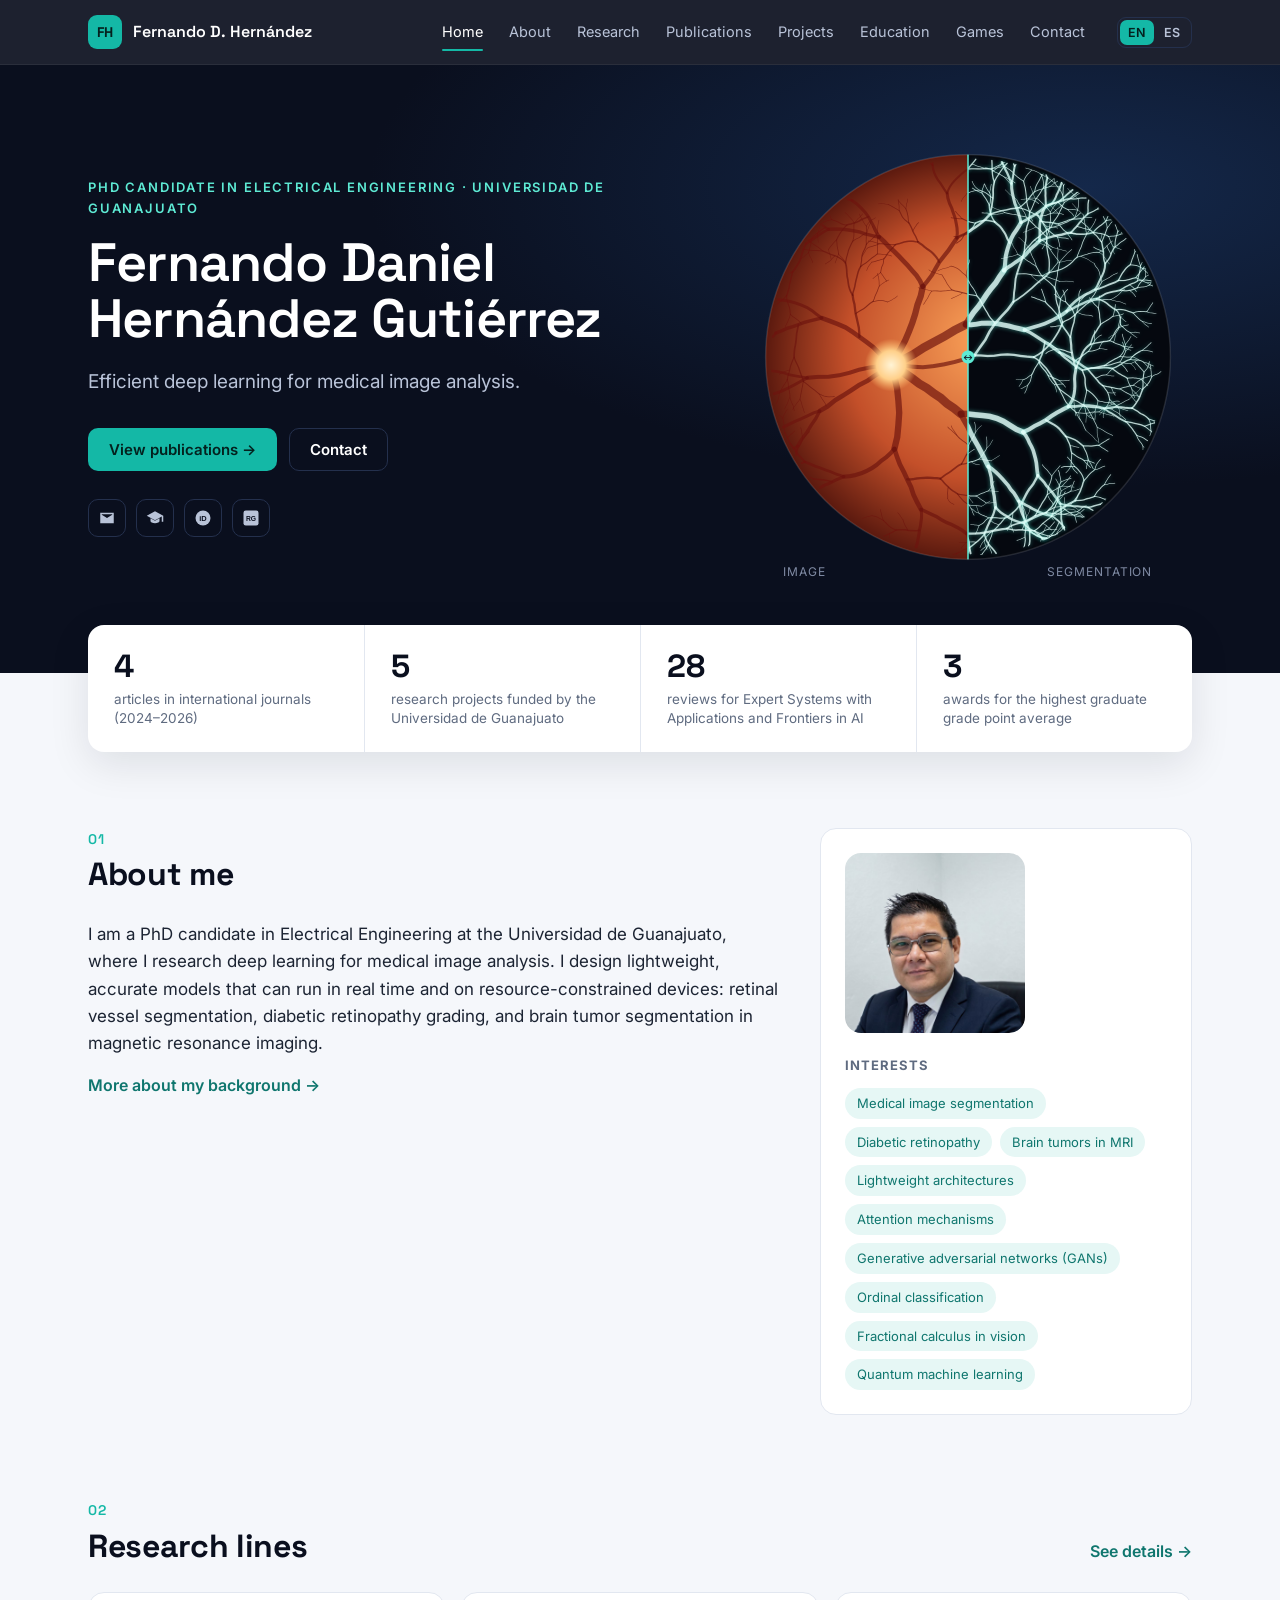
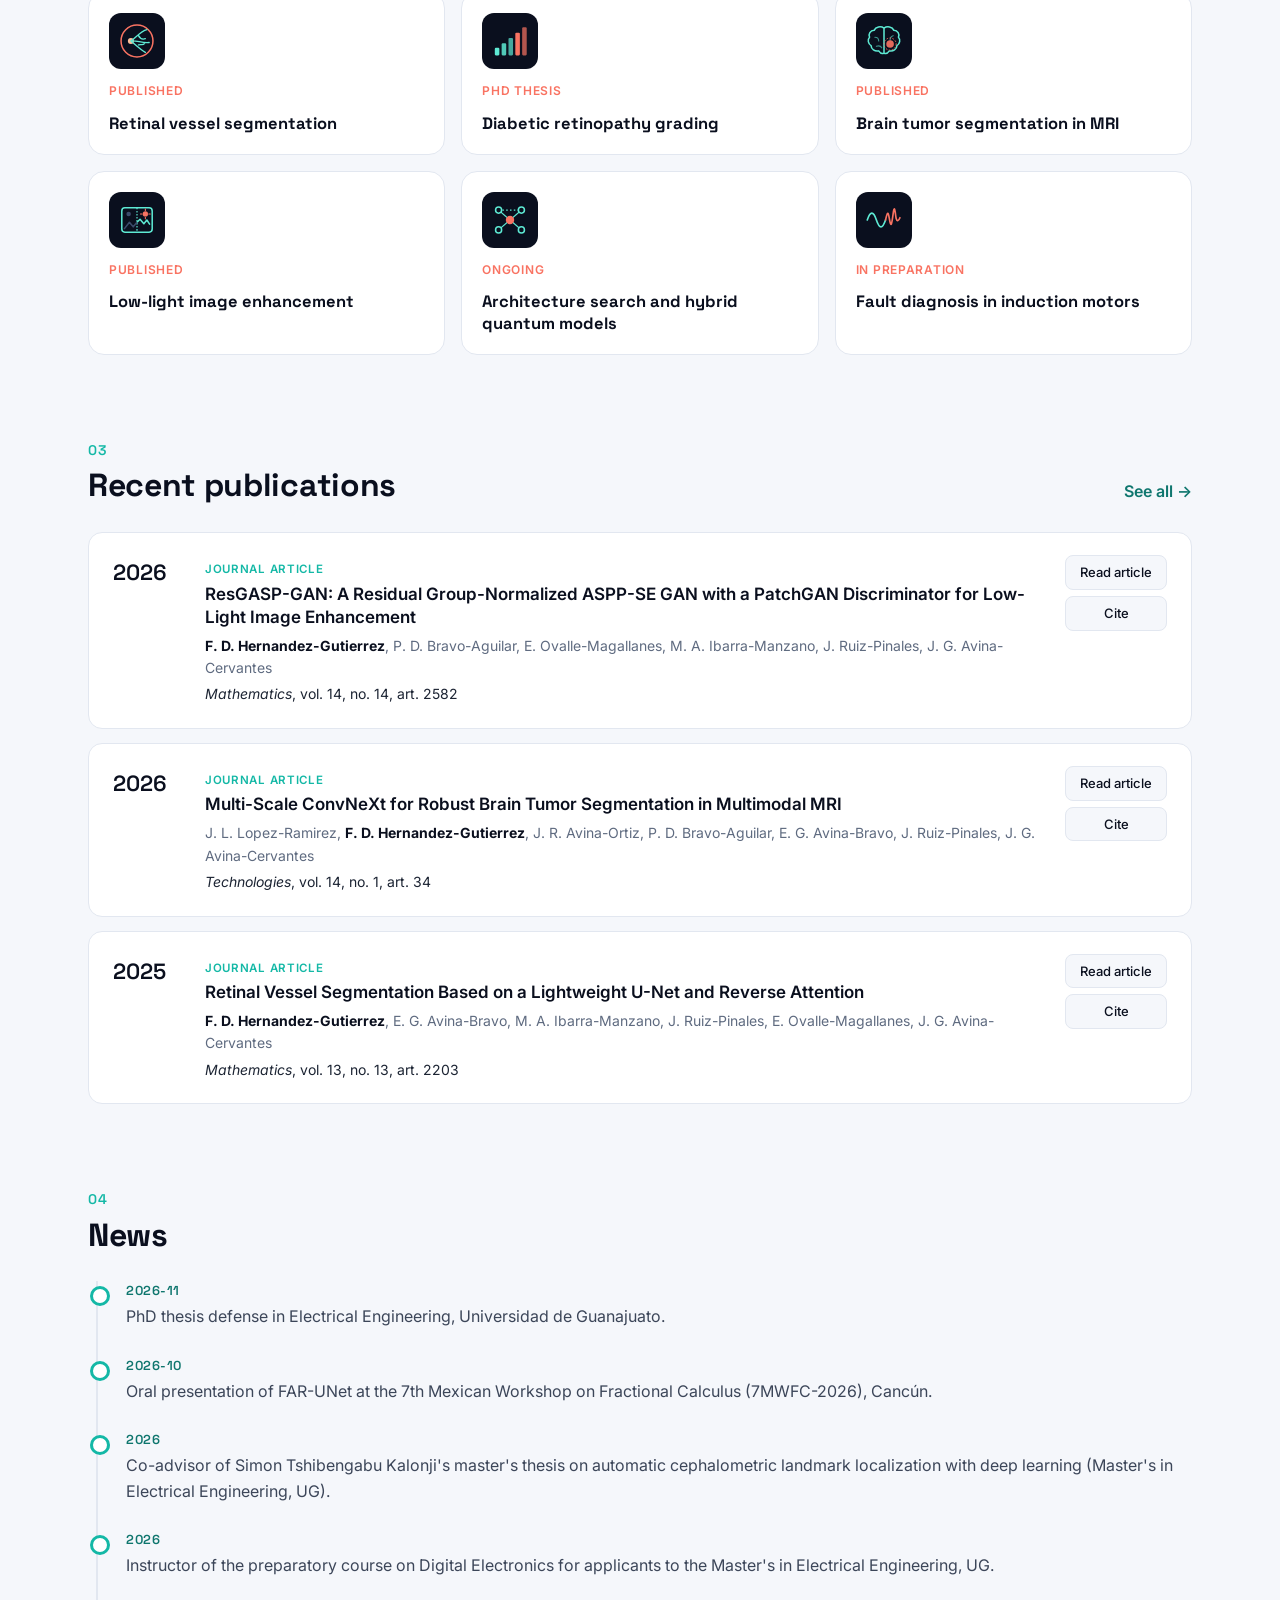
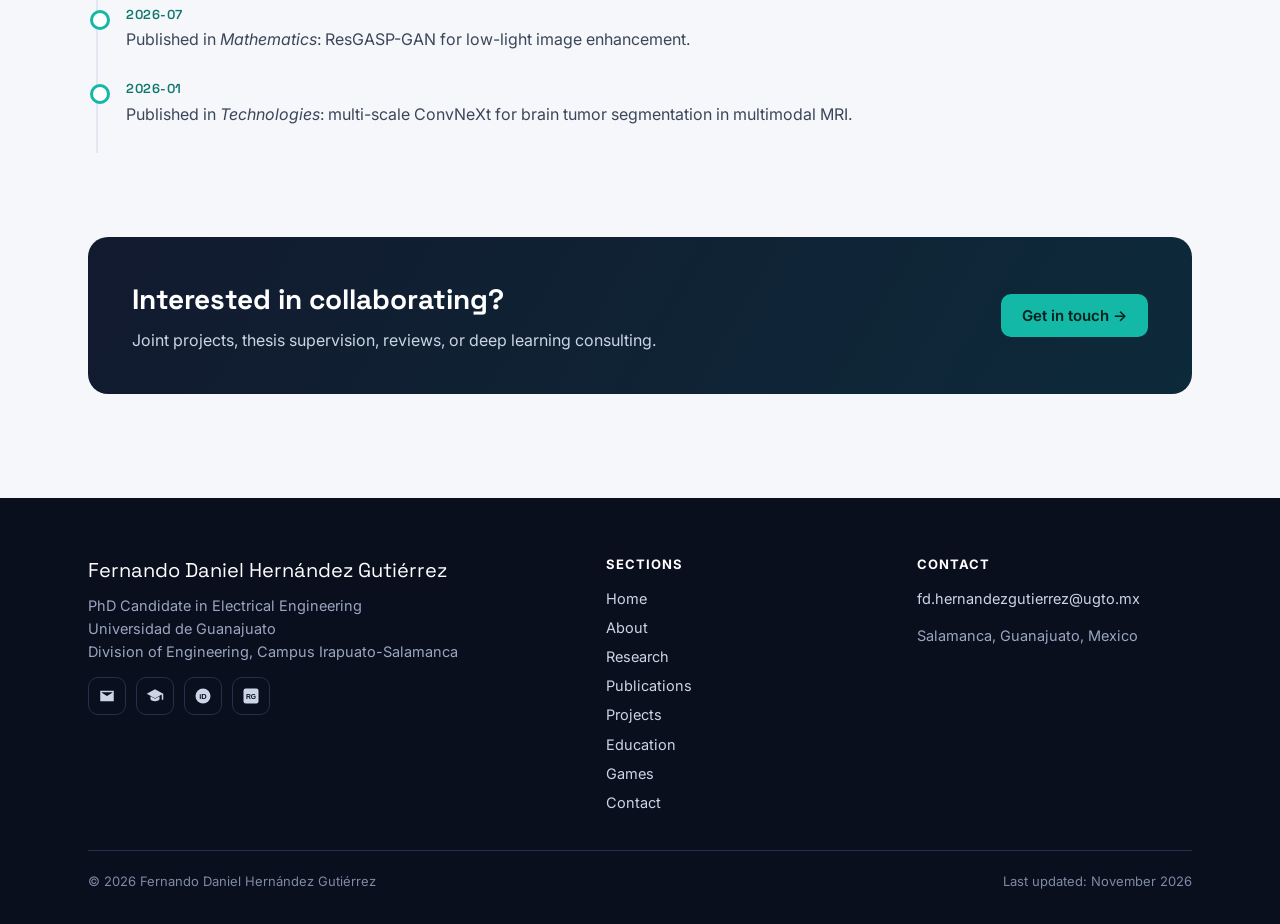
<file: index.html>
<!DOCTYPE html>
<html lang="en">
<head>
<meta charset="utf-8">
<meta name="viewport" content="width=device-width, initial-scale=1">
<title data-es="Fernando D. Hernández · Visión por computadora y aprendizaje profundo">Fernando D. Hernández · Computer Vision and Deep Learning</title>
<meta name="description" content="Deep learning research for medical imaging: retinal vessels, diabetic retinopathy, and brain tumors in MRI. Universidad de Guanajuato." data-es-content="Investigación en aprendizaje profundo para imágenes médicas: vasos retinales, retinopatía diabética y tumores cerebrales en resonancia magnética. Universidad de Guanajuato.">
<meta property="og:title" content="Fernando Daniel Hernández Gutiérrez · Research">
<meta property="og:description" content="Efficient deep learning for medical image analysis.">
<meta property="og:type" content="website">
<link rel="icon" href="assets/img/favicon.svg" type="image/svg+xml">
<link rel="preconnect" href="https://fonts.googleapis.com">
<link rel="preconnect" href="https://fonts.gstatic.com" crossorigin>
<link href="https://fonts.googleapis.com/css2?family=Inter:wght@400;500;600&family=Space+Grotesk:wght@500;600;700&display=swap" rel="stylesheet">
<link rel="stylesheet" href="assets/css/estilos.css">
<script type="application/ld+json">
{
  "@context": "https://schema.org",
  "@type": "Person",
  "name": "Fernando Daniel Hernández Gutiérrez",
  "jobTitle": "PhD Candidate in Electrical Engineering",
  "affiliation": { "@type": "CollegeOrUniversity", "name": "Universidad de Guanajuato" },
  "sameAs": ["https://orcid.org/0000-0001-9807-4048", "https://scholar.google.com/citations?user=Qr4X01QAAAAJ", "https://www.researchgate.net/profile/Fernando-Hernandez-Gutierrez"]
}
</script>
</head>
<body data-pagina="inicio">
<a class="saltar" href="#contenido" data-es="Saltar al contenido">Skip to content</a>
<div id="barra"></div>

<header class="portada">
  <div class="ancho">
    <div>
      <p class="sobretitulo" id="sobretitulo"></p>
      <h1 id="nombre"></h1>
      <p class="lema" id="lema"></p>
      <div class="botones">
        <a class="btn prim" href="publicaciones.html" data-es="Ver publicaciones →">View publications →</a>
        <a class="btn sec" href="contacto.html" data-es="Contacto">Contact</a>
      </div>
      <div class="redes" id="redes"></div>
    </div>
    <div class="lienzo" id="lienzo" title="Move the cursor to compare the image and its segmentation" data-es-title="Mueva el cursor para comparar imagen y segmentación">
      <canvas id="retina" width="880" height="880" role="img" aria-label="Illustration: retinal fundus image and its blood vessel segmentation" data-es-aria-label="Ilustración: fondo de retina y su segmentación de vasos sanguíneos"></canvas>
      <span class="rotulo r1" data-es="Imagen">Image</span><span class="rotulo r2" data-es="Segmentación">Segmentation</span>
    </div>
  </div>
</header>

<div class="cifras"><div class="ancho"><div class="rejilla" id="cifras"></div></div></div>

<main id="contenido">
  <section class="seccion">
    <div class="ancho dos-col">
      <div>
        <div class="cabeza"><div><span class="num">01</span><h2 data-es="Sobre mí">About me</h2></div></div>
        <div class="texto-largo" id="resumen"></div>
        <a class="mas" href="sobre-mi.html" data-es="Más sobre mi trayectoria →">More about my background →</a>
      </div>
      <div class="tarjeta perfil-inicio">
        <div class="foto foto-mini" id="foto"></div>
        <h4 data-es="Intereses">Interests</h4>
        <div class="pildoras" id="intereses"></div>
      </div>
    </div>
  </section>

  <section class="seccion">
    <div class="ancho">
      <div class="cabeza">
        <div><span class="num">02</span><h2 data-es="Líneas de investigación">Research lines</h2></div>
        <a class="mas" href="investigacion.html" data-es="Ver detalle →">See details →</a>
      </div>
      <div class="lineas-mini" id="lineas-mini"></div>
    </div>
  </section>

  <section class="seccion">
    <div class="ancho">
      <div class="cabeza">
        <div><span class="num">03</span><h2 data-es="Publicaciones recientes">Recent publications</h2></div>
        <a class="mas" href="publicaciones.html" data-es="Ver todas →">See all →</a>
      </div>
      <div class="pubs" id="recientes"></div>
    </div>
  </section>

  <section class="seccion">
    <div class="ancho">
      <div class="cabeza"><div><span class="num">04</span><h2 data-es="Noticias">News</h2></div></div>
      <ul class="cronologia" id="cronologia"></ul>

      <div class="cta">
        <div>
          <h2 data-es="¿Le interesa colaborar?">Interested in collaborating?</h2>
          <p data-es="Proyectos conjuntos, dirección de tesis, revisiones o asesoría en aprendizaje profundo.">Joint projects, thesis supervision, reviews, or deep learning consulting.</p>
        </div>
        <a class="btn prim" href="contacto.html" data-es="Escribirme →">Get in touch →</a>
      </div>
    </div>
  </section>
</main>

<div id="pie"></div>
<script src="assets/js/datos.js"></script>
<script src="assets/js/datos-en.js"></script>
<script src="assets/js/sitio.js"></script>
<script src="assets/js/retina.js"></script>
</body>
</html>
</file>
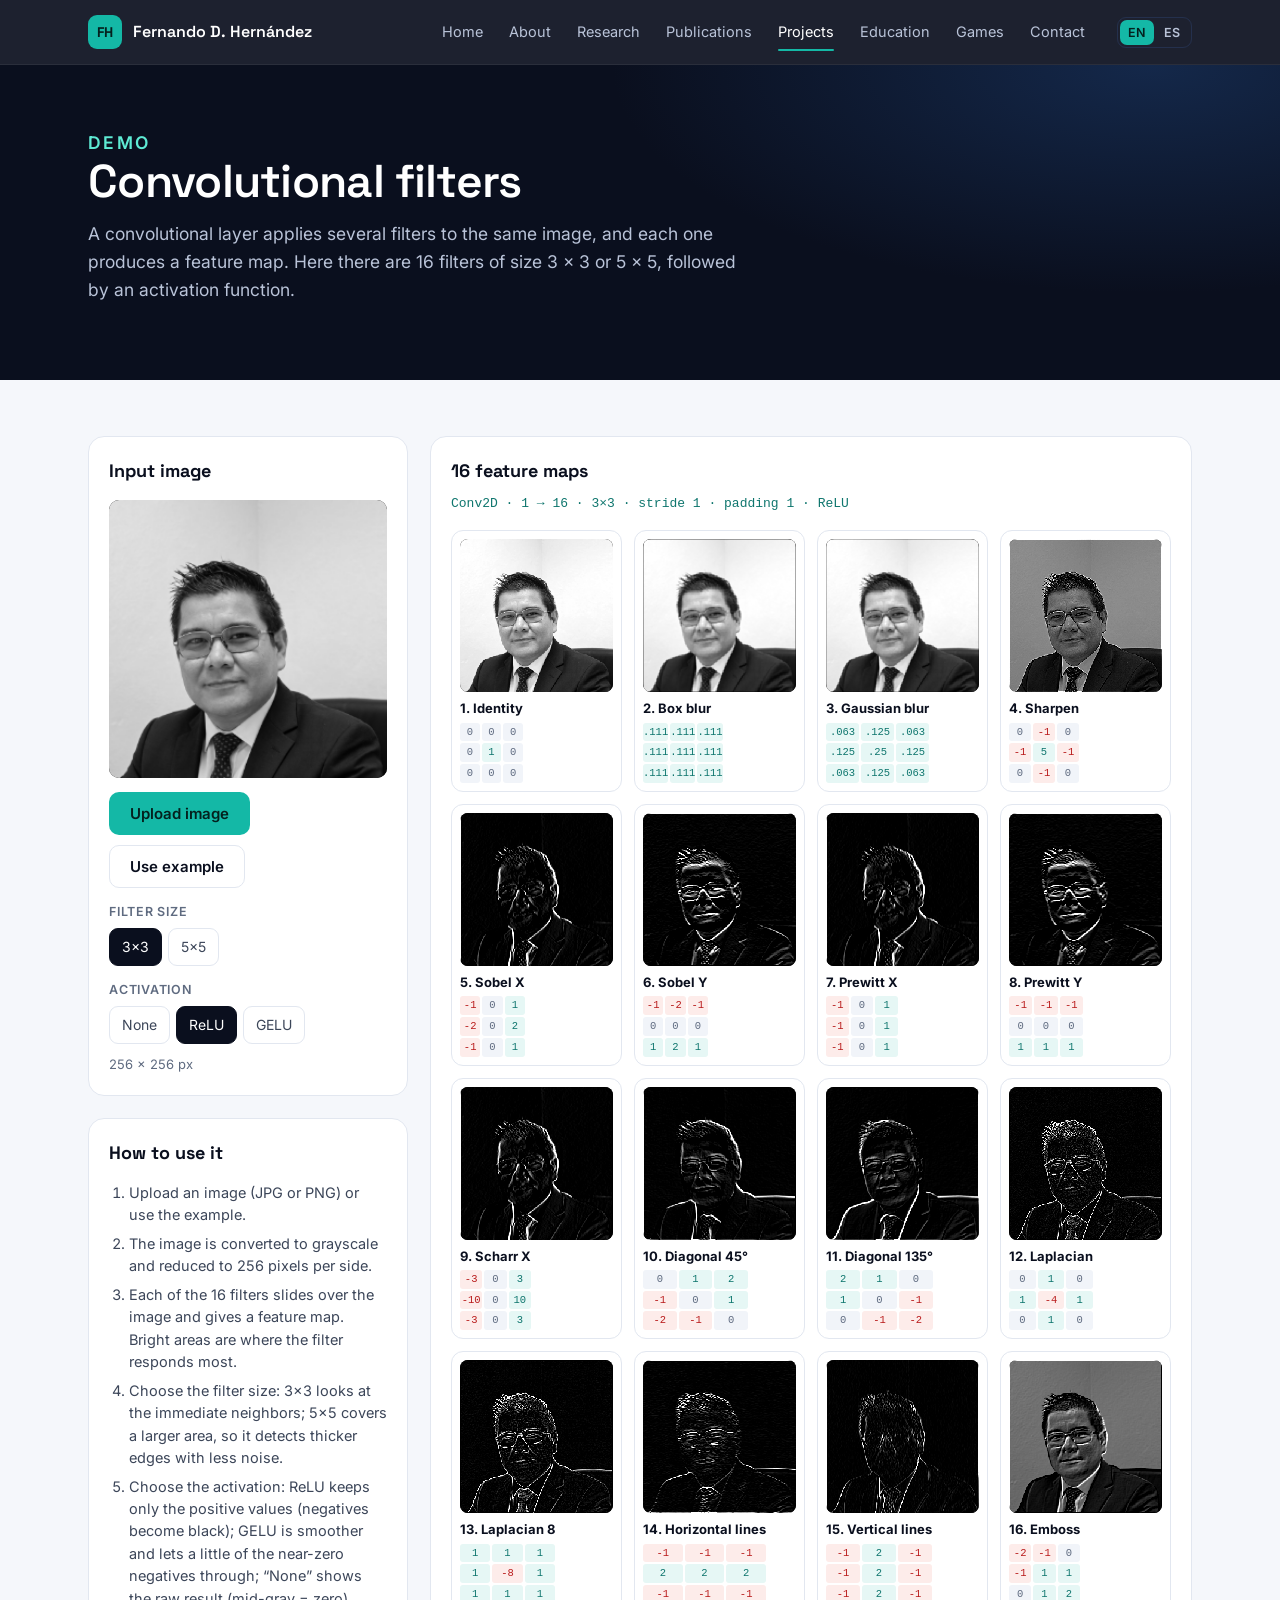
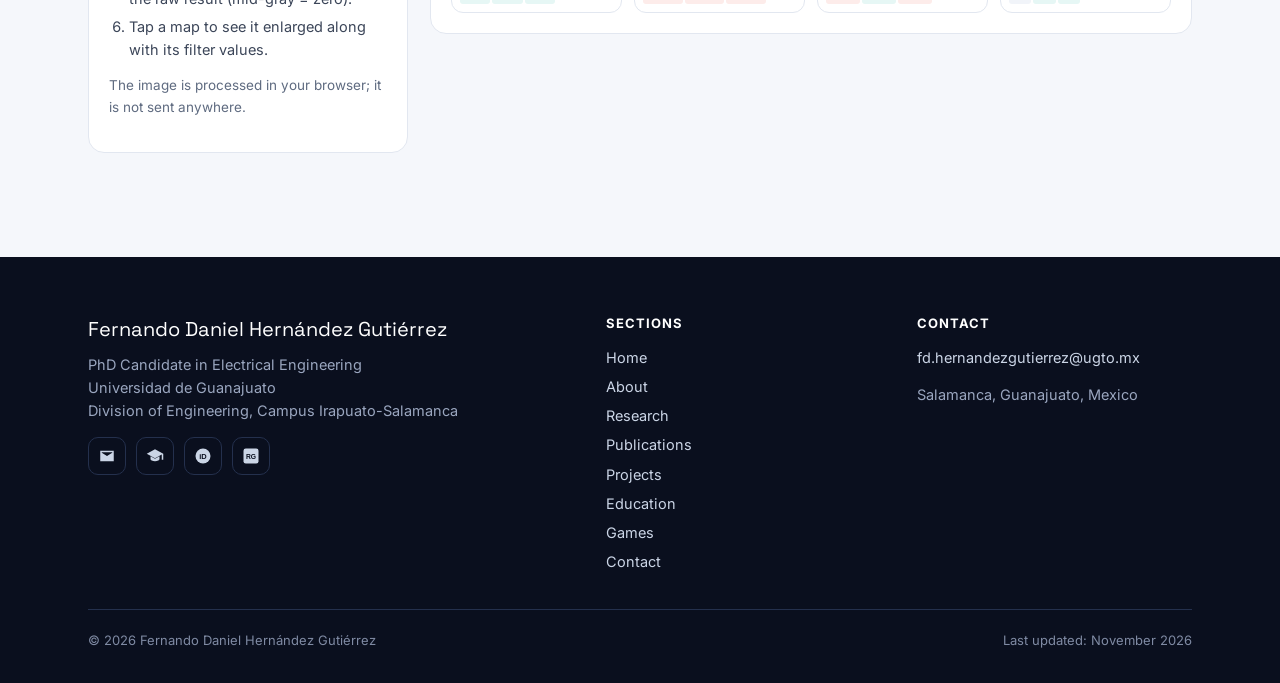
<file: convolucion/index.html>
<!DOCTYPE html>
<html lang="en">
<head>
<meta charset="utf-8">
<meta name="viewport" content="width=device-width, initial-scale=1">
<title data-es="Filtros convolucionales · Fernando D. Hernández">Convolutional Filters · Fernando D. Hernández</title>
<meta name="description" content="Upload an image and see the 16 feature maps produced by a convolutional layer with 3×3 or 5×5 filters and ReLU or GELU activation." data-es-content="Suba una imagen y vea los 16 mapas de características que produce una capa convolucional con filtros de 3×3 o 5×5 y activación ReLU o GELU.">
<link rel="icon" href="../assets/img/favicon.svg" type="image/svg+xml">
<link rel="preconnect" href="https://fonts.googleapis.com">
<link rel="preconnect" href="https://fonts.gstatic.com" crossorigin>
<link href="https://fonts.googleapis.com/css2?family=Inter:wght@400;500;600&family=Space+Grotesk:wght@500;600;700&display=swap" rel="stylesheet">
<link rel="stylesheet" href="../assets/css/estilos.css">
<link rel="stylesheet" href="convolucion.css">
</head>
<body data-pagina="convolucion" data-menu="proyectos" data-raiz="../">
<a class="saltar" href="#contenido" data-es="Saltar al contenido">Skip to content</a>
<div id="barra"></div>

<header class="cabecera-pagina">
  <div class="ancho">
    <p class="sobretitulo" data-es="Demostración">Demo</p>
    <h1 data-es="Filtros convolucionales">Convolutional filters</h1>
    <p data-es="Una capa convolucional aplica varios filtros a la misma imagen; cada uno produce un mapa de características. Aquí son 16 filtros de 3 × 3 o de 5 × 5, seguidos de una función de activación.">A convolutional layer applies several filters to the same image, and each one produces a feature map. Here there are 16 filters of size 3 × 3 or 5 × 5, followed by an activation function.</p>
  </div>
</header>

<main id="contenido">
  <section class="seccion primera">
    <div class="ancho">
      <div class="conv">
        <div class="conv-entrada">
          <div class="conv-panel">
            <h3 data-es="Imagen de entrada">Input image</h3>
            <canvas id="entrada" width="256" height="256" aria-label="Input image in grayscale" data-es-aria-label="Imagen de entrada en escala de grises"></canvas>
            <div class="botones">
              <label class="btn prim" for="archivo" data-es="Subir imagen">Upload image</label>
              <button type="button" class="btn claro" id="ejemplo" data-es="Usar ejemplo">Use example</button>
            </div>
            <input type="file" id="archivo" accept="image/*" hidden>
            <fieldset class="conv-grupo">
              <legend data-es="Tamaño del filtro">Filter size</legend>
              <label><input type="radio" name="tamano" value="3" checked> 3×3</label>
              <label><input type="radio" name="tamano" value="5"> 5×5</label>
            </fieldset>
            <fieldset class="conv-grupo">
              <legend data-es="Activación">Activation</legend>
              <label><input type="radio" name="activacion" value="ninguna"> <span data-es="Ninguna">None</span></label>
              <label><input type="radio" name="activacion" value="relu" checked> ReLU</label>
              <label><input type="radio" name="activacion" value="gelu"> GELU</label>
            </fieldset>
            <p class="conv-dato" id="dato"></p>
          </div>

          <div class="conv-panel conv-ayuda">
            <h3 data-es="Cómo usarlo">How to use it</h3>
            <ol>
              <li data-es="Suba una imagen (JPG o PNG) o use el ejemplo.">Upload an image (JPG or PNG) or use the example.</li>
              <li data-es="La imagen se pasa a escala de grises y se reduce a 256 píxeles por lado.">The image is converted to grayscale and reduced to 256 pixels per side.</li>
              <li data-es="Cada uno de los 16 filtros recorre la imagen y da un mapa de características. Las zonas claras son donde el filtro responde más.">Each of the 16 filters slides over the image and gives a feature map. Bright areas are where the filter responds most.</li>
              <li data-es="Elija el tamaño del filtro: 3×3 mira a los vecinos inmediatos; 5×5 abarca una zona más grande, así que detecta bordes más gruesos y con menos ruido.">Choose the filter size: 3×3 looks at the immediate neighbors; 5×5 covers a larger area, so it detects thicker edges with less noise.</li>
              <li data-es="Elija la activación: ReLU deja solo los valores positivos (lo negativo queda en negro); GELU es más suave y deja pasar un poco de los negativos cercanos a cero; «Ninguna» muestra el resultado tal cual (gris medio = cero).">Choose the activation: ReLU keeps only the positive values (negatives become black); GELU is smoother and lets a little of the near-zero negatives through; “None” shows the raw result (mid-gray = zero).</li>
              <li data-es="Toque un mapa para verlo en grande junto con los valores de su filtro.">Tap a map to see it enlarged along with its filter values.</li>
            </ol>
            <p class="nota" data-es="La imagen se procesa en su navegador; no se envía a ningún lado.">The image is processed in your browser; it is not sent anywhere.</p>
          </div>
        </div>

        <div class="conv-salida">
          <div class="conv-panel">
            <h3 data-es="16 mapas de características">16 feature maps</h3>
            <p class="conv-capa" id="capa">Conv2D · 1 → 16 · 3×3 · stride 1 · padding 1 · ReLU</p>
            <div class="conv-mapas" id="mapas"></div>
          </div>
        </div>
      </div>
    </div>
  </section>
</main>

<dialog class="conv-detalle" id="detalle">
  <form method="dialog"><button class="conv-cerrar" aria-label="Close" data-es-aria-label="Cerrar">×</button></form>
  <h3 id="detalle-titulo"></h3>
  <div class="conv-detalle-cuerpo">
    <canvas id="detalle-mapa" width="256" height="256"></canvas>
    <div>
      <p class="conv-dato" data-es="Valores del filtro">Filter values</p>
      <div class="conv-kernel grande" id="detalle-kernel"></div>
      <p class="conv-dato" id="detalle-texto"></p>
    </div>
  </div>
</dialog>

<div id="pie"></div>
<script src="../assets/js/datos.js"></script>
<script src="../assets/js/datos-en.js"></script>
<script src="../assets/js/sitio.js"></script>
<script src="convolucion.js"></script>
</body>
</html>
</file>
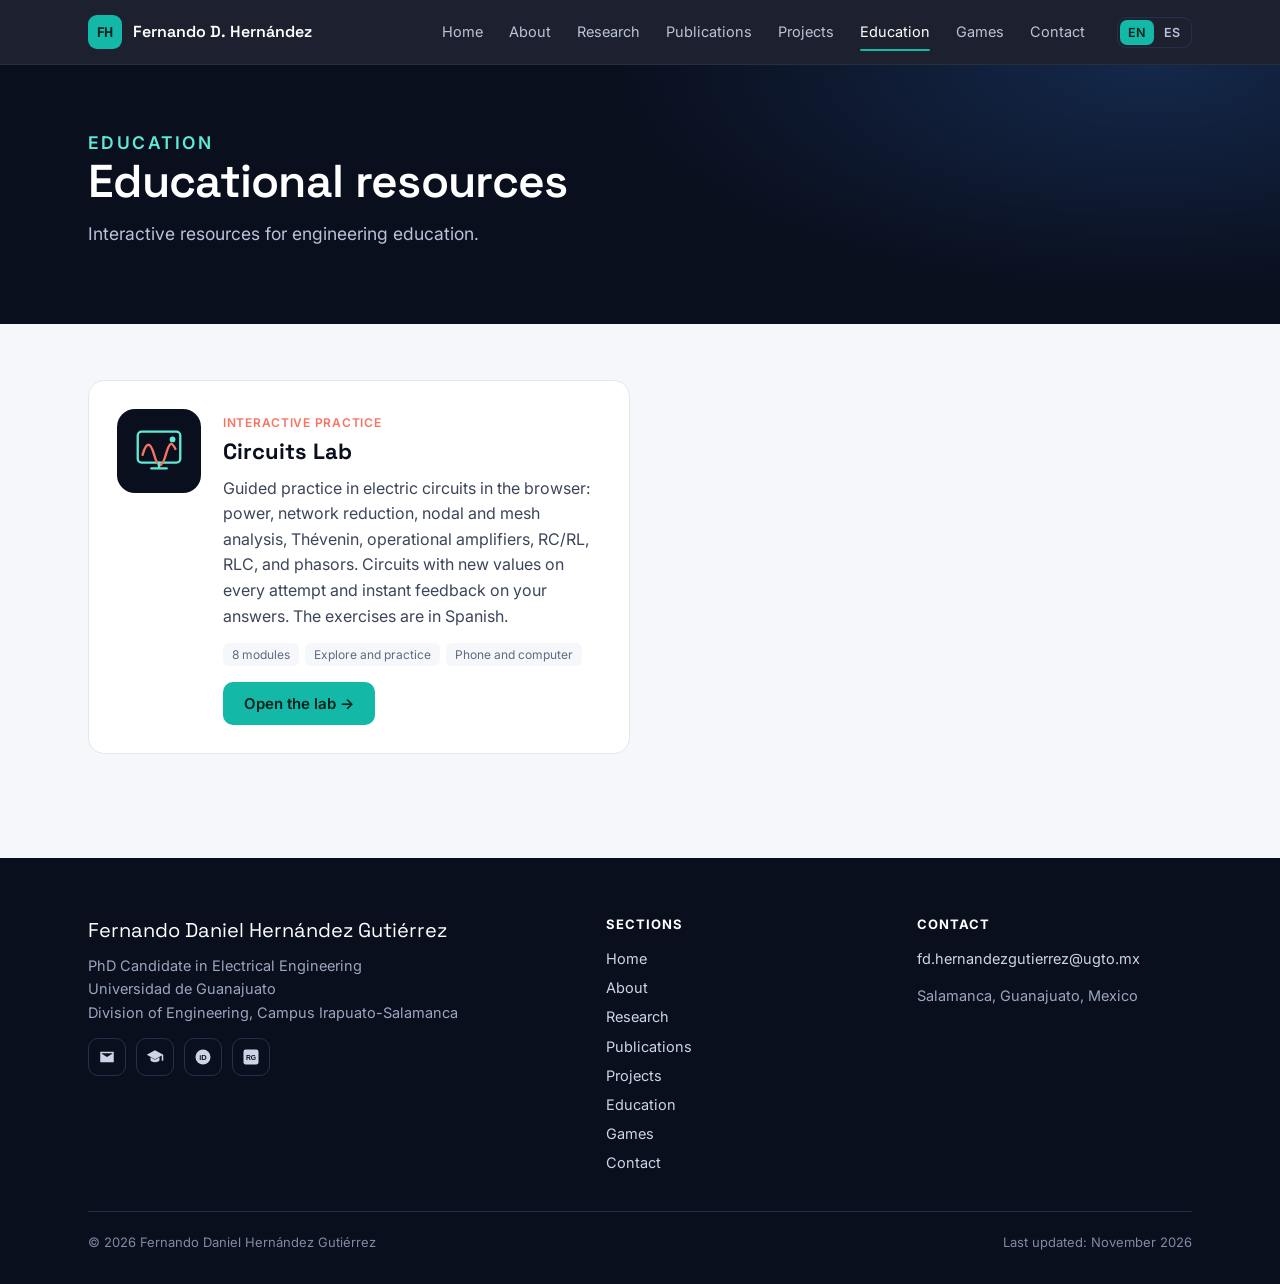
<file: educacion/index.html>
<!DOCTYPE html>
<html lang="en">
<head>
<meta charset="utf-8">
<meta name="viewport" content="width=device-width, initial-scale=1">
<title data-es="Educación · Fernando D. Hernández">Education · Fernando D. Hernández</title>
<meta name="description" content="Interactive resources for engineering education: the Circuits Lab in the browser." data-es-content="Recursos interactivos para la enseñanza de la ingeniería: Laboratorio de Circuitos en el navegador.">
<link rel="icon" href="../assets/img/favicon.svg" type="image/svg+xml">
<link rel="preconnect" href="https://fonts.googleapis.com">
<link rel="preconnect" href="https://fonts.gstatic.com" crossorigin>
<link href="https://fonts.googleapis.com/css2?family=Inter:wght@400;500;600&family=Space+Grotesk:wght@500;600;700&display=swap" rel="stylesheet">
<link rel="stylesheet" href="../assets/css/estilos.css">
</head>
<body data-pagina="educacion" data-raiz="../">
<a class="saltar" href="#contenido" data-es="Saltar al contenido">Skip to content</a>
<div id="barra"></div>

<header class="cabecera-pagina">
  <div class="ancho">
    <p class="sobretitulo" data-es="Educación">Education</p>
    <h1 data-es="Material educativo">Educational resources</h1>
    <p data-es="Recursos interactivos para la enseñanza de la ingeniería.">Interactive resources for engineering education.</p>
  </div>
</header>

<main id="contenido">
  <section class="seccion primera">
    <div class="ancho">
      <div class="recursos">
        <article class="recurso">
          <div class="ilus">
            <svg viewBox="0 0 60 60" aria-hidden="true">
              <rect x="8" y="10" width="44" height="32" rx="4" fill="none" stroke="#5eead4" stroke-width="2.4"/>
              <path d="M13 34c4-14 8-14 12 0s8 14 12 0 6-14 10-6" fill="none" stroke="#f97362" stroke-width="2.4" stroke-linecap="round"/>
              <path d="M22 48h16M30 42v6" stroke="#5eead4" stroke-width="2.4" stroke-linecap="round"/>
              <circle cx="44" cy="18" r="3" fill="#5eead4"/>
            </svg>
          </div>
          <div>
            <span class="estado" data-es="Práctica interactiva">Interactive practice</span>
            <h3 data-es="Laboratorio de Circuitos">Circuits Lab</h3>
            <p data-es="Práctica guiada de circuitos eléctricos en el navegador: potencia, reducción de redes, nodos y mallas, Thévenin, amplificador operacional, RC/RL, RLC y fasores. Circuitos con valores nuevos en cada intento y revisión inmediata de tus respuestas.">Guided practice in electric circuits in the browser: power, network reduction, nodal and mesh analysis, Thévenin, operational amplifiers, RC/RL, RLC, and phasors. Circuits with new values on every attempt and instant feedback on your answers. The exercises are in Spanish.</p>
            <div class="tags"><span data-es="8 módulos">8 modules</span><span data-es="Explorar y practicar">Explore and practice</span><span data-es="Celular y computadora">Phone and computer</span></div>
            <div class="botones"><a class="btn prim" href="laboratorio-circuitos/index.html" data-es="Abrir laboratorio →">Open the lab →</a></div>
          </div>
        </article>
      </div>
    </div>
  </section>
</main>

<div id="pie"></div>
<script src="../assets/js/datos.js"></script>
<script src="../assets/js/datos-en.js"></script>
<script src="../assets/js/sitio.js"></script>
</body>
</html>
</file>
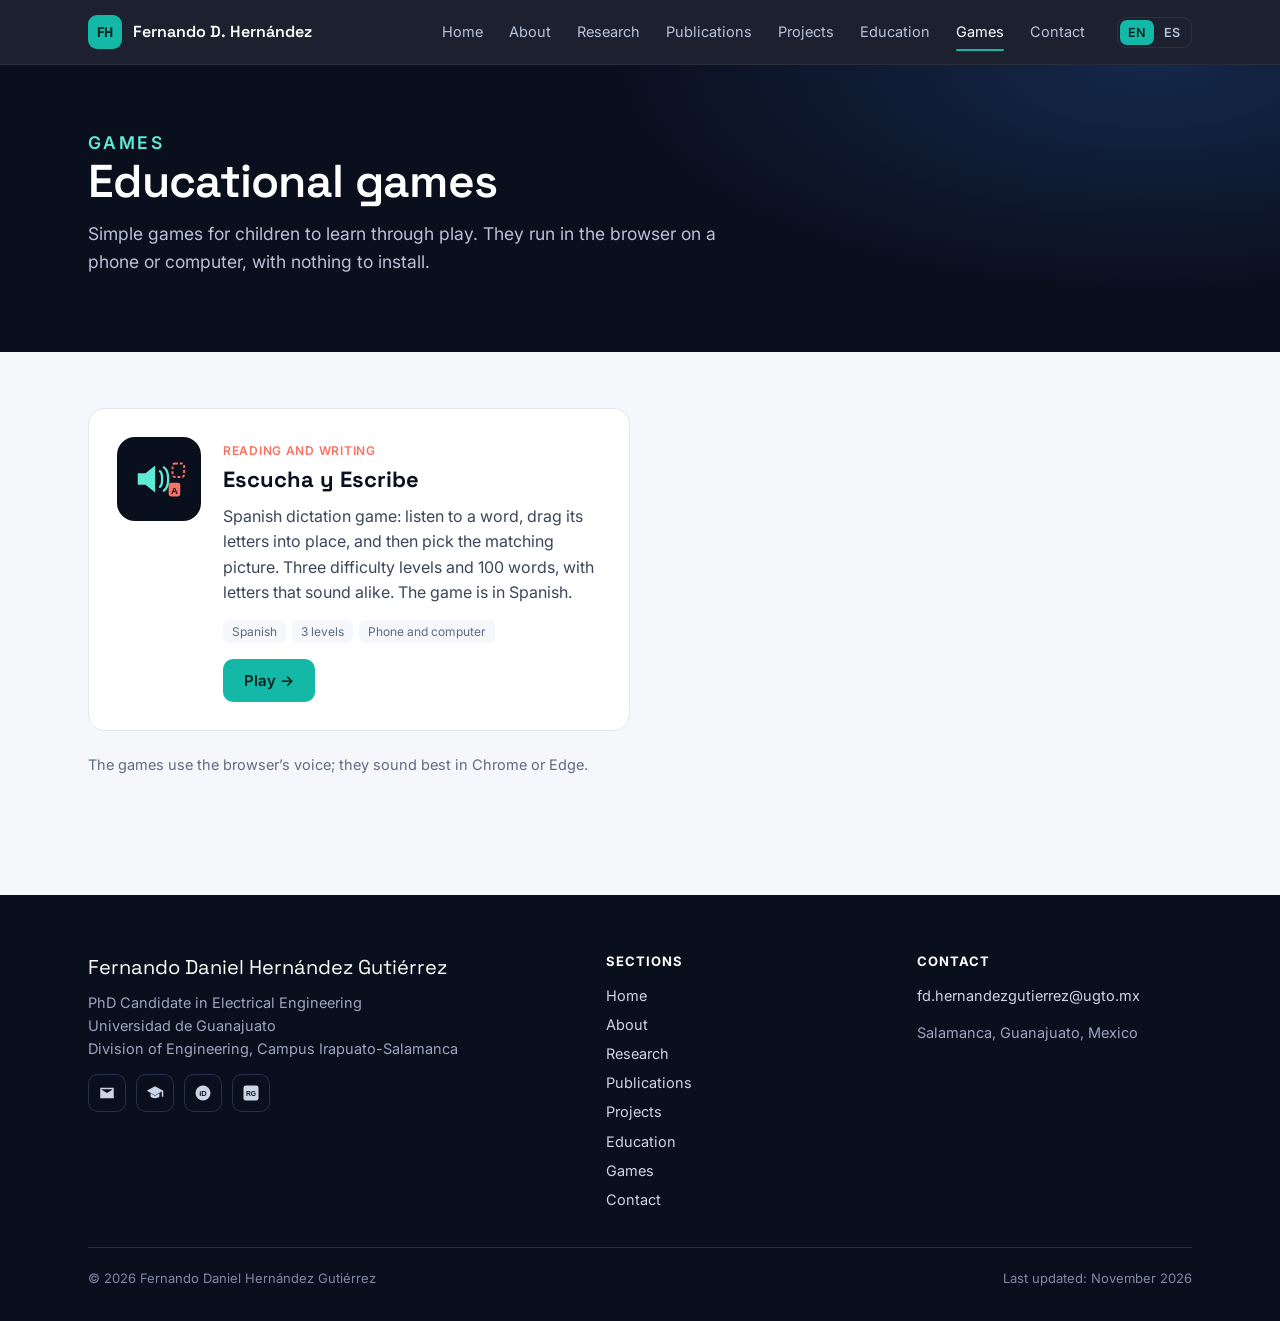
<file: juegos/index.html>
<!DOCTYPE html>
<html lang="en">
<head>
<meta charset="utf-8">
<meta name="viewport" content="width=device-width, initial-scale=1">
<title data-es="Juegos · Fernando D. Hernández">Games · Fernando D. Hernández</title>
<meta name="description" content="Educational games for children that run in the browser: Escucha y Escribe, a Spanish dictation game." data-es-content="Juegos educativos para niñas y niños que funcionan en el navegador, sin instalar nada.">
<link rel="icon" href="../assets/img/favicon.svg" type="image/svg+xml">
<link rel="preconnect" href="https://fonts.googleapis.com">
<link rel="preconnect" href="https://fonts.gstatic.com" crossorigin>
<link href="https://fonts.googleapis.com/css2?family=Inter:wght@400;500;600&family=Space+Grotesk:wght@500;600;700&display=swap" rel="stylesheet">
<link rel="stylesheet" href="../assets/css/estilos.css">
</head>
<body data-pagina="juegos" data-raiz="../">
<a class="saltar" href="#contenido" data-es="Saltar al contenido">Skip to content</a>
<div id="barra"></div>

<header class="cabecera-pagina">
  <div class="ancho">
    <p class="sobretitulo" data-es="Juegos">Games</p>
    <h1 data-es="Juegos educativos">Educational games</h1>
    <p data-es="Juegos sencillos para aprender jugando, pensados para niñas y niños. Funcionan en el navegador del celular o de la computadora, sin instalar nada.">Simple games for children to learn through play. They run in the browser on a phone or computer, with nothing to install.</p>
  </div>
</header>

<main id="contenido">
  <section class="seccion primera">
    <div class="ancho">
      <div class="recursos">
        <article class="recurso">
          <div class="ilus">
            <svg viewBox="0 0 60 60" aria-hidden="true">
              <path d="M8 24h8l10-8v28l-10-8H8z" fill="#5eead4"/>
              <path d="M31 22c3 2 3 14 0 16M35 18c6 4 6 20 0 24" fill="none" stroke="#5eead4" stroke-width="2.4" stroke-linecap="round"/>
              <rect x="40" y="34" width="12" height="14" rx="2.5" fill="#f97362"/>
              <text x="46" y="45" font-family="Arial" font-size="10" font-weight="700" text-anchor="middle" fill="#0a0f1e">A</text>
              <rect x="44" y="14" width="12" height="14" rx="2.5" fill="none" stroke="#f97362" stroke-width="2" stroke-dasharray="3 2"/>
            </svg>
          </div>
          <div>
            <span class="estado" data-es="Lectoescritura">Reading and writing</span>
            <h3>Escucha y Escribe</h3>
            <p data-es="Juego de dictado: escucha una palabra, arrastra las letras a su lugar y después elige el dibujo que le corresponde. Tiene tres niveles de dificultad y 100 palabras.">Spanish dictation game: listen to a word, drag its letters into place, and then pick the matching picture. Three difficulty levels and 100 words, with letters that sound alike. The game is in Spanish.</p>
            <div class="tags"><span data-es="Español">Spanish</span><span data-es="3 niveles">3 levels</span><span data-es="Celular y computadora">Phone and computer</span></div>
            <div class="botones"><a class="btn prim" href="escucha-y-escribe/index.html" data-es="Jugar →">Play →</a></div>
          </div>
        </article>
      </div>
      <p class="nota" data-es="Los juegos usan la voz del navegador; se escuchan mejor en Chrome o Edge.">The games use the browser’s voice; they sound best in Chrome or Edge.</p>
    </div>
  </section>
</main>

<div id="pie"></div>
<script src="../assets/js/datos.js"></script>
<script src="../assets/js/datos-en.js"></script>
<script src="../assets/js/sitio.js"></script>
</body>
</html>
</file>
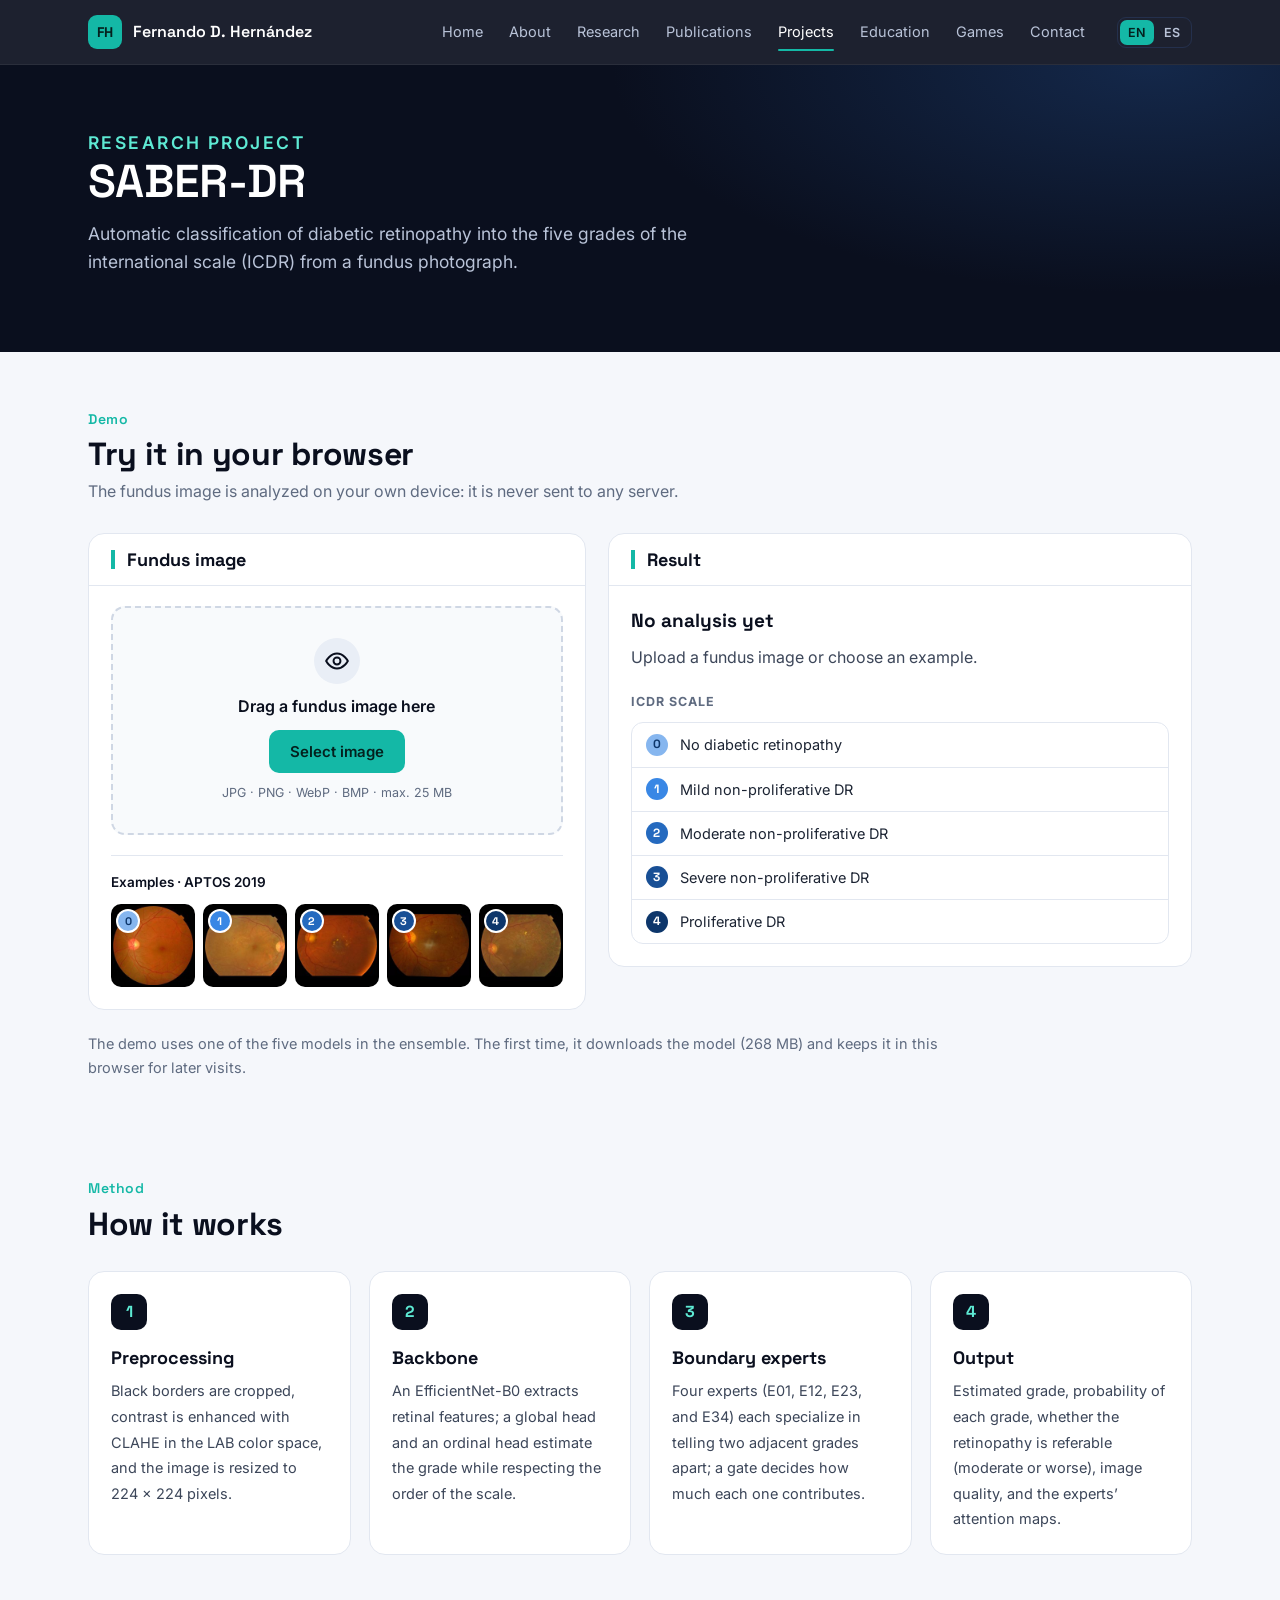
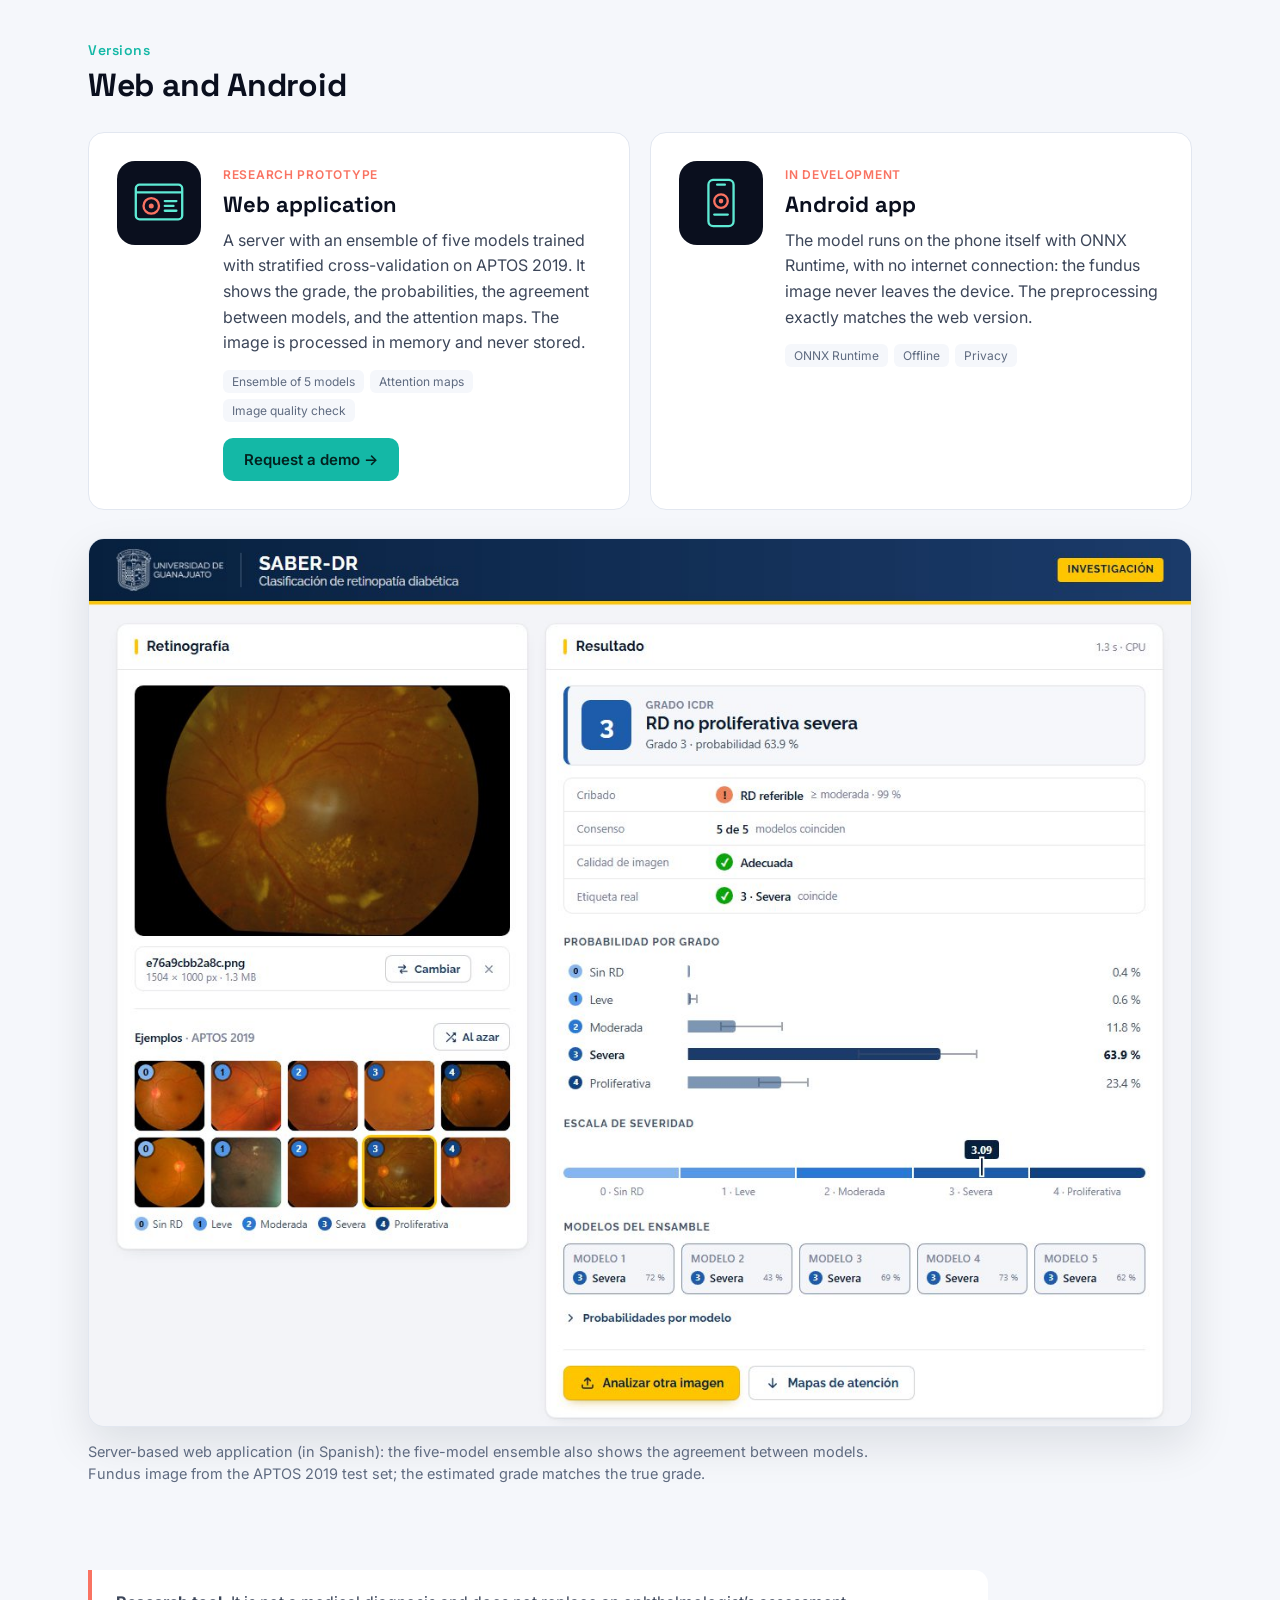
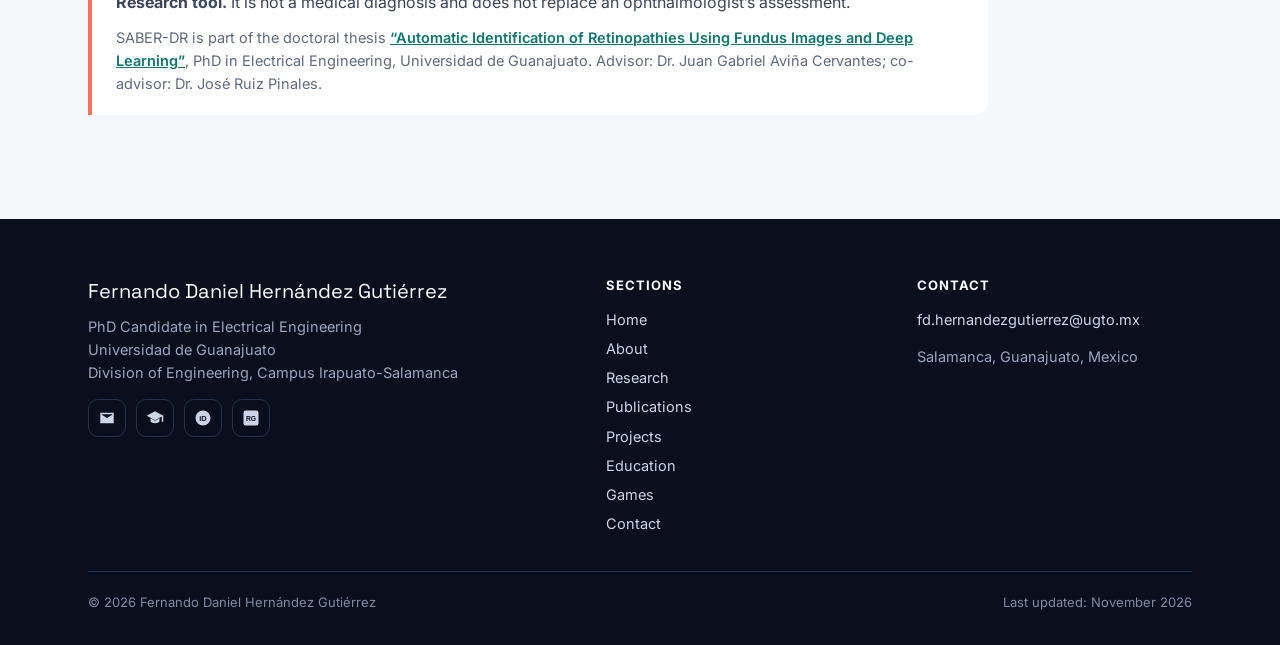
<file: saber-dr/index.html>
<!DOCTYPE html>
<html lang="en">
<head>
<meta charset="utf-8">
<meta name="viewport" content="width=device-width, initial-scale=1">
<title data-es="SABER-DR · Fernando D. Hernández">SABER-DR · Fernando D. Hernández</title>
<meta name="description" content="SABER-DR: automatic five-grade diabetic retinopathy classification with ordinal learning and experts at the boundaries between grades. Try it in your browser: the image never leaves your device." data-es-content="SABER-DR: clasificación automática de la retinopatía diabética en cinco grados con aprendizaje ordinal y expertos en las fronteras entre grados. Pruébelo en el navegador: la imagen no sale de su equipo.">
<link rel="icon" href="../assets/img/favicon.svg" type="image/svg+xml">
<link rel="preconnect" href="https://fonts.googleapis.com">
<link rel="preconnect" href="https://fonts.gstatic.com" crossorigin>
<link href="https://fonts.googleapis.com/css2?family=Inter:wght@400;500;600&family=Space+Grotesk:wght@500;600;700&display=swap" rel="stylesheet">
<link rel="stylesheet" href="../assets/css/estilos.css">
<link rel="stylesheet" href="css/demo.css">
</head>
<body data-pagina="saber-dr" data-menu="proyectos" data-raiz="../">
<a class="saltar" href="#contenido" data-es="Saltar al contenido">Skip to content</a>
<div id="barra"></div>

<header class="cabecera-pagina">
  <div class="ancho">
    <p class="sobretitulo" data-es="Proyecto de investigación">Research project</p>
    <h1>SABER-DR</h1>
    <p data-es="Clasificación automática de la retinopatía diabética en los cinco grados de la escala internacional (ICDR) a partir de una retinografía.">Automatic classification of diabetic retinopathy into the five grades of the international scale (ICDR) from a fundus photograph.</p>
  </div>
</header>

<main id="contenido">
  <section class="seccion primera" id="demo">
    <div class="ancho">
      <div class="cabeza"><div><span class="num" data-es="Demostración">Demo</span><h2 data-es="Pruébelo en su navegador">Try it in your browser</h2>
        <p data-es="La retinografía se analiza en su propio equipo: no se envía a ningún servidor.">The fundus image is analyzed on your own device: it is never sent to any server.</p></div></div>

      <div class="demo">
        <div class="demo-panel">
          <div class="demo-titulo"><h3 data-es="Retinografía">Fundus image</h3></div>
          <div class="demo-cuerpo">
            <div class="zona" id="zona">
              <svg viewBox="0 0 24 24" aria-hidden="true"><path d="M2 12s3.6-7 10-7 10 7 10 7-3.6 7-10 7S2 12 2 12Z" fill="none" stroke="currentColor" stroke-width="1.8"/><circle cx="12" cy="12" r="3.2" fill="none" stroke="currentColor" stroke-width="1.8"/></svg>
              <p data-es="Arrastre una retinografía aquí">Drag a fundus image here</p>
              <label class="btn prim" for="archivo" data-es="Seleccionar imagen">Select image</label>
              <input type="file" id="archivo" accept="image/png,image/jpeg,image/webp,image/bmp" hidden>
              <small data-es="JPG · PNG · WebP · BMP · máx. 25 MB">JPG · PNG · WebP · BMP · max. 25 MB</small>
            </div>
            <div class="vista" id="vista" hidden>
              <img id="vista-img" alt="Selected fundus image" data-es-alt="Retinografía seleccionada">
              <div class="vista-pie"><div><b id="vista-nombre"></b><small id="vista-datos"></small></div>
                <button type="button" class="btn claro chico" id="cambiar" data-es="Cambiar">Change</button></div>
            </div>
            <div class="ejemplos">
              <p data-es="Ejemplos · APTOS 2019">Examples · APTOS 2019</p>
              <div class="ejemplos-lista" id="ejemplos"></div>
            </div>
          </div>
        </div>

        <div class="demo-panel">
          <div class="demo-titulo"><h3 data-es="Resultado">Result</h3><small id="tiempos"></small></div>
          <div class="demo-cuerpo" id="resultado" aria-live="polite"></div>
        </div>
      </div>

      <div class="demo-panel mapas" id="mapas" hidden>
        <div class="demo-titulo"><h3 data-es="Mapas de atención">Attention maps</h3><small data-es="Expertos de frontera entre grados contiguos">Boundary experts between adjacent grades</small></div>
        <div class="demo-cuerpo">
          <div class="mapas-lista" id="mapas-lista"></div>
          <div class="mapas-leyenda"><span data-es="Atención">Attention</span><small data-es="baja">low</small><i aria-hidden="true"></i><small data-es="alta">high</small></div>
        </div>
      </div>

      <p class="nota demo-nota"><span id="nota-modelo" data-es="La demostración usa uno de los cinco modelos del ensamble. La primera vez descarga el modelo (268 MB) y lo guarda en este navegador para las siguientes visitas.">The demo uses one of the five models in the ensemble. The first time, it downloads the model (268 MB) and keeps it in this browser for later visits.</span>
        <button type="button" class="enlace" id="borrar" hidden data-es="Borrar el modelo guardado">Delete the saved model</button></p>
    </div>
  </section>

  <section class="seccion">
    <div class="ancho">
      <div class="cabeza"><div><span class="num" data-es="Método">Method</span><h2 data-es="Cómo funciona">How it works</h2></div></div>
      <ol class="pasos">
        <li><b data-es="Preprocesamiento">Preprocessing</b><span data-es="Recorte de los bordes negros, mejora del contraste con CLAHE en el espacio de color LAB y redimensionado a 224 × 224 píxeles.">Black borders are cropped, contrast is enhanced with CLAHE in the LAB color space, and the image is resized to 224 × 224 pixels.</span></li>
        <li><b data-es="Red troncal">Backbone</b><span data-es="Una EfficientNet-B0 extrae las características de la retina; una cabeza global y una cabeza ordinal estiman el grado respetando el orden de la escala.">An EfficientNet-B0 extracts retinal features; a global head and an ordinal head estimate the grade while respecting the order of the scale.</span></li>
        <li><b data-es="Expertos de frontera">Boundary experts</b><span data-es="Cuatro expertos (E01, E12, E23 y E34) se especializan cada uno en distinguir dos grados contiguos; una compuerta decide cuánto interviene cada uno.">Four experts (E01, E12, E23, and E34) each specialize in telling two adjacent grades apart; a gate decides how much each one contributes.</span></li>
        <li><b data-es="Resultado">Output</b><span data-es="Grado estimado, probabilidad de cada grado, si la retinopatía es referible (moderada o mayor), calidad de la imagen y mapas de atención de los expertos.">Estimated grade, probability of each grade, whether the retinopathy is referable (moderate or worse), image quality, and the experts’ attention maps.</span></li>
      </ol>
    </div>
  </section>

  <section class="seccion" id="versiones">
    <div class="ancho">
      <div class="cabeza"><div><span class="num" data-es="Versiones">Versions</span><h2 data-es="Web y Android">Web and Android</h2></div></div>
      <div class="recursos">
        <article class="recurso">
          <div class="ilus">
            <svg viewBox="0 0 60 60" aria-hidden="true">
              <rect x="6" y="11" width="48" height="36" rx="4" fill="none" stroke="#5eead4" stroke-width="2.4"/>
              <path d="M6 19h48" stroke="#5eead4" stroke-width="2.4"/>
              <circle cx="22" cy="33" r="8" fill="none" stroke="#f97362" stroke-width="2.4"/>
              <circle cx="22" cy="33" r="2.6" fill="#f97362"/>
              <path d="M36 28h12M36 33h9M36 38h12" stroke="#5eead4" stroke-width="2.4" stroke-linecap="round"/>
            </svg>
          </div>
          <div>
            <span class="estado" data-es="Prototipo de investigación">Research prototype</span>
            <h3 data-es="Aplicación web">Web application</h3>
            <p data-es="Servidor con un ensamble de cinco modelos entrenados con validación cruzada estratificada en APTOS 2019. Muestra el grado, las probabilidades, el acuerdo entre modelos y los mapas de atención. La imagen se procesa en memoria y no se guarda.">A server with an ensemble of five models trained with stratified cross-validation on APTOS 2019. It shows the grade, the probabilities, the agreement between models, and the attention maps. The image is processed in memory and never stored.</p>
            <div class="tags"><span data-es="Ensamble de 5 modelos">Ensemble of 5 models</span><span data-es="Mapas de atención">Attention maps</span><span data-es="Control de calidad de imagen">Image quality check</span></div>
            <div class="botones"><a class="btn prim" href="../contacto.html" data-es="Solicitar una demostración →">Request a demo →</a></div>
          </div>
        </article>
        <article class="recurso">
          <div class="ilus">
            <svg viewBox="0 0 60 60" aria-hidden="true">
              <rect x="17" y="6" width="26" height="48" rx="5" fill="none" stroke="#5eead4" stroke-width="2.4"/>
              <path d="M26 11h8" stroke="#5eead4" stroke-width="2.4" stroke-linecap="round"/>
              <circle cx="30" cy="28" r="7" fill="none" stroke="#f97362" stroke-width="2.4"/>
              <circle cx="30" cy="28" r="2.4" fill="#f97362"/>
              <path d="M23 42h14" stroke="#5eead4" stroke-width="2.4" stroke-linecap="round"/>
            </svg>
          </div>
          <div>
            <span class="estado" data-es="En desarrollo">In development</span>
            <h3 data-es="Aplicación Android">Android app</h3>
            <p data-es="El modelo se ejecuta en el propio teléfono con ONNX Runtime, sin conexión a internet: la retinografía nunca sale del dispositivo. El preprocesamiento reproduce exactamente el de la versión web.">The model runs on the phone itself with ONNX Runtime, with no internet connection: the fundus image never leaves the device. The preprocessing exactly matches the web version.</p>
            <div class="tags"><span>ONNX Runtime</span><span data-es="Sin conexión">Offline</span><span data-es="Privacidad">Privacy</span></div>
          </div>
        </article>
      </div>
      <figure class="figura" style="margin-top:28px">
        <a href="img/resultado.jpg" title="View the full-size image" data-es-title="Ver la imagen en tamaño completo"><img src="img/resultado.jpg" width="1280" height="1030" loading="lazy" alt="Results screen of the server-based web application (in Spanish): on the left, the analyzed fundus image; on the right, grade 3, severe non-proliferative diabetic retinopathy, with a probability of 63.9%, referable retinopathy, five of five models in agreement, adequate image quality, and the probability of each grade." data-es-alt="Pantalla de resultados de la aplicación web con servidor: a la izquierda la retinografía analizada; a la derecha el grado 3, retinopatía diabética no proliferativa severa, con probabilidad de 63.9 %, retinopatía referible, cinco de cinco modelos de acuerdo, calidad de imagen adecuada y la probabilidad de cada grado."></a>
        <figcaption data-es="Aplicación web con servidor: el ensamble de cinco modelos muestra además el acuerdo entre ellos. Retinografía del conjunto de prueba de APTOS 2019; el grado estimado coincide con el real.">Server-based web application (in Spanish): the five-model ensemble also shows the agreement between models. Fundus image from the APTOS 2019 test set; the estimated grade matches the true grade.</figcaption>
      </figure>
    </div>
  </section>

  <section class="seccion">
    <div class="ancho">
      <div class="aviso-investigacion">
        <p data-es="&lt;b&gt;Herramienta de investigación.&lt;/b&gt; No constituye un diagnóstico médico ni sustituye la valoración de un oftalmólogo."><b>Research tool.</b> It is not a medical diagnosis and does not replace an ophthalmologist’s assessment.</p>
        <p data-es="SABER-DR forma parte de la tesis doctoral &lt;a href=&quot;../publicaciones.html#pub-TESIS2026&quot;&gt;«Identificación automática de retinopatías utilizando imágenes del fondo de la retina y aprendizaje profundo»&lt;/a&gt;, Doctorado en Ingeniería Eléctrica, Universidad de Guanajuato. Director: Dr. Juan Gabriel Aviña Cervantes; codirector: Dr. José Ruiz Pinales.">SABER-DR is part of the doctoral thesis <a href="../publicaciones.html#pub-TESIS2026">“Automatic Identification of Retinopathies Using Fundus Images and Deep Learning”</a>, PhD in Electrical Engineering, Universidad de Guanajuato. Advisor: Dr. Juan Gabriel Aviña Cervantes; co-advisor: Dr. José Ruiz Pinales.</p>
      </div>
    </div>
  </section>
</main>

<div id="pie"></div>
<script src="../assets/js/datos.js"></script>
<script src="../assets/js/datos-en.js"></script>
<script src="../assets/js/sitio.js"></script>
<script src="js/preprocesamiento.js"></script>
<script src="js/modelo.js"></script>
<script src="js/demo.js"></script>
</body>
</html>
</file>
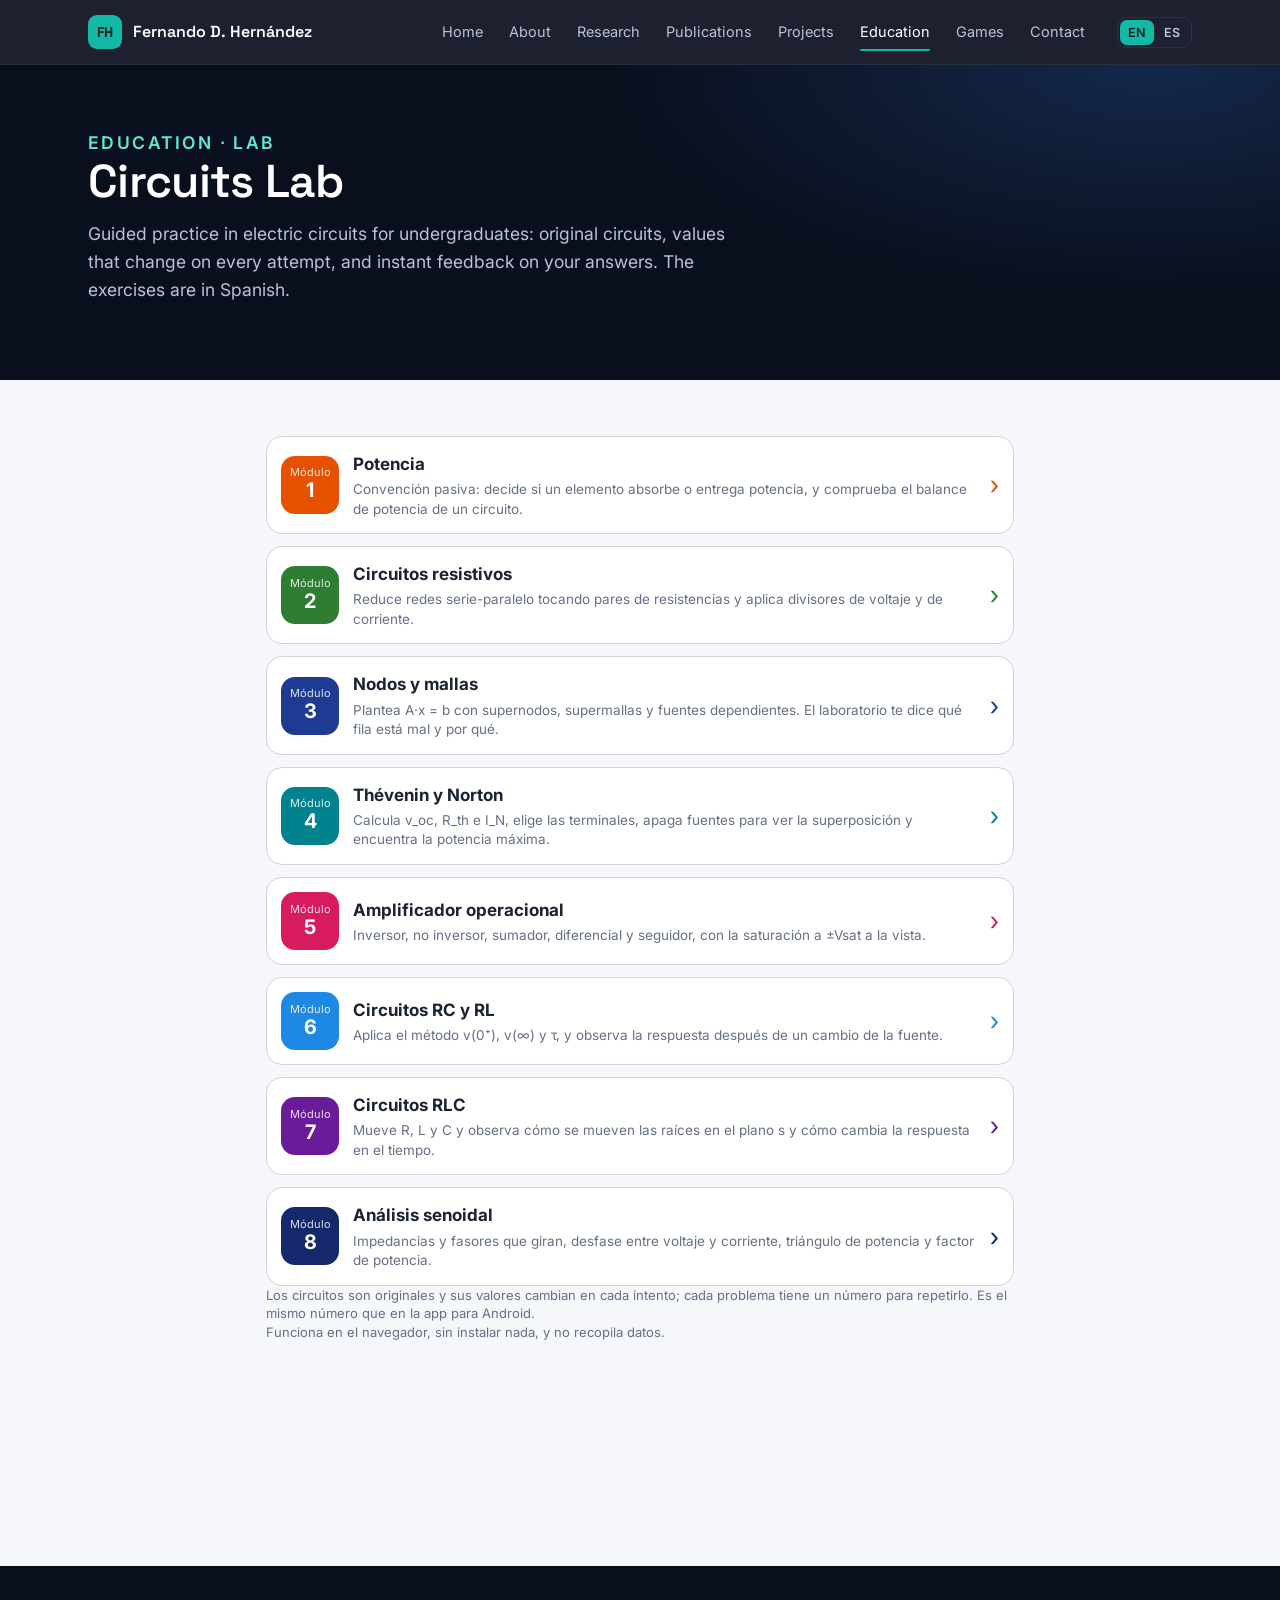
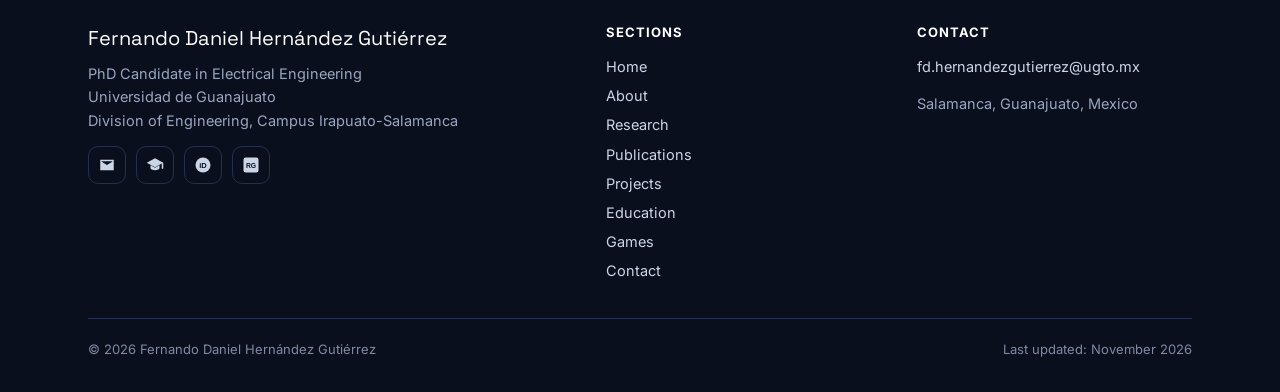
<file: educacion/laboratorio-circuitos/index.html>
<!DOCTYPE html>
<html lang="en">
<head>
<meta charset="utf-8">
<meta name="viewport" content="width=device-width, initial-scale=1">
<title data-es="Laboratorio de Circuitos · Fernando D. Hernández">Circuits Lab · Fernando D. Hernández</title>
<meta name="description" content="Guided practice in electric circuits: power, network reduction, nodal and mesh analysis, Thévenin, operational amplifiers, RC/RL, RLC, and phasors. Runs in the browser (in Spanish)." data-es-content="Práctica guiada de circuitos eléctricos: potencia, reducción de redes, nodos y mallas, Thévenin, amplificador operacional, RC/RL, RLC y fasores. Funciona en el navegador.">
<link rel="icon" href="../../assets/img/favicon.svg" type="image/svg+xml">
<!-- App instalable (PWA): js/pwa.js cambia el manifiesto y el nombre a español cuando la página está en español -->
<link rel="manifest" href="manifest-en.json">
<meta name="theme-color" content="#0a0f1e">
<meta name="mobile-web-app-capable" content="yes">
<meta name="apple-mobile-web-app-capable" content="yes">
<meta name="apple-mobile-web-app-status-bar-style" content="black">
<meta name="apple-mobile-web-app-title" content="Circuits Lab">
<link rel="apple-touch-icon" href="iconos/apple-touch-icon.png">
<link rel="preconnect" href="https://fonts.googleapis.com">
<link rel="preconnect" href="https://fonts.gstatic.com" crossorigin>
<link href="https://fonts.googleapis.com/css2?family=Inter:wght@400;500;600&family=Space+Grotesk:wght@500;600;700&display=swap" rel="stylesheet">
<link rel="stylesheet" href="../../assets/css/estilos.css">
<link rel="stylesheet" href="css/lab.css">
</head>
<body data-pagina="educacion" data-raiz="../../">
<a class="saltar" href="#lab" data-es="Saltar al laboratorio">Skip to the lab</a>
<div id="barra"></div>

<header class="cabecera-pagina">
  <div class="ancho">
    <p class="sobretitulo" data-es="&lt;a href=&quot;../index.html&quot; style=&quot;color:inherit;text-decoration:none&quot;&gt;Educación&lt;/a&gt; · Laboratorio"><a href="../index.html" style="color:inherit;text-decoration:none">Education</a> · Lab</p>
    <h1 data-es="Laboratorio de Circuitos">Circuits Lab</h1>
    <p data-es="Práctica guiada de Circuitos Eléctricos para licenciatura: circuitos originales, valores que cambian en cada intento y revisión inmediata de tus respuestas.">Guided practice in electric circuits for undergraduates: original circuits, values that change on every attempt, and instant feedback on your answers. The exercises are in Spanish.</p>
  </div>
</header>

<main id="contenido">
  <section class="seccion primera">
    <div class="lab" id="lab" tabindex="-1"></div>
  </section>
</main>

<div id="pie"></div>
<script src="../../assets/js/datos.js"></script>
<script src="../../assets/js/datos-en.js"></script>
<script src="../../assets/js/sitio.js"></script>
<script src="js/motor.js"></script>
<script src="js/esquema.js"></script>
<script src="js/problemas.js"></script>
<script src="js/dibujo.js"></script>
<script src="js/ui.js"></script>
<script src="js/graficas.js"></script>
<script src="js/cap12.js"></script>
<script src="js/cap3.js"></script>
<script src="js/cap4.js"></script>
<script src="js/cap5.js"></script>
<script src="js/cap6.js"></script>
<script src="js/cap78.js"></script>
<script src="js/cap9.js"></script>
<script src="js/cap10.js"></script>
<script src="js/app.js"></script>
<script src="js/pwa.js"></script>
</body>
</html>
</file>
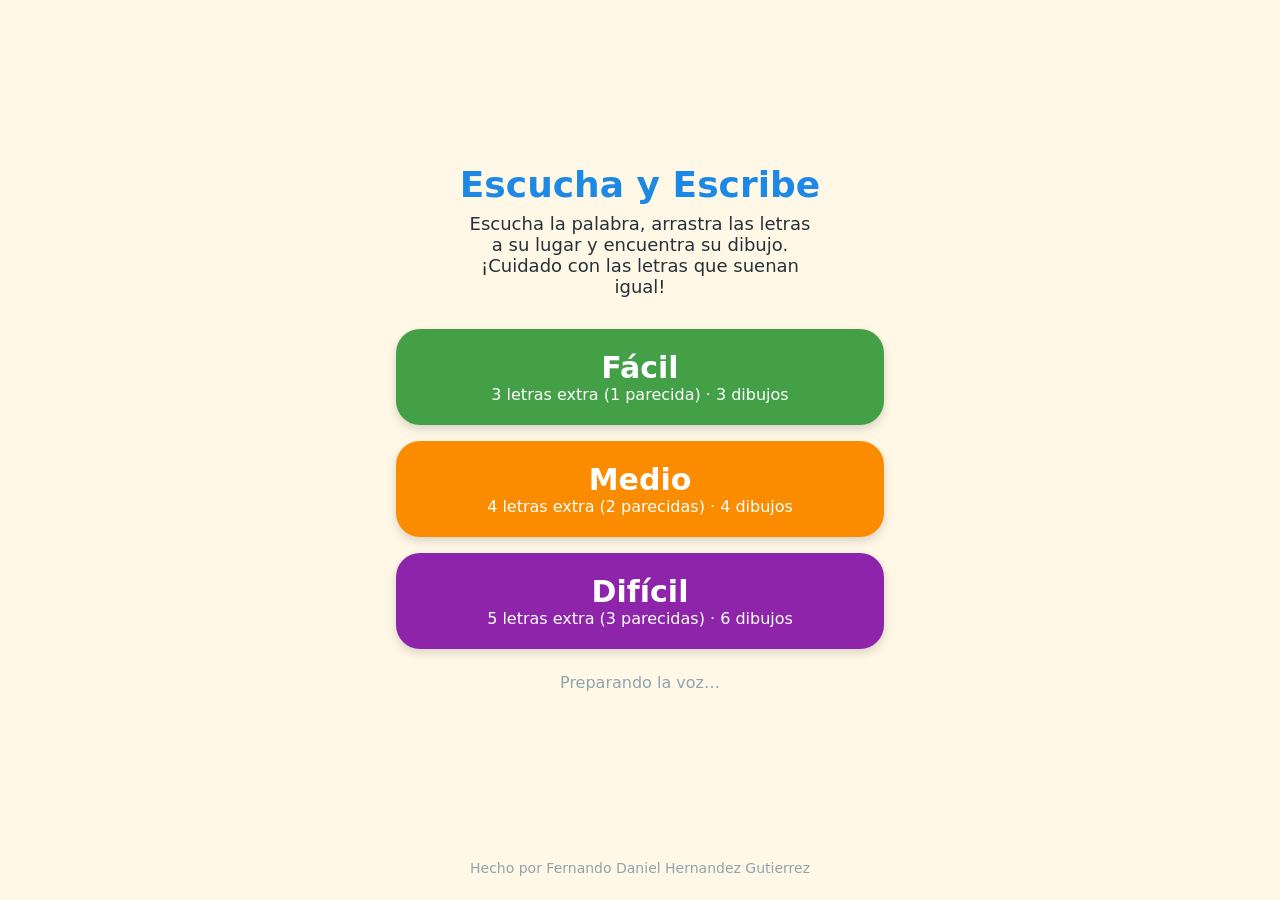
<file: juegos/escucha-y-escribe/index.html>
<!DOCTYPE html>
<!--
  Escucha y Escribe (versión web)
  © 2026 Fernando Daniel Hernandez Gutierrez <fd.hernandezgutierrez@ugto.mx>
  Todos los derechos reservados.
-->
<html lang="es">
<head>
<meta charset="utf-8">
<meta name="viewport" content="width=device-width, initial-scale=1">
<meta name="author" content="Fernando Daniel Hernandez Gutierrez">
<meta name="description" content="Juego para aprender a escribir: escucha la palabra, acomoda sus letras y encuentra su dibujo.">
<meta name="theme-color" content="#FFF8E7">
<title>Escucha y Escribe</title>
<link rel="icon" href="data:image/svg+xml,%3Csvg xmlns='http://www.w3.org/2000/svg' viewBox='0 0 24 24'%3E%3Ccircle cx='12' cy='12' r='12' fill='%23FB8C00'/%3E%3Cg transform='translate(4.2 4.2) scale(.65)'%3E%3Cpath fill='white' d='M3,9v6h4l5,5V4L7,9H3zM16.5,12c0,-1.77 -1.02,-3.29 -2.5,-4.03v8.05c1.48,-0.73 2.5,-2.25 2.5,-4.02zM14,3.23v2.06c2.89,0.86 5,3.54 5,6.71s-2.11,5.85 -5,6.71v2.06c4.01,-0.91 7,-4.49 7,-8.77s-2.99,-7.86 -7,-8.77z'/%3E%3C/g%3E%3C/svg%3E">
<style>
  :root {
    --verde: #43A047;
    --naranja: #FB8C00;
    --morado: #8E24AA;
    --azul: #1E88E5;
    --rojo: #E53935;
    --gris: #90A4AE;
    --fondo: #FFF8E7;
    --texto: #263238;
    --emoji: "Segoe UI Emoji", "Apple Color Emoji", "Noto Color Emoji", sans-serif;
  }
  * { box-sizing: border-box; }
  html, body {
    margin: 0;
    background: var(--fondo);
    color: var(--texto);
    font-family: system-ui, -apple-system, "Segoe UI", Roboto, sans-serif;
  }
  body { -webkit-tap-highlight-color: transparent; }
  #app { max-width: 520px; margin: 0 auto; }
  button {
    font: inherit;
    color: inherit;
    border: none;
    background: none;
    padding: 0;
    cursor: pointer;
    touch-action: manipulation;
  }
  button:disabled { cursor: default; }
  :focus-visible { outline: 3px solid var(--azul); outline-offset: 3px; }

  .pantalla {
    min-height: 100vh;
    min-height: 100dvh;
    display: flex;
    flex-direction: column;
    padding: 8px 16px 12px;
  }
  .centro {
    flex: 1;
    display: flex;
    flex-direction: column;
    align-items: center;
    justify-content: center;
    text-align: center;
  }

  /* ---------- Menú ---------- */
  h1 { font-size: 2.25rem; font-weight: 900; color: var(--azul); margin: 0 0 8px; }
  .sub { font-size: 1.125rem; margin: 0 0 32px; max-width: 30ch; }
  .nivel {
    width: 100%;
    height: 96px;
    margin-bottom: 16px;
    border-radius: 24px;
    background: var(--c);
    color: white;
    display: flex;
    flex-direction: column;
    align-items: center;
    justify-content: center;
    box-shadow: 0 4px 10px rgba(0, 0, 0, .15);
    transition: transform .1s;
  }
  .nivel:active { transform: scale(.97); }
  .nivel .nombre { font-size: 1.875rem; font-weight: 700; }
  .nivel .detalle { font-size: 1rem; }
  .aviso { color: var(--rojo); margin: 8px 0 0; max-width: 34ch; }
  .aviso.cargando { color: var(--gris); }
  .aviso:empty { display: none; }
  .creditos { align-self: center; color: var(--gris); font-size: .875rem; padding: 12px; }
  .creditos:hover { text-decoration: underline; }

  /* ---------- Juego ---------- */
  .barra { display: flex; align-items: center; justify-content: space-between; min-height: 48px; }
  .enlace { color: var(--azul); font-size: 1.125rem; padding: 8px 4px; }
  .avance { font-weight: 700; font-size: 1.125rem; }
  .estrellas { font-weight: 700; font-size: 1.25rem; padding-right: 8px; }

  .bocina {
    width: 120px;
    height: 120px;
    border-radius: 50%;
    background: var(--naranja);
    box-shadow: 0 6px 14px rgba(251, 140, 0, .4);
    display: grid;
    place-items: center;
    transition: transform .1s;
  }
  .bocina svg { width: 68px; height: 68px; fill: white; }
  .bocina:active { transform: scale(.95); }
  .bocina:disabled { opacity: .5; }
  .pista { color: var(--gris); margin: 8px 0 0; }

  .espacios {
    display: grid;
    grid-template-columns: repeat(var(--n), minmax(0, 64px));
    gap: 8px;
    justify-content: center;
    width: 100%;
    margin-top: 28px;
  }
  .espacio {
    aspect-ratio: 1;
    border-radius: 12px;
    background: var(--c, white);
    container-type: inline-size;
    display: grid;
    place-items: center;
  }
  .espacio.vacio { background: white; border: 3px solid var(--gris); }
  .espacio.siguiente { border-color: var(--naranja); }
  .espacio.bien { background: var(--verde); animation: saltar .45s; }
  .espacio.mal { background: var(--rojo); animation: sacudir .4s; }
  .espacio.objetivo { outline: 3px solid var(--azul); outline-offset: 2px; }
  .espacio span { color: white; font-weight: 700; line-height: 1; font-size: 1.6rem; font-size: 55cqw; }

  .mensaje {
    min-height: 36px;
    margin: 12px 0;
    display: flex;
    align-items: center;
    justify-content: center;
    color: var(--gris);
  }
  .mensaje.bien { color: var(--verde); font-size: 1.5rem; font-weight: 700; }
  .mensaje.mal { color: var(--rojo); font-size: 1.5rem; font-weight: 700; }
  .mensaje.pista-arrastre { color: var(--azul); font-size: 1.125rem; font-weight: 700; }
  /* Explicación de un error con letras que suenan igual o con el acento */
  .mensaje.explica {
    color: var(--texto);
    background: #FFF3E0;
    border: 2px solid var(--naranja);
    border-radius: 16px;
    padding: 10px 14px;
    font-size: 1.05rem;
    line-height: 1.35;
    max-width: 34ch;
    text-align: left;
    gap: 10px;
  }
  .mensaje.explica::before { content: '💡'; font-family: var(--emoji); font-size: 1.5rem; }
  .mensaje.explica b { color: var(--rojo); }

  .fichas { display: flex; flex-wrap: wrap; gap: 10px; justify-content: center; max-width: 360px; }
  .ficha, .tarjeta-palabra {
    position: relative;
    touch-action: none;
    user-select: none;
    -webkit-user-select: none;
    -webkit-touch-callout: none;
  }
  .ficha {
    width: 60px;
    height: 60px;
    border-radius: 14px;
    background: var(--c);
    color: white;
    font-size: 1.875rem;
    font-weight: 700;
    box-shadow: 0 3px 6px rgba(0, 0, 0, .25);
  }
  .ficha.nueva { animation: aparecer .3s backwards; }
  .ficha.sacudir { animation: sacudir .4s; }
  .ficha.colocada { visibility: hidden; }
  .ficha:disabled { color: white; }
  .arrastrando { z-index: 10; cursor: grabbing; box-shadow: 0 10px 22px rgba(0, 0, 0, .3); }

  .pregunta { font-size: 1.375rem; font-weight: 700; margin: 0 0 12px; }
  .tarjeta-palabra {
    background: var(--verde);
    color: white;
    font-size: 2.5rem;
    font-weight: 900;
    letter-spacing: .04em;
    padding: 10px 28px;
    border-radius: 20px;
    box-shadow: 0 6px 14px rgba(67, 160, 71, .4);
  }
  .dibujos {
    display: grid;
    grid-template-columns: repeat(var(--cols), min(96px, 27vw));
    gap: 12px;
    justify-content: center;
    margin-top: 8px;
  }
  .dibujo {
    aspect-ratio: 1;
    border-radius: 20px;
    background: white;
    border: 3px solid rgba(144, 164, 174, .4);
    box-shadow: 0 3px 8px rgba(0, 0, 0, .12);
    font-family: var(--emoji);
    font-size: min(54px, 15vw);
    line-height: 1;
    display: grid;
    place-items: center;
    transition: transform .12s;
  }
  .dibujo:disabled { color: inherit; }
  .dibujo.objetivo { transform: scale(1.08); border-color: var(--azul); }
  .dibujo.descartado { opacity: .45; border-color: var(--rojo); background: #FDECEA; box-shadow: none; }
  .dibujo.sacudir { animation: sacudir .4s; }
  .dibujo.correcto { border-color: var(--verde); background: #E3F3E4; animation: saltar .5s; }

  .pie { padding-top: 8px; }
  .principal, .secundario, .hueco { display: block; width: 100%; height: 64px; border-radius: 20px; }
  .principal {
    background: var(--c, var(--azul));
    color: white;
    font-size: 1.5rem;
    font-weight: 700;
    box-shadow: 0 4px 10px rgba(0, 0, 0, .15);
  }
  .secundario { border: 2px solid var(--gris); color: var(--azul); font-size: 1.25rem; }
  .secundario:disabled { opacity: .4; }

  /* ---------- Resultado ---------- */
  .final { font-size: 2.5rem; font-weight: 900; margin: 0; }
  .total { font-size: 3rem; font-weight: 700; margin: 24px 0 12px; }
  .nota { color: var(--gris); margin: 0 0 40px; max-width: 32ch; }
  .centro .principal { margin-bottom: 12px; }

  /* ---------- Acerca de ---------- */
  dialog {
    border: none;
    border-radius: 24px;
    padding: 24px;
    max-width: min(360px, 90vw);
    text-align: center;
    color: var(--texto);
    background: white;
  }
  dialog::backdrop { background: rgba(0, 0, 0, .4); }
  dialog h2 { margin: 0 0 12px; }
  dialog .chico { color: var(--gris); font-size: .875rem; margin: 0; }
  dialog .autor { font-size: 1.125rem; font-weight: 700; margin: 4px 0; }
  dialog a { color: var(--azul); }
  dialog form { margin-top: 16px; }
  dialog form button { color: var(--azul); font-weight: 700; padding: 8px 16px; }

  @keyframes aparecer { from { transform: scale(.6); opacity: 0; } }
  @keyframes saltar { 50% { transform: scale(1.15); } }
  @keyframes sacudir {
    20%, 60% { transform: translateX(-6px); }
    40%, 80% { transform: translateX(6px); }
  }
  @media (prefers-reduced-motion: reduce) {
    *, *::before, *::after { animation: none !important; transition: none !important; }
  }
</style>
</head>
<body>
<main id="app"></main>

<dialog id="acerca">
  <h2>Escucha y Escribe</h2>
  <p>Juego para aprender a escribir: escucha la palabra, acomoda sus letras y encuentra su dibujo.</p>
  <p class="chico">Hecho por</p>
  <p class="autor">Fernando Daniel Hernandez Gutierrez</p>
  <p><a href="mailto:fd.hernandezgutierrez@ugto.mx">fd.hernandezgutierrez@ugto.mx</a></p>
  <p class="chico">© 2026 Fernando Daniel Hernandez Gutierrez.<br>Todos los derechos reservados.</p>
  <form method="dialog"><button>Cerrar</button></form>
</dialog>

<noscript><p style="text-align:center;padding:24px">Para jugar hay que activar JavaScript en el navegador.</p></noscript>

<script>
'use strict';

const AUTOR = 'Fernando Daniel Hernandez Gutierrez';

// ================================================================ Datos

/**
 * Palabras que dicta el juego, con su dibujo. En cada partida se eligen 10 al azar.
 * Para agregar una: en minúsculas, con acento si lo lleva, y un emoji que no se parezca al de otra.
 */
const PALABRAS = [
  // Cortas
  ['sol', '☀️'], ['ola', '🌊'], ['pan', '🍞'], ['oso', '🐻'], ['uva', '🍇'], ['ojo', '👁️'],
  ['pez', '🐟'], ['pie', '🦶'], ['ajo', '🧄'], ['flor', '🌼'], ['tren', '🚂'], ['casa', '🏠'],
  ['gato', '🐱'], ['luna', '🌙'], ['mano', '✋'], ['pato', '🦆'], ['vaca', '🐄'], ['taco', '🌮'],
  ['rana', '🐸'], ['pera', '🍐'], ['piña', '🍍'], ['niño', '👦'], ['sopa', '🍲'], ['taza', '☕'],
  ['nube', '☁️'], ['cama', '🛏️'], ['bota', '👢'], ['hoja', '🍁'], ['boca', '👄'], ['mono', '🐒'],
  ['agua', '💧'], ['león', '🦁'], ['miel', '🍯'], ['dado', '🎲'], ['loro', '🦜'], ['coco', '🥥'],
  // Medianas
  ['perro', '🐶'], ['leche', '🥛'], ['queso', '🧀'], ['globo', '🎈'], ['barco', '🚢'], ['silla', '🪑'],
  ['fresa', '🍓'], ['mango', '🥭'], ['tigre', '🐯'], ['pollo', '🐥'], ['oveja', '🐑'], ['gorra', '🧢'],
  ['playa', '🏖️'], ['fuego', '🔥'], ['nieve', '❄️'], ['nariz', '👃'], ['dulce', '🍬'], ['carro', '🚗'],
  ['árbol', '🌳'], ['ratón', '🐭'], ['avión', '✈️'], ['lápiz', '✏️'], ['limón', '🍋'], ['jabón', '🧼'],
  ['cerdo', '🐷'], ['gallo', '🐓'], ['cebra', '🦓'], ['pulpo', '🐙'], ['llave', '🔑'], ['libro', '📖'],
  ['abeja', '🐝'], ['araña', '🕷️'], ['hongo', '🍄'], ['reloj', '⏰'], ['pelota', '⚽'], ['conejo', '🐰'],
  ['jirafa', '🦒'], ['zapato', '👟'], ['helado', '🍦'], ['camión', '🚚'], ['cohete', '🚀'], ['tambor', '🥁'],
  ['gusano', '🐛'], ['regalo', '🎁'], ['payaso', '🤡'], ['sandía', '🍉'], ['cereza', '🍒'], ['tomate', '🍅'],
  ['delfín', '🐬'],
  // Largas
  ['tortuga', '🐢'], ['caballo', '🐎'], ['galleta', '🍪'], ['manzana', '🍎'], ['naranja', '🍊'],
  ['escuela', '🏫'], ['corazón', '❤️'], ['plátano', '🍌'], ['caracol', '🐌'], ['estrella', '⭐'],
  ['elefante', '🐘'], ['mariposa', '🦋'], ['paraguas', '☂️'], ['castillo', '🏰'], ['guitarra', '🎸'],
].map(([texto, figura]) => ({ texto: texto.normalize('NFC'), figura }));

/**
 * Las tres dificultades: letras de más junto a las de la palabra (de ellas, cuántas «parecidas»:
 * suenan igual a una de la palabra, como la B en «vaca», o son la misma vocal sin acento),
 * y entre cuántos dibujos buscar.
 */
const DIFICULTADES = [
  { nombre: 'Fácil', extra: 3, parecidas: 1, dibujos: 3, color: 'var(--verde)' },
  { nombre: 'Medio', extra: 4, parecidas: 2, dibujos: 4, color: 'var(--naranja)' },
  { nombre: 'Difícil', extra: 5, parecidas: 3, dibujos: 6, color: 'var(--morado)' },
];

const PALABRAS_POR_PARTIDA = 10;

/** Letras que pueden salir de más. Se omiten la H (es muda) y la K, W y X (poco comunes). */
const LETRAS_EXTRA = [...'ABCDEFGIJLMNÑOPQRSTUVYZ'];

/**
 * Letras que suenan igual o casi igual. Las letras de relleno al azar nunca son parecidas a las de
 * la palabra: las parecidas solo entran a propósito (ver parecidasDe), y cada una tiene su explicación.
 */
const SUENA_COMO = {
  B: 'V', V: 'B',
  C: 'SZKQ', S: 'CZ', Z: 'CS', K: 'CQ', Q: 'CK',
  G: 'J', J: 'G',
  L: 'Y', Y: 'LI', I: 'Y',
  'Á': 'A', 'É': 'E', 'Í': 'IY', 'Ó': 'O', 'Ú': 'U',
};

const SIN_ACENTO = { 'Á': 'A', 'É': 'E', 'Í': 'I', 'Ó': 'O', 'Ú': 'U' };

/** Cómo se dicen las letras en voz alta (en México). */
const NOMBRE_LETRA = {
  B: 'be grande', V: 've chica', S: 'ese', Z: 'zeta', C: 'ce', K: 'ka', Q: 'cu',
  G: 'ge', J: 'jota', M: 'eme', N: 'ene',
};

const COLORES_FICHAS = ['#1E88E5', '#3949AB', '#00897B', '#D81B60', '#8E24AA', '#6D4C41'];

const SVG_BOCINA = '<svg viewBox="0 0 24 24" aria-hidden="true"><path d="M3,9v6h4l5,5V4L7,9H3zM16.5,12c0,-1.77 -1.02,-3.29 -2.5,-4.03v8.05c1.48,-0.73 2.5,-2.25 2.5,-4.02zM14,3.23v2.06c2.89,0.86 5,3.54 5,6.71s-2.11,5.85 -5,6.71v2.06c4.01,-0.91 7,-4.49 7,-8.77s-2.99,-7.86 -7,-8.77z"/></svg>';

// ================================================================ Utilidades

function revolver(lista) {
  const a = [...lista];
  for (let i = a.length - 1; i > 0; i--) {
    const j = Math.floor(Math.random() * (i + 1));
    [a[i], a[j]] = [a[j], a[i]];
  }
  return a;
}

const mayusculas = (t) => t.toLocaleUpperCase('es');

/** Crea un elemento: el('button', { class: 'x', text: 'Hola', onclick: fn }, hijo1, hijo2). */
function el(etiqueta, atributos = {}, ...hijos) {
  const e = document.createElement(etiqueta);
  for (const [k, v] of Object.entries(atributos)) {
    if (k === 'class') e.className = v;
    else if (k === 'text') e.textContent = v;
    else if (k === 'style') e.style.cssText = v;
    else if (k.startsWith('on')) e.addEventListener(k.slice(2), v);
    else e.setAttribute(k, v);
  }
  for (const h of hijos) if (h != null) e.append(h);
  return e;
}

const centroDe = (e) => {
  const r = e.getBoundingClientRect();
  return { x: r.left + r.width / 2, y: r.top + r.height / 2 };
};

// ================================================================ Voz

const voz = { estado: 'cargando', voz: null };

function elegirVoz() {
  if (!('speechSynthesis' in window)) { voz.estado = 'sin-motor'; return; }
  const voces = speechSynthesis.getVoices();
  if (!voces.length) return; // todavía cargando
  const idioma = (v) => v.lang.replace('_', '-').toLowerCase();
  let elegida = null;
  for (const tag of ['es-mx', 'es-us', 'es-419', 'es-es']) {
    elegida = voces.find((v) => idioma(v) === tag);
    if (elegida) break;
  }
  if (!elegida) elegida = voces.find((v) => idioma(v).startsWith('es'));
  voz.voz = elegida || null;
  voz.estado = elegida ? 'lista' : 'sin-espanol';
}

function textoAvisoVoz() {
  switch (voz.estado) {
    case 'lista': return '';
    case 'cargando': return 'Preparando la voz…';
    case 'sin-espanol':
      return 'Este navegador no tiene voz en español. En Windows: Configuración › Hora e idioma › Voz › Agregar voces › Español. En el celular: instala la voz en español en «Texto a voz».';
    default: return 'Este navegador no puede hablar. Prueba con Chrome, Edge o Safari.';
  }
}

/** Revisa de nuevo las voces y actualiza los avisos; si la voz acaba de quedar lista, dice la palabra. */
function actualizarVoz() {
  const antes = voz.estado;
  elegirVoz();
  document.querySelectorAll('[data-aviso]').forEach((p) => {
    p.textContent = textoAvisoVoz();
    p.classList.toggle('cargando', voz.estado === 'cargando');
  });
  document.querySelectorAll('.bocina').forEach((b) => { b.disabled = voz.estado !== 'lista'; });
  if (antes !== 'lista' && voz.estado === 'lista' && pantalla === 'juego' && partida.fase === 'escribir') {
    decir(partida.palabra.texto);
  }
}

/** Dice el texto en voz alta; corta lo que estuviera diciendo antes. */
function decir(texto) {
  if (voz.estado !== 'lista') return;
  speechSynthesis.cancel();
  // En minúsculas: en mayúsculas algunas voces deletrean («S-O-L») en lugar de leer «sol».
  const u = new SpeechSynthesisUtterance(texto.toLocaleLowerCase('es'));
  u.voice = voz.voz;
  u.lang = voz.voz.lang;
  u.rate = 0.85; // un poco más lento, para niños
  speechSynthesis.speak(u);
}

if ('speechSynthesis' in window) speechSynthesis.addEventListener('voiceschanged', actualizarVoz);
elegirVoz();
// Algunos navegadores nunca avisan que cargaron las voces: después de un rato, se da por hecho.
setTimeout(() => {
  if (voz.estado === 'cargando') {
    elegirVoz();
    if (voz.estado === 'cargando') voz.estado = 'sin-espanol';
  }
  actualizarVoz();
}, 3000);

// ================================================================ Lógica del juego

let pantalla = 'menu'; // 'menu' | 'juego' | 'fin'
let partida = null;
let temporizador = null;

/** ¿La letra en la posición i suena «suave» (CE, CI, GE, GI)? */
// Ojo: ''.includes('') es true; al final de la palabra no hay letra siguiente y no es suave.
const esSuave = (letras, i) => i + 1 < letras.length && 'EIÉÍ'.includes(letras[i + 1]);

/**
 * Letras que confunden con las de la palabra, con su prioridad (0 = primero):
 *   0  la vocal sin acento (ó → o en «león») y la N por la Ñ (como el acento, la tilde cambia la letra)
 *   1  suena igual: B/V, S/Z/C (ce, ci), G/J (ge, gi), N por M antes de B o P
 *   2  C/K/Q (ca, co, cu, que, qui)
 * Ninguna es una letra que ya esté en la palabra.
 */
function parecidasDe(letras) {
  const salida = new Map();
  const agregar = (l, prioridad) => {
    if (letras.includes(l)) return;
    if (!salida.has(l) || salida.get(l) > prioridad) salida.set(l, prioridad);
  };
  letras.forEach((l, i) => {
    const suave = esSuave(letras, i);
    const sig = letras[i + 1] || '';
    if (SIN_ACENTO[l]) agregar(SIN_ACENTO[l], 0);
    else if (l === 'Ñ') agregar('N', 0);
    else if (l === 'B') agregar('V', 1);
    else if (l === 'V') agregar('B', 1);
    else if (l === 'S') { agregar('Z', 1); if (suave) agregar('C', 1); }
    else if (l === 'Z') { agregar('S', 1); if (suave) agregar('C', 1); }
    else if (l === 'C' && sig !== 'H') {
      if (suave) { agregar('S', 1); agregar('Z', 1); } else { agregar('K', 2); agregar('Q', 2); }
    }
    else if (l === 'Q') { agregar('K', 2); agregar('C', 2); }
    else if (l === 'G' && suave) agregar('J', 1);
    else if (l === 'J' && suave) agregar('G', 1);
    else if (l === 'M' && sig && 'BP'.includes(sig)) agregar('N', 1);
  });
  return salida;
}

/**
 * Las fichas de una palabra: sus letras más `extra` letras de más, todas revueltas.
 * De las de más, hasta `cuantasParecidas` confunden a propósito (ver parecidasDe);
 * el resto son letras al azar que no se parecen a ninguna de la palabra.
 */
function crearFichas(letras, extra, cuantasParecidas) {
  const candidatas = [...parecidasDe(letras)];
  const ordenadas = [0, 1, 2].flatMap((pr) => revolver(candidatas.filter(([, p]) => p === pr).map(([l]) => l)));
  const parecidas = ordenadas.slice(0, Math.min(cuantasParecidas, extra));
  // El relleno al azar no trae otras parecidas: así el número de cada nivel se respeta.
  const prohibidas = new Set([...letras, ...ordenadas]);
  letras.forEach((l) => [...(SUENA_COMO[l] || '')].forEach((x) => prohibidas.add(x)));
  let relleno = LETRAS_EXTRA.filter((l) => !prohibidas.has(l));
  if (relleno.length < extra - parecidas.length) relleno = LETRAS_EXTRA.filter((l) => !letras.includes(l) && !parecidas.includes(l));
  const deMas = [...parecidas, ...revolver(relleno).slice(0, extra - parecidas.length)];
  return revolver([...letras, ...deMas]).map((letra, id) => ({ id, letra }));
}

/**
 * Si la palabra quedó mal por una letra que suena igual o por el acento, explica qué pasó:
 * { texto (en pantalla, con <b>), voz (para decirlo) }. Si el error es otro, devuelve null.
 */
function explicarError() {
  const p = partida;
  const L = p.letras;
  const palabra = p.palabra.texto;
  const PAL = mayusculas(palabra);
  const regla = (e, x, nota) => ({
    texto: `<b>${PAL}</b> se escribe con <b>${e}</b>, no con ${x}. ${nota}`,
    voz: `${palabra} se escribe con ${NOMBRE_LETRA[e]}, no con ${NOMBRE_LETRA[x]}. Suenan igual, pero se escriben diferente.`,
  });
  for (let i = 0; i < L.length; i++) {
    const f = p.espacios[i];
    if (!f || f.letra === L[i]) continue;
    const e = L[i]; // la que va
    const x = f.letra; // la que pusieron
    const suave = esSuave(L, i);
    if (SIN_ACENTO[e] === x) {
      return {
        texto: `<b>${PAL}</b> lleva acento: va <b>${e}</b>, no ${x}.`,
        voz: `${palabra} lleva acento en la ${SIN_ACENTO[e].toLowerCase()}.`,
      };
    }
    if (SIN_ACENTO[x] === e) {
      return { texto: `Fíjate dónde va el acento: <b>${PAL}</b>.`, voz: `Fíjate dónde va el acento: ${palabra}.` };
    }
    if (e === 'Ñ' && x === 'N') {
      return {
        texto: `<b>${PAL}</b> se escribe con <b>Ñ</b>, no con N: la Ñ lleva su rayita.`,
        voz: `${palabra} se escribe con eñe, no con ene.`,
      };
    }
    if (e === 'N' && x === 'Ñ') {
      return { texto: `Fíjate dónde va la Ñ: <b>${PAL}</b>.`, voz: `Fíjate dónde va la eñe: ${palabra}.` };
    }
    if ('BV'.includes(e) && 'BV'.includes(x)) return regla(e, x, 'La B y la V suenan igual.');
    const comoS = (l) => 'SZ'.includes(l) || (l === 'C' && suave);
    if (comoS(e) && comoS(x)) return regla(e, x, 'La S, la Z y la C (en CE y CI) suenan igual.');
    const comoK = (l) => 'KQ'.includes(l) || (l === 'C' && !suave);
    if (comoK(e) && comoK(x)) return regla(e, x, 'La C (en CA, CO y CU), la K y la Q suenan igual.');
    if (suave && 'GJ'.includes(e) && 'GJ'.includes(x)) return regla(e, x, 'La G y la J suenan igual en GE y GI.');
    if (e === 'M' && x === 'N' && L[i + 1] && 'BP'.includes(L[i + 1])) {
      return {
        texto: `<b>${PAL}</b> se escribe con <b>M</b>: antes de B y de P siempre va M.`,
        voz: `${palabra} se escribe con eme: antes de be y de pe siempre va eme.`,
      };
    }
  }
  return null;
}

/** El dibujo correcto más otros distintos, revueltos. */
function crearOpciones(palabra, cuantos) {
  const vistas = new Set([palabra.figura]);
  const otras = [];
  for (const p of revolver(PALABRAS)) {
    if (otras.length >= cuantos - 1) break;
    if (p.texto === palabra.texto || vistas.has(p.figura)) continue;
    vistas.add(p.figura);
    otras.push(p);
  }
  return revolver([...otras, palabra]);
}

/**
 * Las palabras de una partida: 8 de cada 10 tienen alguna letra que se confunde (B/V, S/Z/C, acento…),
 * para practicar esas dudas; las otras 2, no.
 */
function elegirPalabras() {
  const tieneParecidas = (p) => parecidasDe([...mayusculas(p.texto)]).size > 0;
  const con = revolver(PALABRAS.filter(tieneParecidas));
  const sin = revolver(PALABRAS.filter((p) => !tieneParecidas(p)));
  const nCon = Math.min(con.length, Math.round(PALABRAS_POR_PARTIDA * 0.8));
  return revolver([...con.slice(0, nCon), ...sin.slice(0, PALABRAS_POR_PARTIDA - nCon)]);
}

function nuevaPartida(nivel) {
  partida = {
    nivel,
    dif: DIFICULTADES[nivel],
    palabras: elegirPalabras(),
    indice: 0,
    estrellas: 0,
  };
  prepararPalabra();
}

function prepararPalabra() {
  const p = partida;
  p.palabra = p.palabras[p.indice];
  p.letras = [...mayusculas(p.palabra.texto)];
  p.fase = 'escribir';
  p.fichas = crearFichas(p.letras, p.dif.extra, p.dif.parecidas);
  p.espacios = p.letras.map(() => null); // ficha puesta en cada lugar, o null
  p.revision = 'pendiente'; // 'pendiente' | 'correcta' | 'incorrecta'
  p.explicacion = null; // por qué quedó mal el último intento (letras que suenan igual, acento)
  p.opciones = crearOpciones(p.palabra, p.dif.dibujos);
  p.descartadas = new Set(); // dibujos elegidos por error
  p.encontrada = false;
  p.errorAlEscribir = false;
  p.errorAlBuscar = false;
  p.animarEntrada = true;
  p.sacudir = null;
}

const esUltima = () => partida.indice === partida.palabras.length - 1;
const estaColocada = (f) => partida.espacios.some((x) => x && x.id === f.id);
const esCorrecta = (i) => partida.espacios[i] && partida.espacios[i].letra === partida.letras[i];
const colorDeFicha = (f) => COLORES_FICHAS[f.id % COLORES_FICHAS.length];

/** Ejecuta `fn` después de `ms`, solo si el niño sigue en la misma palabra. */
function programar(ms, fn) {
  clearTimeout(temporizador);
  const p = partida;
  const i = p.indice;
  temporizador = setTimeout(() => {
    if (pantalla === 'juego' && partida === p && p.indice === i) fn();
  }, ms);
}

/**
 * Pone la ficha en el lugar `i`; si ya había otra letra ahí, esa regresa.
 * Si con eso se llenan todos, revisa la palabra y devuelve 'correcta' o 'incorrecta'.
 */
function colocarEn(ficha, i) {
  const p = partida;
  if (p.fase !== 'escribir' || p.revision !== 'pendiente' || i < 0 || i >= p.espacios.length) return null;
  const anterior = p.espacios.findIndex((x) => x && x.id === ficha.id);
  if (anterior >= 0) p.espacios[anterior] = null;
  p.espacios[i] = ficha;
  if (p.espacios.includes(null)) return null;
  if (p.espacios.every((_, j) => esCorrecta(j))) {
    p.revision = 'correcta';
    p.explicacion = null;
  } else {
    p.revision = 'incorrecta';
    p.errorAlEscribir = true;
    p.explicacion = explicarError();
  }
  return p.revision;
}

/**
 * Solo con el teclado (Enter sobre una letra): va al primer lugar vacío.
 * Con el dedo o el mouse hay que arrastrarla; si solo la tocan, se les recuerda.
 */
function colocar(ficha) {
  const vacio = partida.espacios.indexOf(null);
  return vacio < 0 ? null : colocarEn(ficha, vacio);
}

let ultimaPistaHablada = 0;

/** La letra se tocó en lugar de arrastrarla: se mueve un poco y se pide arrastrarla. */
function pistaArrastrar(boton) {
  boton.classList.remove('sacudir');
  void boton.offsetWidth; // reinicia la animación
  boton.classList.add('sacudir');
  const m = document.querySelector('.mensaje');
  if (m && !m.classList.contains('explica')) { // la explicación de un error no se tapa
    m.className = 'mensaje pista-arrastre';
    m.textContent = 'Arrastra la letra hasta su lugar ☝️';
  }
  if (performance.now() - ultimaPistaHablada > 4000) {
    ultimaPistaHablada = performance.now();
    decir('Arrastra la letra hasta su lugar');
  }
}

/** Dibuja de nuevo y reacciona al resultado de poner una letra. */
function avisar(resultado) {
  render();
  if (resultado === 'correcta') {
    decir('¡Muy bien!');
    programar(1500, pasarARelacionar);
  } else if (resultado === 'incorrecta') {
    const ex = partida.explicacion;
    decir(ex ? ex.voz : 'Inténtalo otra vez');
    programar(ex ? 2600 : 1300, quitarIncorrectas);
  }
}

function quitar(i) {
  const p = partida;
  if (p.fase !== 'escribir' || p.revision === 'correcta' || !p.espacios[i]) return;
  p.espacios[i] = null;
  p.revision = 'pendiente';
  render();
}

function borrarTodo() {
  const p = partida;
  if (p.fase !== 'escribir' || p.revision === 'correcta') return;
  p.espacios = p.espacios.map(() => null);
  p.revision = 'pendiente';
  render();
}

/** Después de un error: deja las letras bien puestas y regresa las demás. */
function quitarIncorrectas() {
  const p = partida;
  if (p.revision !== 'incorrecta') return;
  p.espacios = p.espacios.map((x, i) => (esCorrecta(i) ? x : null));
  p.revision = 'pendiente';
  render();
}

function pasarARelacionar() {
  const p = partida;
  if (p.fase !== 'escribir' || p.revision !== 'correcta') return;
  p.fase = 'relacionar';
  render();
  decir(`¿Cuál es el dibujo de ${p.palabra.texto}?`);
}

/** El niño eligió un dibujo. Gana estrella si escribió y encontró a la primera. */
function elegirDibujo(opcion) {
  const p = partida;
  if (p.fase !== 'relacionar' || p.encontrada || p.descartadas.has(opcion.texto)) return;
  if (opcion.texto === p.palabra.texto) {
    p.encontrada = true;
    if (!p.errorAlEscribir && !p.errorAlBuscar) p.estrellas++;
    render();
    decir(`¡Sí! Eso es ${opcion.texto}.`);
  } else {
    p.descartadas.add(opcion.texto);
    p.errorAlBuscar = true;
    p.sacudir = opcion.texto;
    render();
    decir(`No, eso es ${opcion.texto}. Busca ${p.palabra.texto}.`);
  }
}

function jugar(nivel) {
  clearTimeout(temporizador);
  nuevaPartida(nivel);
  pantalla = 'juego';
  render();
  decir(partida.palabra.texto);
}

function siguiente() {
  const p = partida;
  if (!p.encontrada) return;
  if (esUltima()) {
    pantalla = 'fin';
    render();
    const e = p.estrellas;
    decir(`${mensajeFinal()} Ganaste ${e === 1 ? 'una estrella' : `${e} estrellas`}.`);
    return;
  }
  p.indice++;
  prepararPalabra();
  render();
  decir(p.palabra.texto);
}

function irAlMenu() {
  clearTimeout(temporizador);
  if ('speechSynthesis' in window) speechSynthesis.cancel();
  pantalla = 'menu';
  render();
}

function mensajeFinal() {
  const total = partida.palabras.length;
  const e = partida.estrellas;
  if (e * 10 >= total * 8) return '¡Excelente!';
  if (e * 2 >= total) return '¡Muy bien!';
  return '¡Sigue practicando!';
}

// ================================================================ Arrastrar

/**
 * Hace que un botón se pueda arrastrar con el dedo o el mouse.
 * alSoltar(punto) recibe el centro de lo arrastrado; si devuelve false, regresa a su lugar.
 * alTocar() se llama si solo se tocó (o con Enter); alMover(punto) mientras se arrastra.
 */
function hacerArrastrable(boton, { alTocar, alSoltar, alMover }) {
  let inicio = null;
  let arrastrando = false;
  let ignorarClickHasta = 0;

  boton.addEventListener('pointerdown', (e) => {
    if (e.button !== 0 || boton.disabled) return;
    inicio = { x: e.clientX, y: e.clientY, id: e.pointerId };
    arrastrando = false;
    try { boton.setPointerCapture(e.pointerId); } catch { /* algunos navegadores no lo permiten: no pasa nada */ }
  });

  boton.addEventListener('pointermove', (e) => {
    if (!inicio || e.pointerId !== inicio.id) return;
    const dx = e.clientX - inicio.x;
    const dy = e.clientY - inicio.y;
    if (!arrastrando) {
      if (Math.hypot(dx, dy) < 8) return; // todavía es un toque
      arrastrando = true;
      // Sin la animación de entrada: mientras corre, no deja que la letra siga al dedo.
      boton.classList.remove('nueva');
      boton.style.animation = 'none';
      boton.classList.add('arrastrando');
      boton.style.transition = 'none';
    }
    boton.style.transform = `translate(${dx}px, ${dy}px) scale(1.15)`;
    if (alMover) alMover(centroDe(boton));
  });

  const terminar = (e, cancelado) => {
    if (!inicio || e.pointerId !== inicio.id) return;
    inicio = null;
    if (!arrastrando) return; // fue un toque: lo atiende 'click'
    arrastrando = false;
    ignorarClickHasta = performance.now() + 400;
    if (alMover) alMover(null);
    const punto = centroDe(boton);
    boton.classList.remove('arrastrando');
    const aceptado = !cancelado && alSoltar(punto);
    if (!aceptado) {
      boton.style.transition = 'transform .25s ease';
      boton.style.transform = '';
    }
  };
  boton.addEventListener('pointerup', (e) => terminar(e, false));
  boton.addEventListener('pointercancel', (e) => terminar(e, true));

  boton.addEventListener('click', (e) => {
    if (performance.now() < ignorarClickHasta) return;
    if (alTocar) alTocar(e);
  });
}

/** El lugar más cercano al punto (con un margen generoso para dedos pequeños), o null. */
function espacioEn(punto) {
  let mejor = null;
  let distancia = Infinity;
  document.querySelectorAll('.espacio').forEach((s, i) => {
    const r = s.getBoundingClientRect();
    const m = r.width * 0.4;
    if (punto.x < r.left - m || punto.x > r.right + m || punto.y < r.top - m || punto.y > r.bottom + m) return;
    const d = Math.hypot(punto.x - (r.left + r.width / 2), punto.y - (r.top + r.height / 2));
    if (d < distancia) { distancia = d; mejor = i; }
  });
  return mejor;
}

/** El dibujo (no descartado) que está bajo el punto, o null. */
function dibujoEn(punto) {
  for (const b of document.querySelectorAll('.dibujo:not(.descartado)')) {
    const r = b.getBoundingClientRect();
    if (punto.x >= r.left && punto.x <= r.right && punto.y >= r.top && punto.y <= r.bottom) {
      return PALABRAS.find((p) => p.texto === b.dataset.texto);
    }
  }
  return null;
}

/** Marca el elemento que quedaría bajo lo que se arrastra. */
function marcarObjetivo(selector, elemento) {
  document.querySelectorAll(`${selector}.objetivo`).forEach((x) => x.classList.remove('objetivo'));
  if (elemento) elemento.classList.add('objetivo');
}

// ================================================================ Pantallas

const app = document.getElementById('app');

function render() {
  app.replaceChildren(
    pantalla === 'menu' ? vistaMenu() : pantalla === 'juego' ? vistaJuego() : vistaFin(),
  );
  if (partida) {
    partida.animarEntrada = false;
    partida.sacudir = null;
  }
}

function avisoVoz() {
  return el('p', {
    class: voz.estado === 'cargando' ? 'aviso cargando' : 'aviso',
    'data-aviso': '',
    text: textoAvisoVoz(),
  });
}

function vistaMenu() {
  return el('section', { class: 'pantalla' },
    el('div', { class: 'centro' },
      el('h1', { text: 'Escucha y Escribe' }),
      el('p', { class: 'sub', text: 'Escucha la palabra, arrastra las letras a su lugar y encuentra su dibujo. ¡Cuidado con las letras que suenan igual!' }),
      ...DIFICULTADES.map((d, i) => el('button', { class: 'nivel', style: `--c:${d.color}`, onclick: () => jugar(i) },
        el('span', { class: 'nombre', text: d.nombre }),
        el('span', {
          class: 'detalle',
          text: `${d.extra} letras extra (${d.parecidas} ${d.parecidas === 1 ? 'parecida' : 'parecidas'}) · ${d.dibujos} dibujos`,
        }),
      )),
      avisoVoz(),
    ),
    el('button', {
      class: 'creditos',
      text: `Hecho por ${AUTOR}`,
      onclick: () => document.getElementById('acerca').showModal(),
    }),
  );
}

function vistaJuego() {
  const p = partida;
  const barra = el('header', { class: 'barra' },
    el('button', { class: 'enlace', text: '← Menú', onclick: irAlMenu }),
    el('span', { class: 'avance', style: `color:${p.dif.color}`, text: `Palabra ${p.indice + 1} de ${p.palabras.length}` }),
    el('span', { class: 'estrellas', text: `⭐ ${p.estrellas}` }),
  );

  let pie;
  if (p.fase === 'relacionar' && p.encontrada) {
    pie = el('button', {
      class: 'principal',
      style: '--c:var(--verde)',
      text: esUltima() ? 'Ver resultado' : 'Siguiente ➜',
      onclick: siguiente,
    });
  } else if (p.fase === 'escribir' && p.revision !== 'correcta') {
    pie = el('button', { class: 'secundario', text: 'Borrar', onclick: borrarTodo });
    pie.disabled = !(p.revision === 'pendiente' && p.espacios.some(Boolean));
  } else {
    pie = el('div', { class: 'hueco' });
  }

  return el('section', { class: 'pantalla' },
    barra,
    p.fase === 'escribir' ? vistaEscribir() : vistaRelacionar(),
    el('footer', { class: 'pie' }, pie),
  );
}

/** Paso 1: escuchar y acomodar las letras. */
function vistaEscribir() {
  const p = partida;

  const bocina = el('button', { class: 'bocina', 'aria-label': 'Escuchar la palabra', onclick: () => decir(p.palabra.texto) });
  bocina.innerHTML = SVG_BOCINA;
  bocina.disabled = voz.estado !== 'lista';

  const siguienteVacio = p.espacios.indexOf(null);
  const espacios = el('div', { class: 'espacios', style: `--n:${p.espacios.length}` },
    ...p.espacios.map((f, i) => {
      const clases = ['espacio'];
      if (!f) {
        clases.push('vacio');
        if (i === siguienteVacio && p.revision === 'pendiente') clases.push('siguiente');
      } else if (p.revision === 'correcta') {
        clases.push('bien');
      } else if (p.revision === 'incorrecta' && !esCorrecta(i)) {
        clases.push('mal');
      }
      const b = el('button', {
        class: clases.join(' '),
        'aria-label': f ? `Letra ${f.letra}; tócala para quitarla` : `Lugar ${i + 1}, vacío`,
        onclick: () => quitar(i),
      });
      if (f) {
        if (clases.length === 1) b.style.setProperty('--c', colorDeFicha(f));
        b.append(el('span', { text: f.letra }));
      }
      b.disabled = !f || p.revision === 'correcta';
      return b;
    }),
  );

  // La explicación de un error se queda a la vista mientras el niño lo corrige.
  let mensaje;
  if (p.explicacion && p.revision !== 'correcta') {
    mensaje = el('p', { class: 'mensaje explica', role: 'status' });
    mensaje.append(el('span'));
    mensaje.lastChild.innerHTML = p.explicacion.texto;
  } else {
    const [texto, clase] = {
      pendiente: ['Arrastra cada letra a su lugar', 'mensaje'],
      correcta: ['¡Muy bien!', 'mensaje bien'],
      incorrecta: ['Casi… inténtalo otra vez', 'mensaje mal'],
    }[p.revision];
    mensaje = el('p', { class: clase, text: texto });
  }

  const fichas = el('div', { class: 'fichas' },
    ...p.fichas.map((f) => {
      const colocada = estaColocada(f);
      const b = el('button', {
        class: 'ficha' + (colocada ? ' colocada' : '') + (p.animarEntrada ? ' nueva' : ''),
        style: `--c:${colorDeFicha(f)}`,
        'aria-label': `Letra ${f.letra}`,
        text: f.letra,
      });
      if (colocada || p.revision !== 'pendiente') {
        b.disabled = true;
        b.tabIndex = -1;
      } else {
        hacerArrastrable(b, {
          // Un toque no acomoda la letra: hay que arrastrarla. Enter (teclado, e.detail === 0) sí la pone.
          alTocar: (e) => (e && e.detail === 0 ? avisar(colocar(f)) : pistaArrastrar(b)),
          alMover: (punto) => {
            const i = punto ? espacioEn(punto) : null;
            marcarObjetivo('.espacio', i === null ? null : document.querySelectorAll('.espacio')[i]);
          },
          alSoltar: (punto) => {
            const i = espacioEn(punto);
            if (i === null) return false;
            avisar(colocarEn(f, i));
            return true;
          },
        });
      }
      return b;
    }),
  );

  return el('div', { class: 'centro' },
    bocina,
    el('p', { class: 'pista', text: 'Toca para escuchar otra vez' }),
    avisoVoz(),
    espacios,
    mensaje,
    fichas,
  );
}

/** Paso 2: llevar la palabra a su dibujo. */
function vistaRelacionar() {
  const p = partida;

  const tarjeta = el('button', {
    class: 'tarjeta-palabra',
    text: mayusculas(p.palabra.texto),
    'aria-label': `${p.palabra.texto}: arrástrala a su dibujo`,
  });
  if (p.encontrada) {
    tarjeta.addEventListener('click', () => decir(p.palabra.texto));
  } else {
    hacerArrastrable(tarjeta, {
      alTocar: () => decir(p.palabra.texto),
      alMover: (punto) => {
        const op = punto ? dibujoEn(punto) : null;
        marcarObjetivo('.dibujo', op ? document.querySelector(`.dibujo[data-texto="${op.texto}"]`) : null);
      },
      alSoltar: (punto) => {
        const op = dibujoEn(punto);
        if (op) elegirDibujo(op);
        return false; // la palabra siempre regresa a su lugar
      },
    });
  }

  const dibujos = el('div', { class: 'dibujos', style: `--cols:${p.opciones.length === 4 ? 2 : 3}` },
    ...p.opciones.map((op) => {
      const descartada = p.descartadas.has(op.texto);
      const correcta = p.encontrada && op.texto === p.palabra.texto;
      const clases = ['dibujo'];
      if (descartada) clases.push('descartado');
      if (p.sacudir === op.texto) clases.push('sacudir');
      if (correcta) clases.push('correcto');
      const b = el('button', {
        class: clases.join(' '),
        'data-texto': op.texto,
        'aria-label': descartada || correcta ? op.texto : 'Dibujo',
        text: op.figura,
        onclick: () => elegirDibujo(op),
      });
      b.disabled = descartada || p.encontrada;
      return b;
    }),
  );

  const mensaje = p.encontrada
    ? el('p', { class: 'mensaje bien', text: `¡Sí! Eso es ${p.palabra.texto} ${p.palabra.figura}` })
    : el('p', { class: 'mensaje', text: 'Arrástrala a su dibujo' });

  return el('div', { class: 'centro' },
    el('p', { class: 'pregunta', text: '¿Cuál es el dibujo de…' }),
    tarjeta,
    mensaje,
    dibujos,
  );
}

function vistaFin() {
  const p = partida;
  return el('section', { class: 'pantalla' },
    el('div', { class: 'centro' },
      el('h2', { class: 'final', style: `color:${p.dif.color}`, text: mensajeFinal() }),
      el('p', { class: 'total', text: `⭐ ${p.estrellas} de ${p.palabras.length}` }),
      el('p', { class: 'nota', text: 'Ganas una estrella por cada palabra que escribes y encuentras a la primera.' }),
      el('button', { class: 'principal', style: `--c:${p.dif.color}`, text: 'Jugar otra vez', onclick: () => jugar(p.nivel) }),
      el('button', { class: 'secundario', text: 'Cambiar dificultad', onclick: irAlMenu }),
    ),
  );
}

// Cerrar «Acerca de» al tocar fuera de la ventana.
document.getElementById('acerca').addEventListener('click', (e) => {
  const r = e.currentTarget.getBoundingClientRect();
  const fuera = e.clientX < r.left || e.clientX > r.right || e.clientY < r.top || e.clientY > r.bottom;
  if (fuera) e.currentTarget.close();
});

render();
</script>
</body>
</html>
</file>
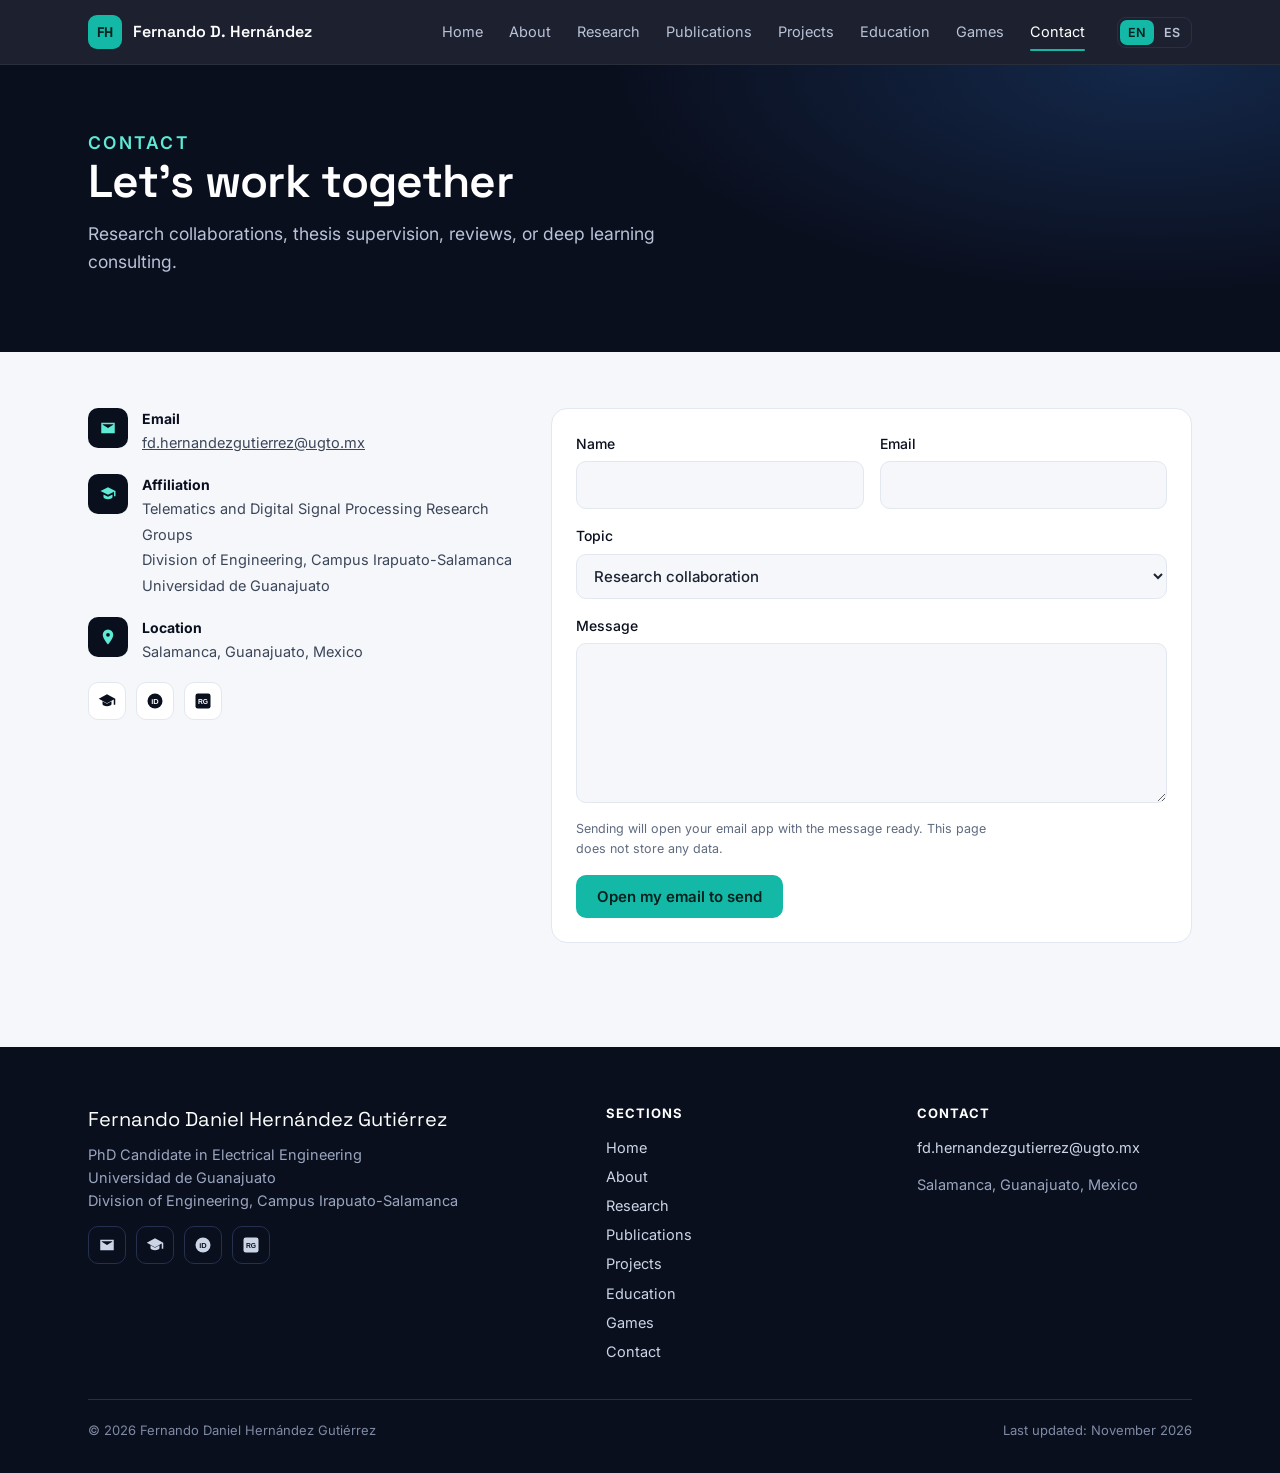
<file: contacto.html>
<!DOCTYPE html>
<html lang="en">
<head>
<meta charset="utf-8">
<meta name="viewport" content="width=device-width, initial-scale=1">
<title data-es="Contacto · Fernando D. Hernández">Contact · Fernando D. Hernández</title>
<meta name="description" content="Contact for research collaborations, thesis supervision, and academic activities." data-es-content="Contacto para colaboraciones de investigación, dirección de tesis y actividades académicas.">
<link rel="icon" href="assets/img/favicon.svg" type="image/svg+xml">
<link rel="preconnect" href="https://fonts.googleapis.com">
<link rel="preconnect" href="https://fonts.gstatic.com" crossorigin>
<link href="https://fonts.googleapis.com/css2?family=Inter:wght@400;500;600&family=Space+Grotesk:wght@500;600;700&display=swap" rel="stylesheet">
<link rel="stylesheet" href="assets/css/estilos.css">
</head>
<body data-pagina="contacto">
<a class="saltar" href="#contenido" data-es="Saltar al contenido">Skip to content</a>
<div id="barra"></div>

<header class="cabecera-pagina">
  <div class="ancho">
    <p class="sobretitulo" data-es="Contacto">Contact</p>
    <h1 data-es="Trabajemos juntos">Let’s work together</h1>
    <p data-es="Colaboraciones de investigación, dirección de tesis, revisiones o asesoría en aprendizaje profundo.">Research collaborations, thesis supervision, reviews, or deep learning consulting.</p>
  </div>
</header>

<main id="contenido">
  <section class="seccion primera">
    <div class="ancho contacto-grid">
      <div id="datos-contacto"></div>

      <form class="tarjeta formulario" id="formulario" method="post" novalidate>
        <div class="fila">
          <label><span data-es="Nombre">Name</span>
            <input name="nombre" type="text" required minlength="2" maxlength="100" autocomplete="name">
          </label>
          <label><span data-es="Correo electrónico">Email</span>
            <input name="email" type="email" required maxlength="150" autocomplete="email">
          </label>
        </div>
        <label><span data-es="Tema">Topic</span>
          <select name="asunto" id="asunto"></select>
        </label>
        <label><span data-es="Mensaje">Message</span>
          <textarea name="mensaje" required minlength="10" maxlength="5000"></textarea>
        </label>
        <!-- Campo trampa para robots: las personas no lo ven ni lo llenan -->
        <div class="trampa" aria-hidden="true">
          <label><span data-es="No llene este campo">Do not fill in this field</span> <input name="_gotcha" type="text" tabindex="-1" autocomplete="off"></label>
        </div>
        <div class="aviso-form" id="aviso-form" role="status" tabindex="-1"></div>
        <div class="pie-form">
          <p class="privacidad" id="privacidad"></p>
          <button class="btn prim" type="submit" data-es="Enviar mensaje">Send message</button>
        </div>
      </form>
    </div>
  </section>
</main>

<div id="pie"></div>
<script src="assets/js/datos.js"></script>
<script src="assets/js/datos-en.js"></script>
<script src="assets/js/sitio.js"></script>
</body>
</html>
</file>
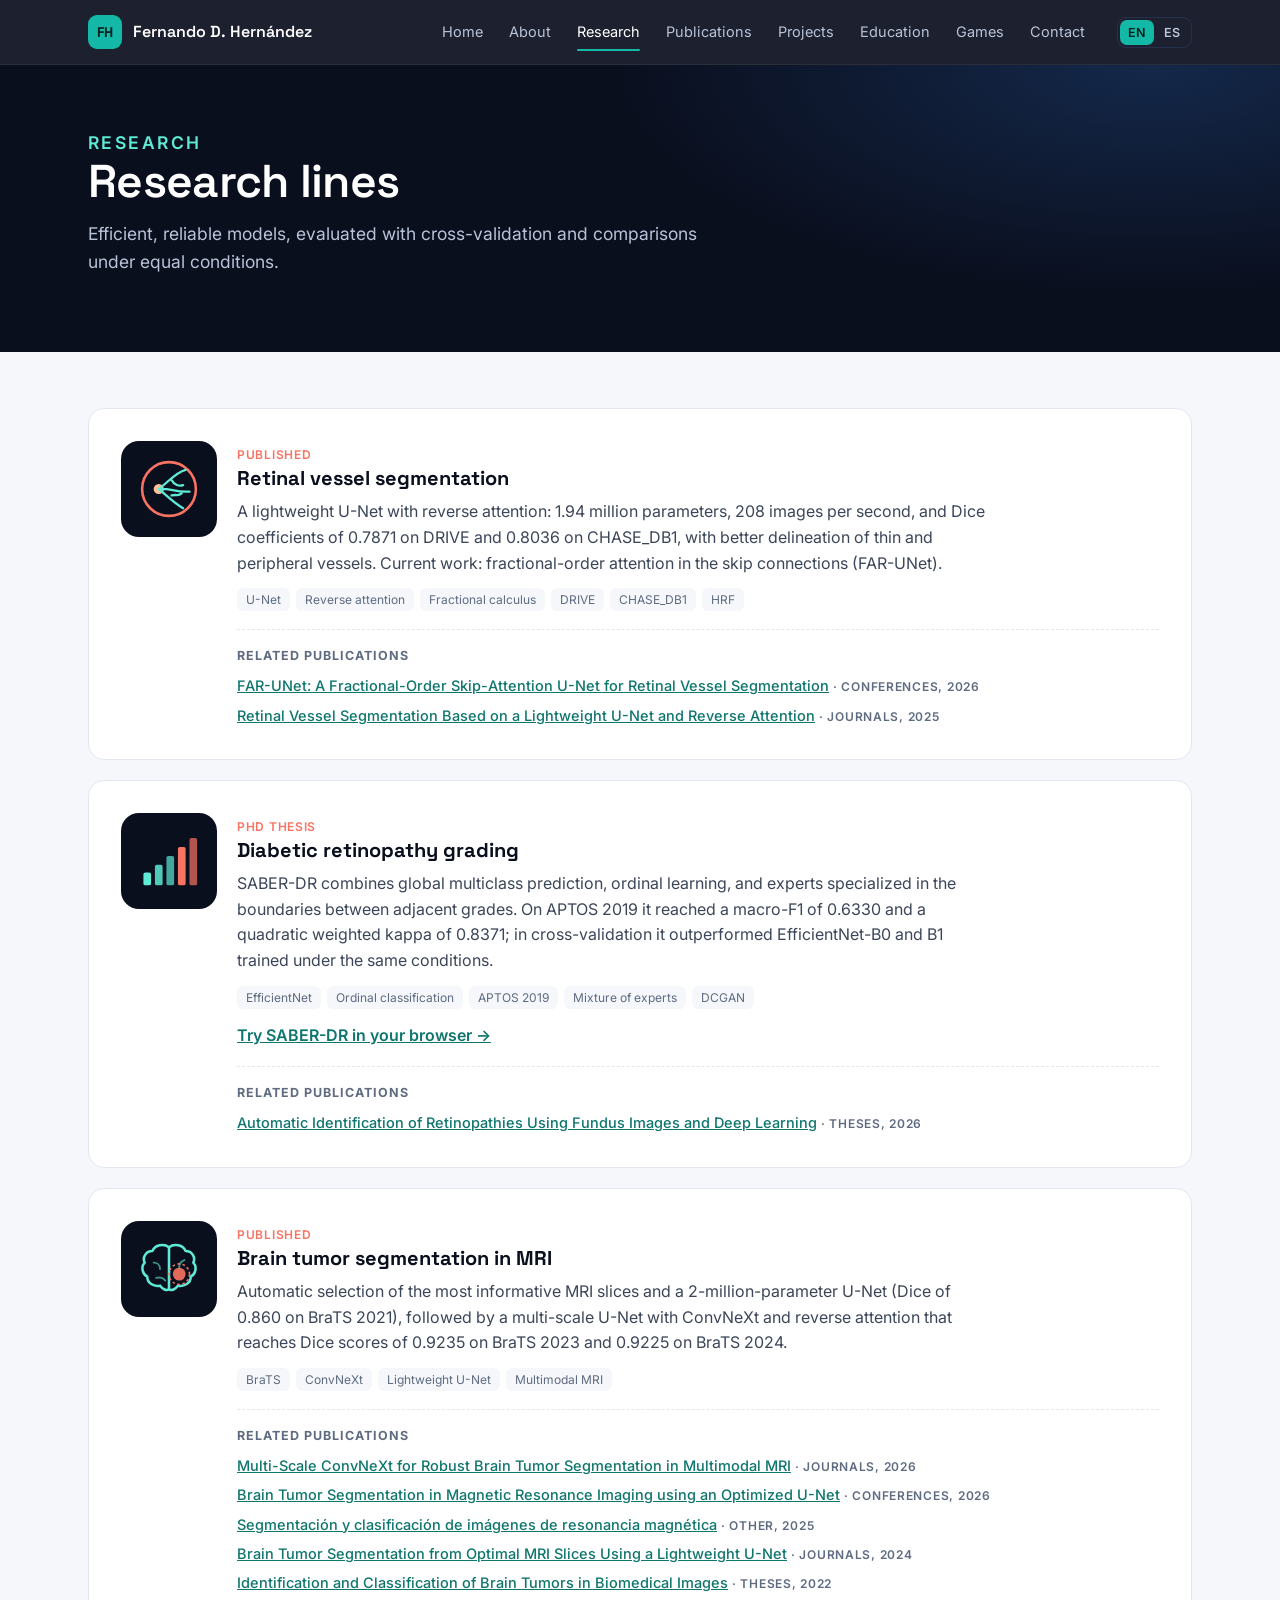
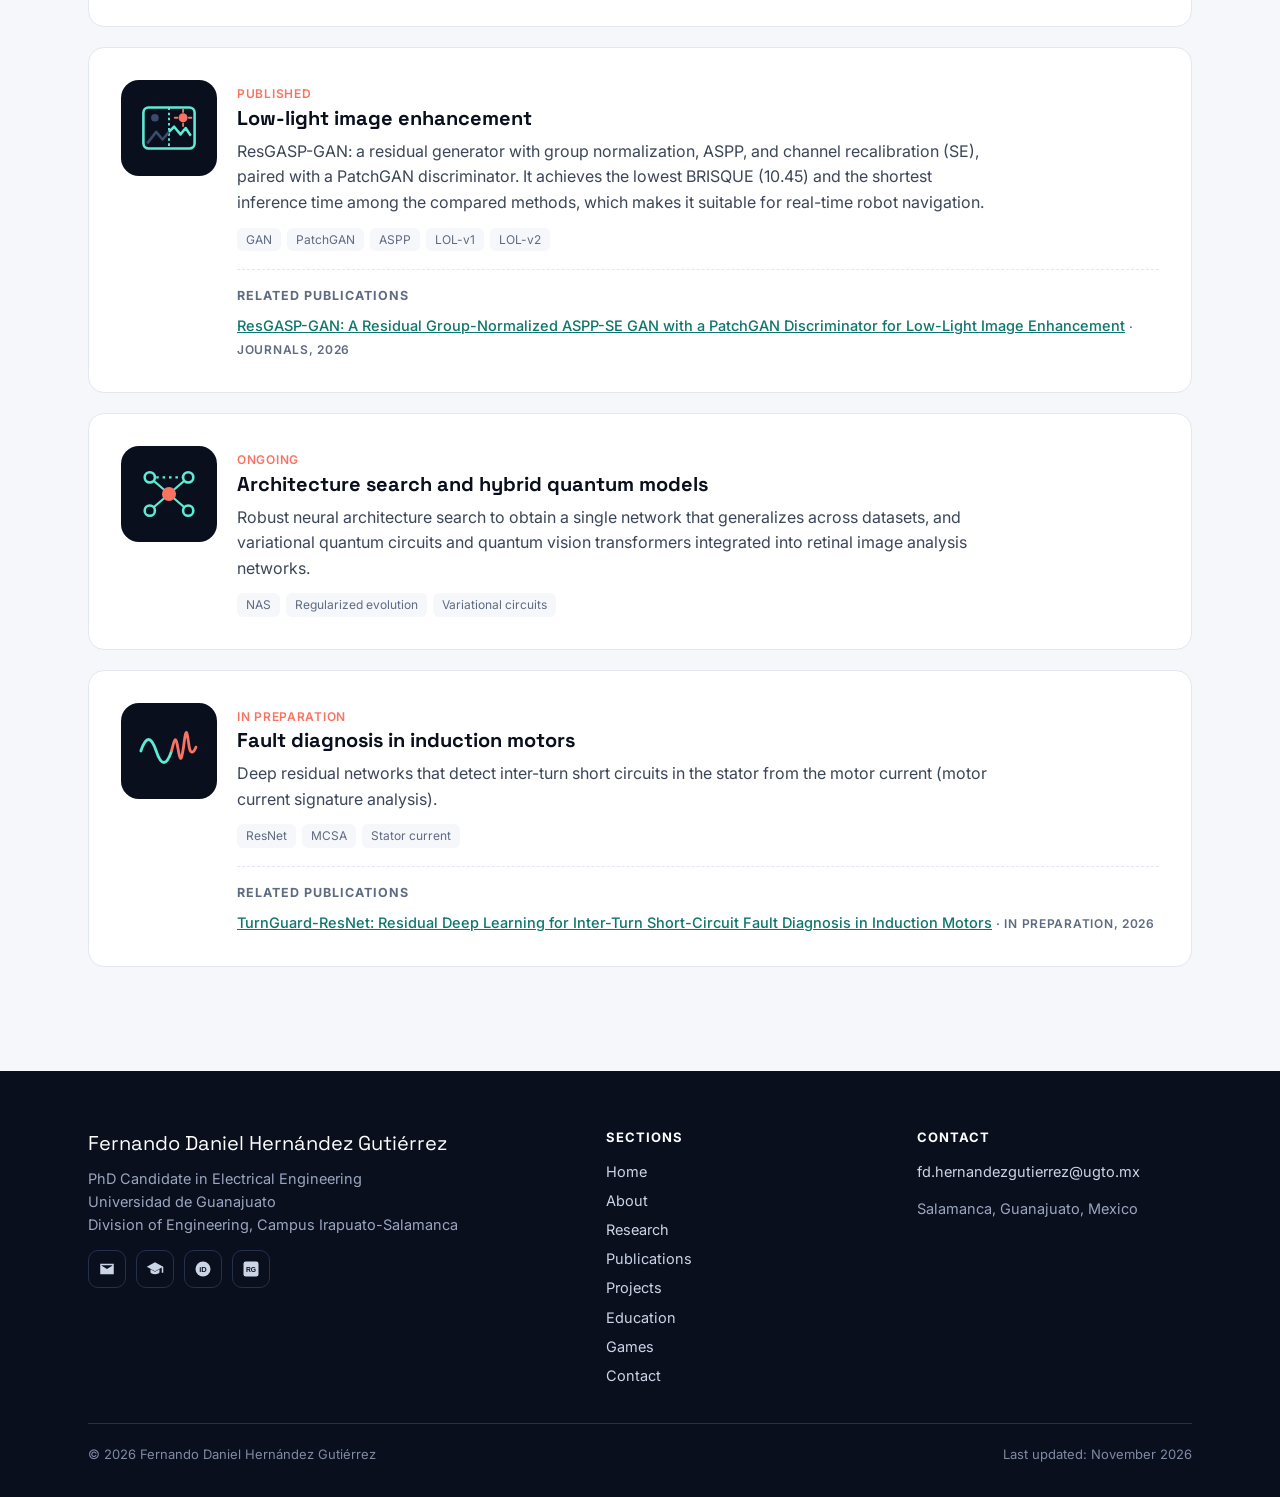
<file: investigacion.html>
<!DOCTYPE html>
<html lang="en">
<head>
<meta charset="utf-8">
<meta name="viewport" content="width=device-width, initial-scale=1">
<title data-es="Investigación · Fernando D. Hernández">Research · Fernando D. Hernández</title>
<meta name="description" content="Research lines: retinal vessel segmentation, diabetic retinopathy, brain tumors in MRI, low-light image enhancement, neural architecture search, and quantum models." data-es-content="Líneas de investigación: segmentación de vasos retinales, retinopatía diabética, tumores cerebrales en resonancia magnética, mejora de imágenes con poca luz, búsqueda de arquitecturas y modelos cuánticos.">
<link rel="icon" href="assets/img/favicon.svg" type="image/svg+xml">
<link rel="preconnect" href="https://fonts.googleapis.com">
<link rel="preconnect" href="https://fonts.gstatic.com" crossorigin>
<link href="https://fonts.googleapis.com/css2?family=Inter:wght@400;500;600&family=Space+Grotesk:wght@500;600;700&display=swap" rel="stylesheet">
<link rel="stylesheet" href="assets/css/estilos.css">
</head>
<body data-pagina="investigacion">
<a class="saltar" href="#contenido" data-es="Saltar al contenido">Skip to content</a>
<div id="barra"></div>

<header class="cabecera-pagina">
  <div class="ancho">
    <p class="sobretitulo" data-es="Investigación">Research</p>
    <h1 data-es="Líneas de investigación">Research lines</h1>
    <p data-es="Modelos eficientes y confiables, evaluados con validación cruzada y comparaciones en igualdad de condiciones.">Efficient, reliable models, evaluated with cross-validation and comparisons under equal conditions.</p>
  </div>
</header>

<main id="contenido">
  <section class="seccion primera">
    <div class="ancho">
      <div class="lineas detalle" id="lineas"></div>
    </div>
  </section>
</main>

<div id="pie"></div>
<script src="assets/js/datos.js"></script>
<script src="assets/js/datos-en.js"></script>
<script src="assets/js/sitio.js"></script>
</body>
</html>
</file>
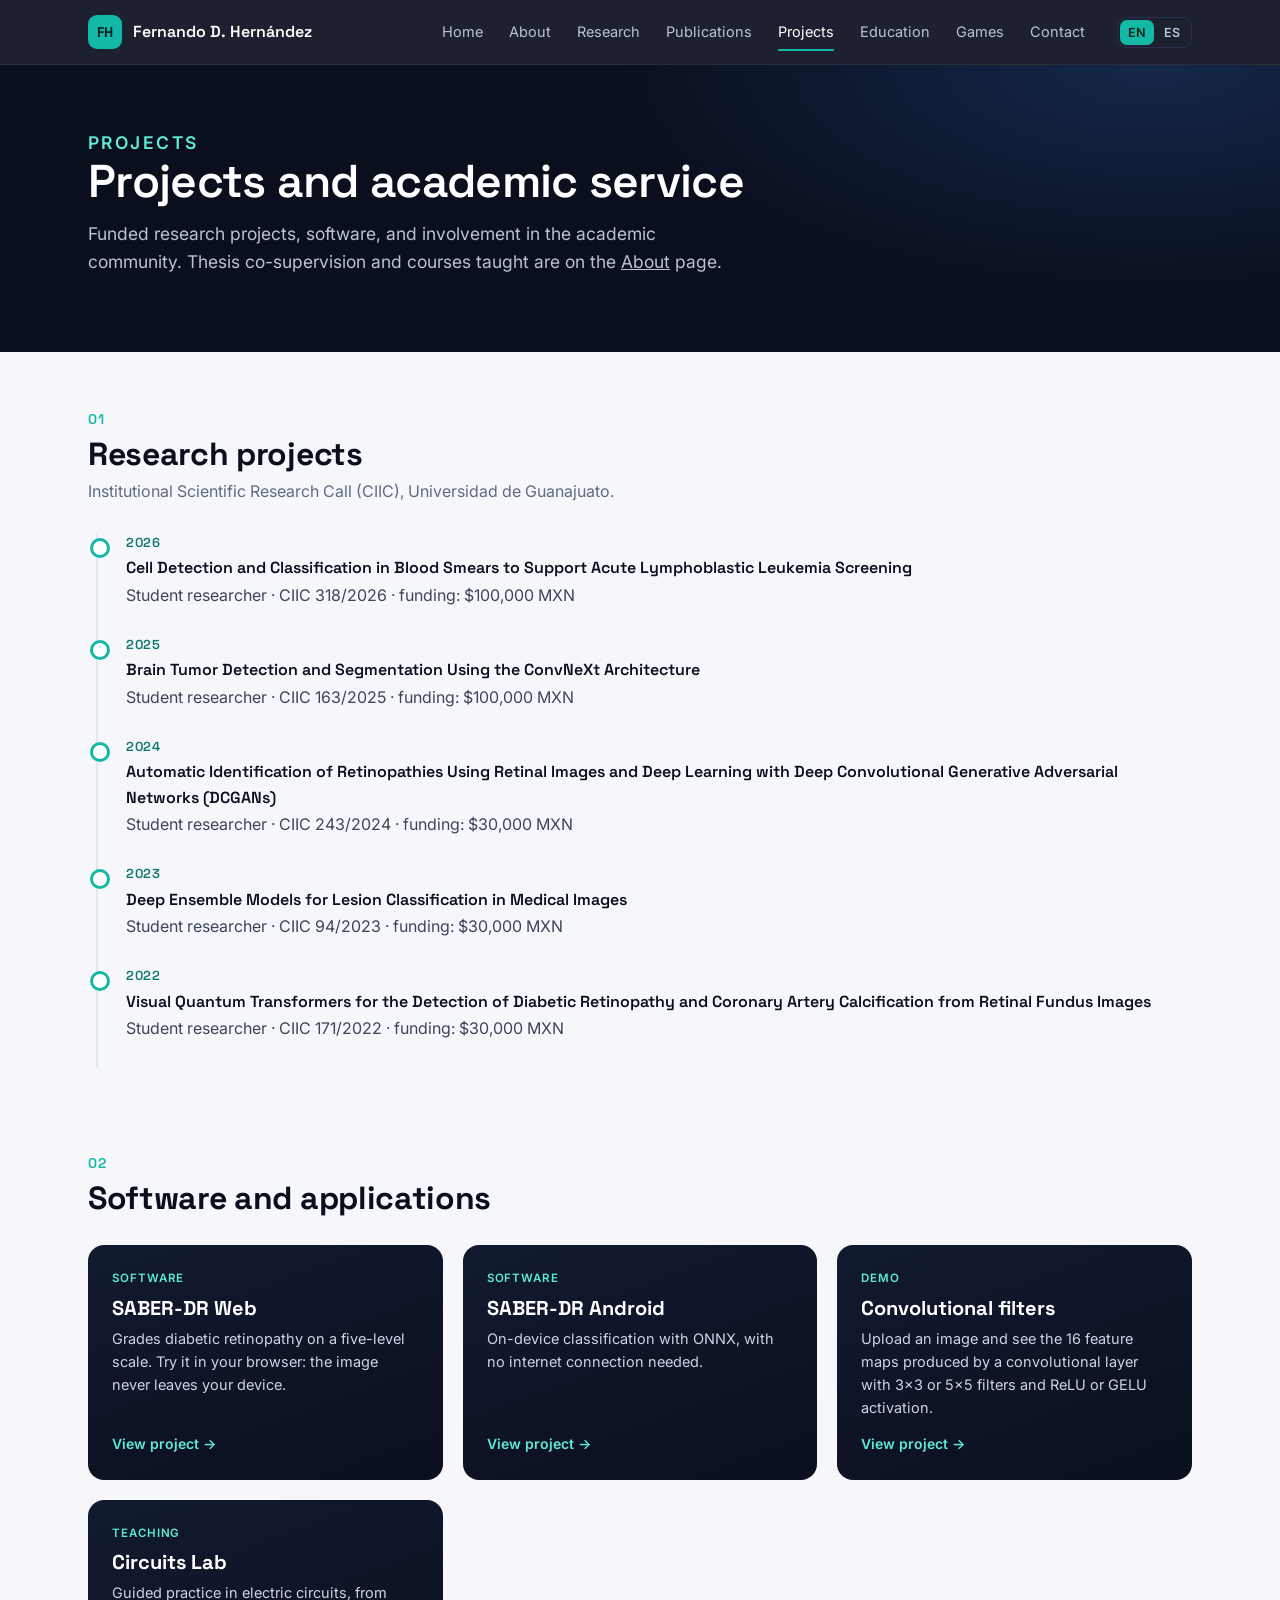
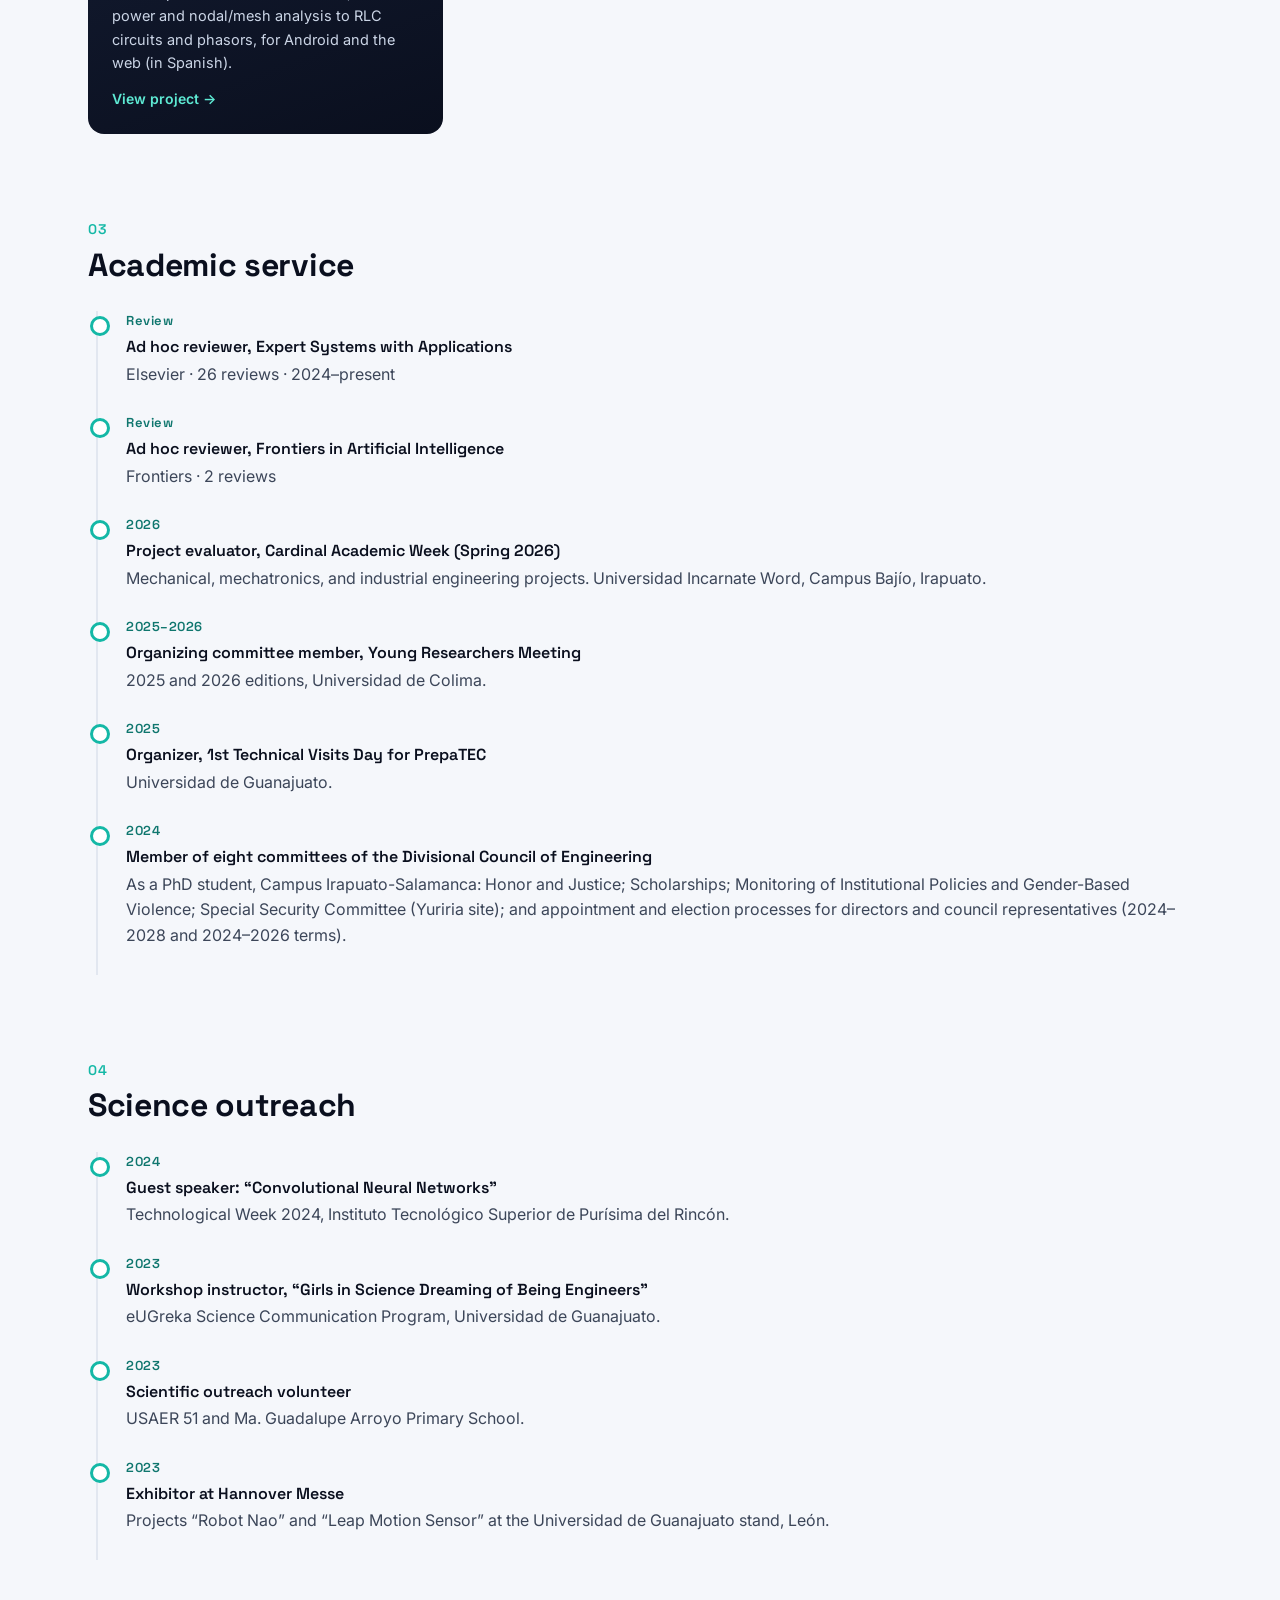
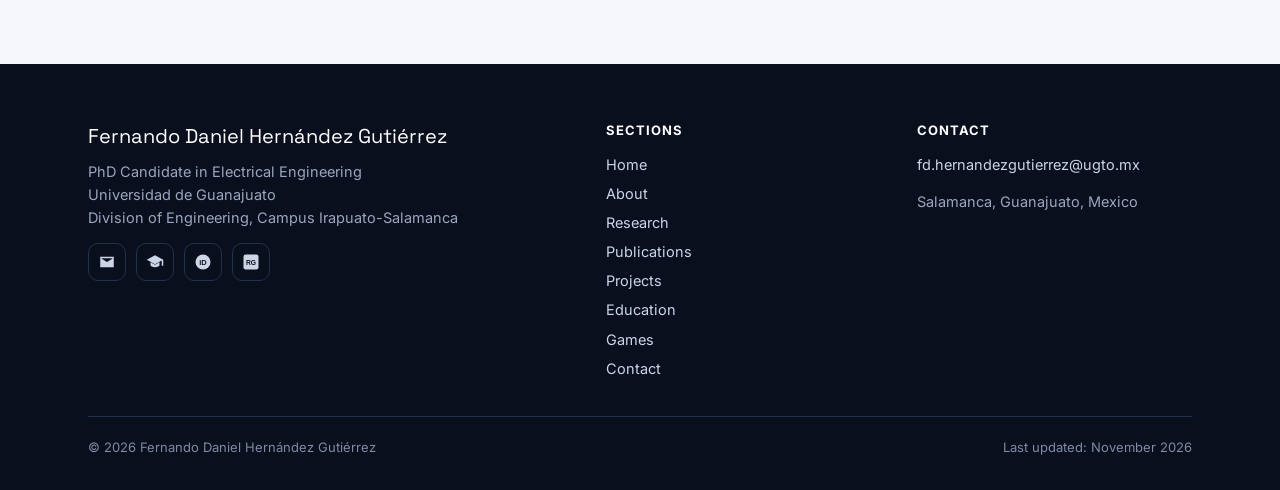
<file: proyectos.html>
<!DOCTYPE html>
<html lang="en">
<head>
<meta charset="utf-8">
<meta name="viewport" content="width=device-width, initial-scale=1">
<title data-es="Proyectos · Fernando D. Hernández">Projects · Fernando D. Hernández</title>
<meta name="description" content="Research projects, software, academic service, and science outreach by Fernando Daniel Hernández Gutiérrez." data-es-content="Proyectos de investigación, software, servicio académico y divulgación de Fernando Daniel Hernández Gutiérrez.">
<link rel="icon" href="assets/img/favicon.svg" type="image/svg+xml">
<link rel="preconnect" href="https://fonts.googleapis.com">
<link rel="preconnect" href="https://fonts.gstatic.com" crossorigin>
<link href="https://fonts.googleapis.com/css2?family=Inter:wght@400;500;600&family=Space+Grotesk:wght@500;600;700&display=swap" rel="stylesheet">
<link rel="stylesheet" href="assets/css/estilos.css">
</head>
<body data-pagina="proyectos">
<a class="saltar" href="#contenido" data-es="Saltar al contenido">Skip to content</a>
<div id="barra"></div>

<header class="cabecera-pagina">
  <div class="ancho">
    <p class="sobretitulo" data-es="Proyectos">Projects</p>
    <h1 data-es="Proyectos y servicio académico">Projects and academic service</h1>
    <p data-es="Proyectos de investigación con financiamiento, software y participación en la comunidad académica. La codirección de tesis y los cursos impartidos están en &lt;a href=&quot;sobre-mi.html#codireccion&quot;&gt;Sobre mí&lt;/a&gt;.">Funded research projects, software, and involvement in the academic community. Thesis co-supervision and courses taught are on the <a href="sobre-mi.html#codireccion">About</a> page.</p>
  </div>
</header>

<main id="contenido">
  <section class="seccion primera" data-seccion>
    <div class="ancho">
      <div class="cabeza"><div><span class="num">01</span><h2 data-es="Proyectos de investigación">Research projects</h2>
        <p data-es="Convocatoria Institucional de Investigación Científica (CIIC), Universidad de Guanajuato.">Institutional Scientific Research Call (CIIC), Universidad de Guanajuato.</p></div></div>
      <ul class="cronologia" id="lista-investigacion"></ul>
    </div>
  </section>

  <section class="seccion" data-seccion>
    <div class="ancho">
      <div class="cabeza"><div><span class="num">02</span><h2 data-es="Software y aplicaciones">Software and applications</h2></div></div>
      <div class="proyectos" id="lista-proyectos"></div>
    </div>
  </section>

  <section class="seccion" data-seccion>
    <div class="ancho">
      <div class="cabeza"><div><span class="num">03</span><h2 data-es="Servicio académico">Academic service</h2></div></div>
      <ul class="cronologia" id="lista-revision"></ul>
    </div>
  </section>

  <section class="seccion" data-seccion>
    <div class="ancho">
      <div class="cabeza"><div><span class="num">04</span><h2 data-es="Divulgación">Science outreach</h2></div></div>
      <ul class="cronologia" id="lista-divulgacion"></ul>
    </div>
  </section>
</main>

<div id="pie"></div>
<script src="assets/js/datos.js"></script>
<script src="assets/js/datos-en.js"></script>
<script src="assets/js/sitio.js"></script>
</body>
</html>
</file>
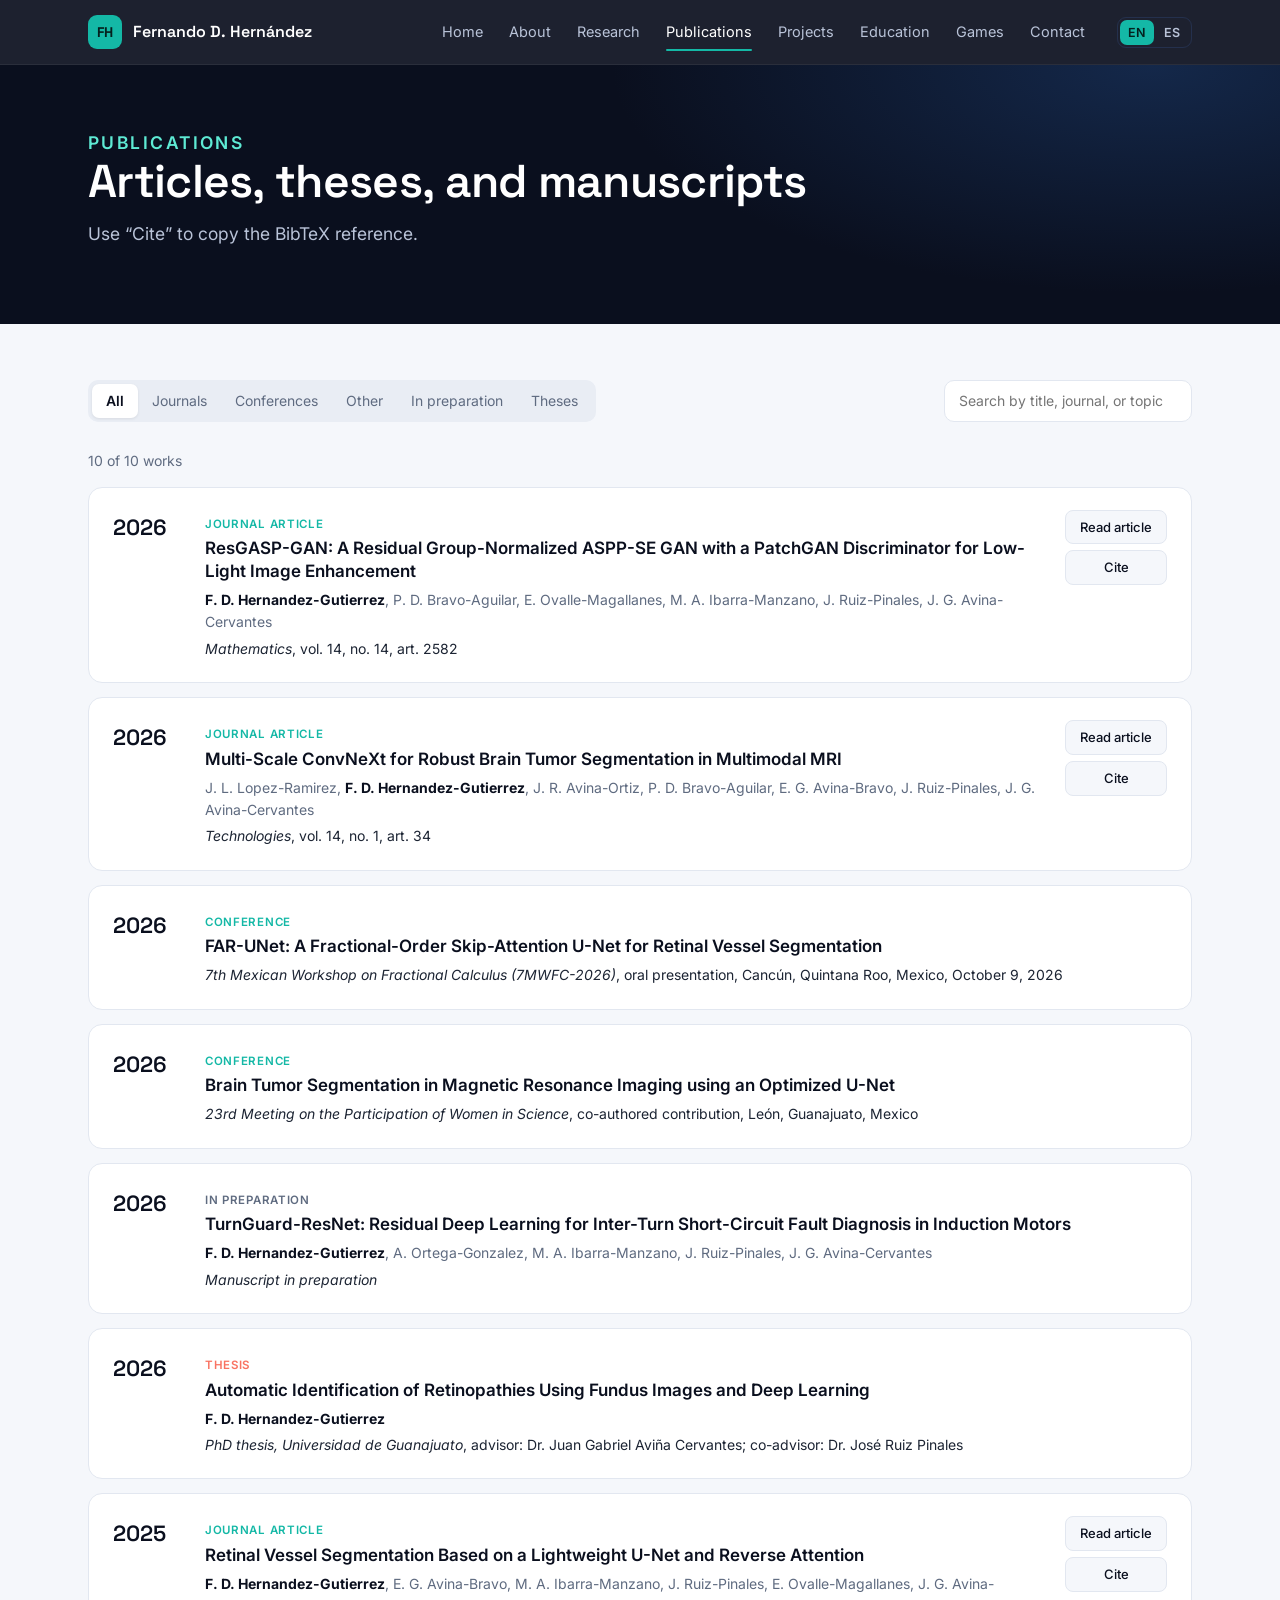
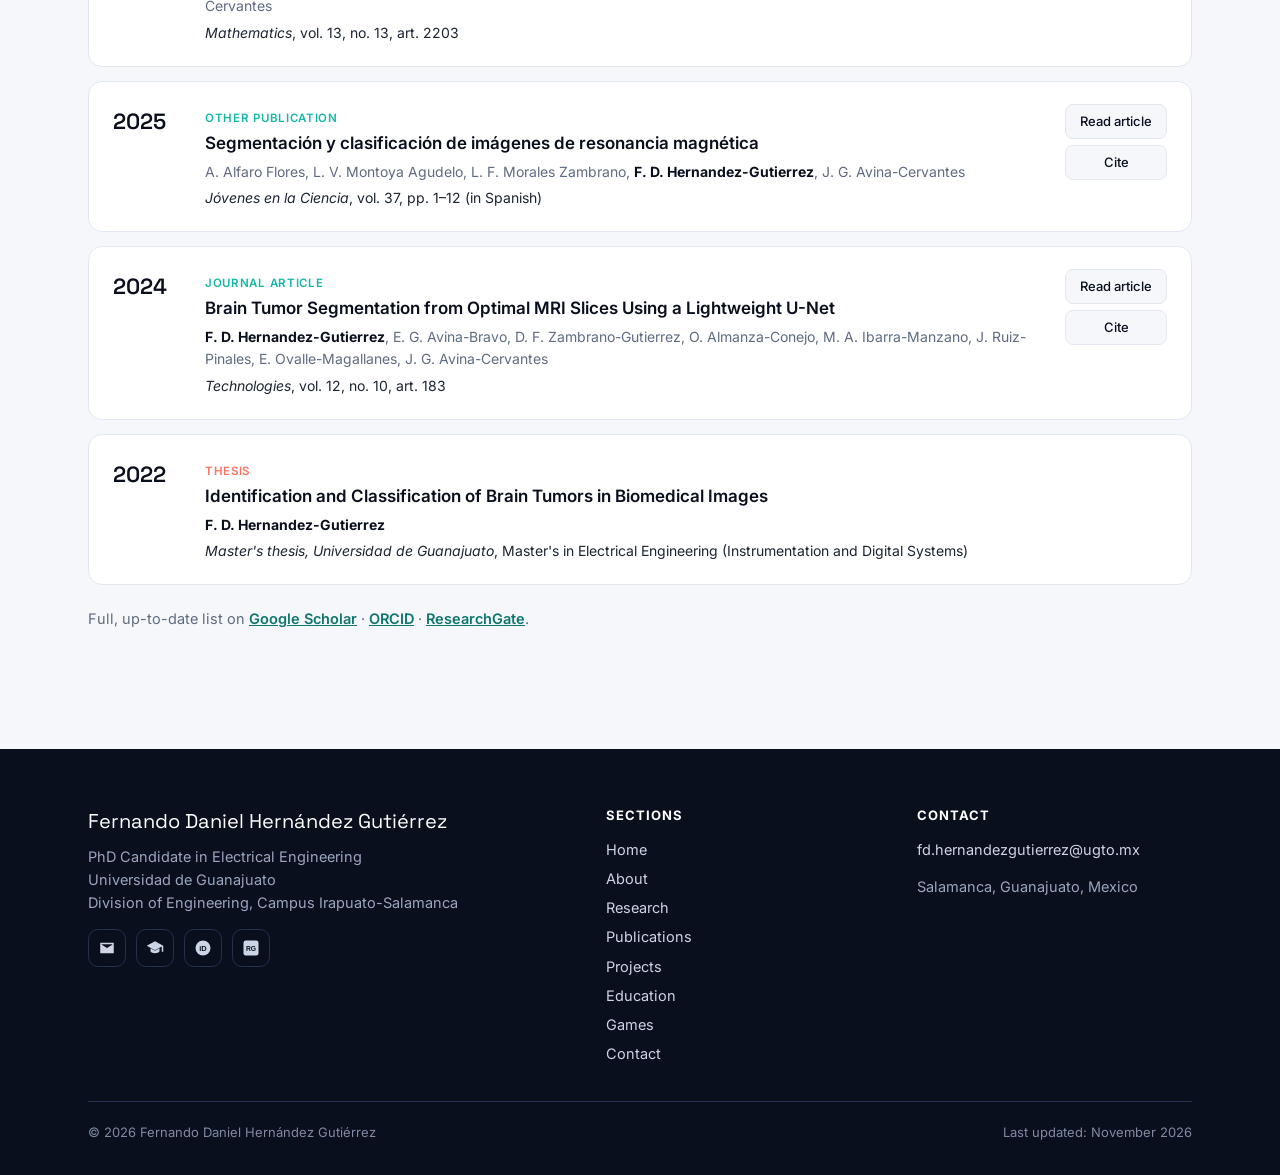
<file: publicaciones.html>
<!DOCTYPE html>
<html lang="en">
<head>
<meta charset="utf-8">
<meta name="viewport" content="width=device-width, initial-scale=1">
<title data-es="Publicaciones · Fernando D. Hernández">Publications · Fernando D. Hernández</title>
<meta name="description" content="Articles, conference talks, theses, and manuscripts by Fernando Daniel Hernández Gutiérrez, with DOIs and BibTeX references." data-es-content="Artículos, ponencias, tesis y manuscritos de Fernando Daniel Hernández Gutiérrez, con DOI y referencias en BibTeX.">
<link rel="icon" href="assets/img/favicon.svg" type="image/svg+xml">
<link rel="preconnect" href="https://fonts.googleapis.com">
<link rel="preconnect" href="https://fonts.gstatic.com" crossorigin>
<link href="https://fonts.googleapis.com/css2?family=Inter:wght@400;500;600&family=Space+Grotesk:wght@500;600;700&display=swap" rel="stylesheet">
<link rel="stylesheet" href="assets/css/estilos.css">
</head>
<body data-pagina="publicaciones">
<a class="saltar" href="#contenido" data-es="Saltar al contenido">Skip to content</a>
<div id="barra"></div>

<header class="cabecera-pagina">
  <div class="ancho">
    <p class="sobretitulo" data-es="Publicaciones">Publications</p>
    <h1 data-es="Artículos, tesis y manuscritos">Articles, theses, and manuscripts</h1>
    <p data-es="Use «Citar» para copiar la referencia en BibTeX.">Use “Cite” to copy the BibTeX reference.</p>
  </div>
</header>

<main id="contenido">
  <section class="seccion primera">
    <div class="ancho">
      <div class="cabeza">
        <div class="controles">
          <div class="pestanas" id="pestanas" role="group" aria-label="Filter by type" data-es-aria-label="Filtrar por tipo"></div>
        </div>
        <input class="buscar" id="buscar" type="search" placeholder="Search by title, journal, or topic…" data-es-placeholder="Buscar por título, revista o tema…" aria-label="Search publications" data-es-aria-label="Buscar publicaciones">
      </div>
      <p class="conteo" id="conteo" aria-live="polite"></p>
      <div class="pubs" id="pubs"></div>
      <p class="nota" id="perfiles"></p>
    </div>
  </section>
</main>

<div id="pie"></div>
<script src="assets/js/datos.js"></script>
<script src="assets/js/datos-en.js"></script>
<script src="assets/js/sitio.js"></script>
</body>
</html>
</file>
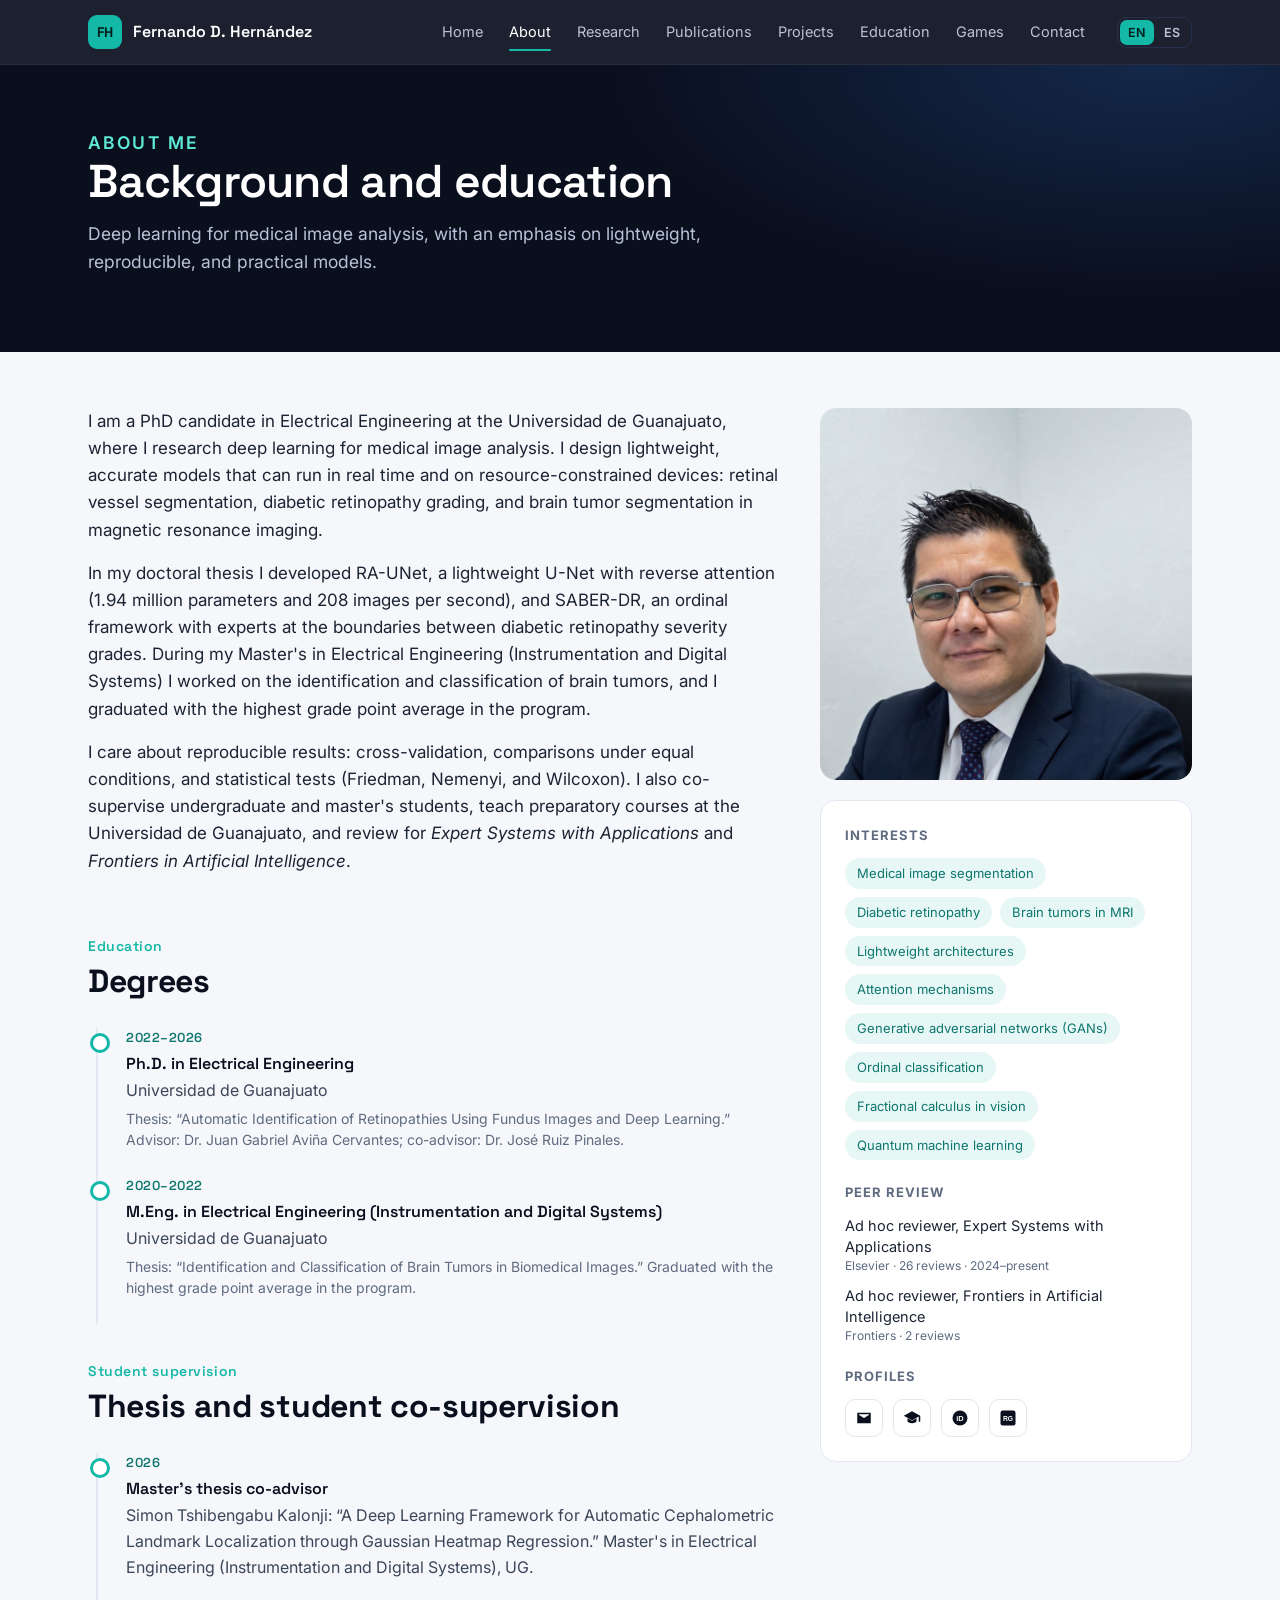
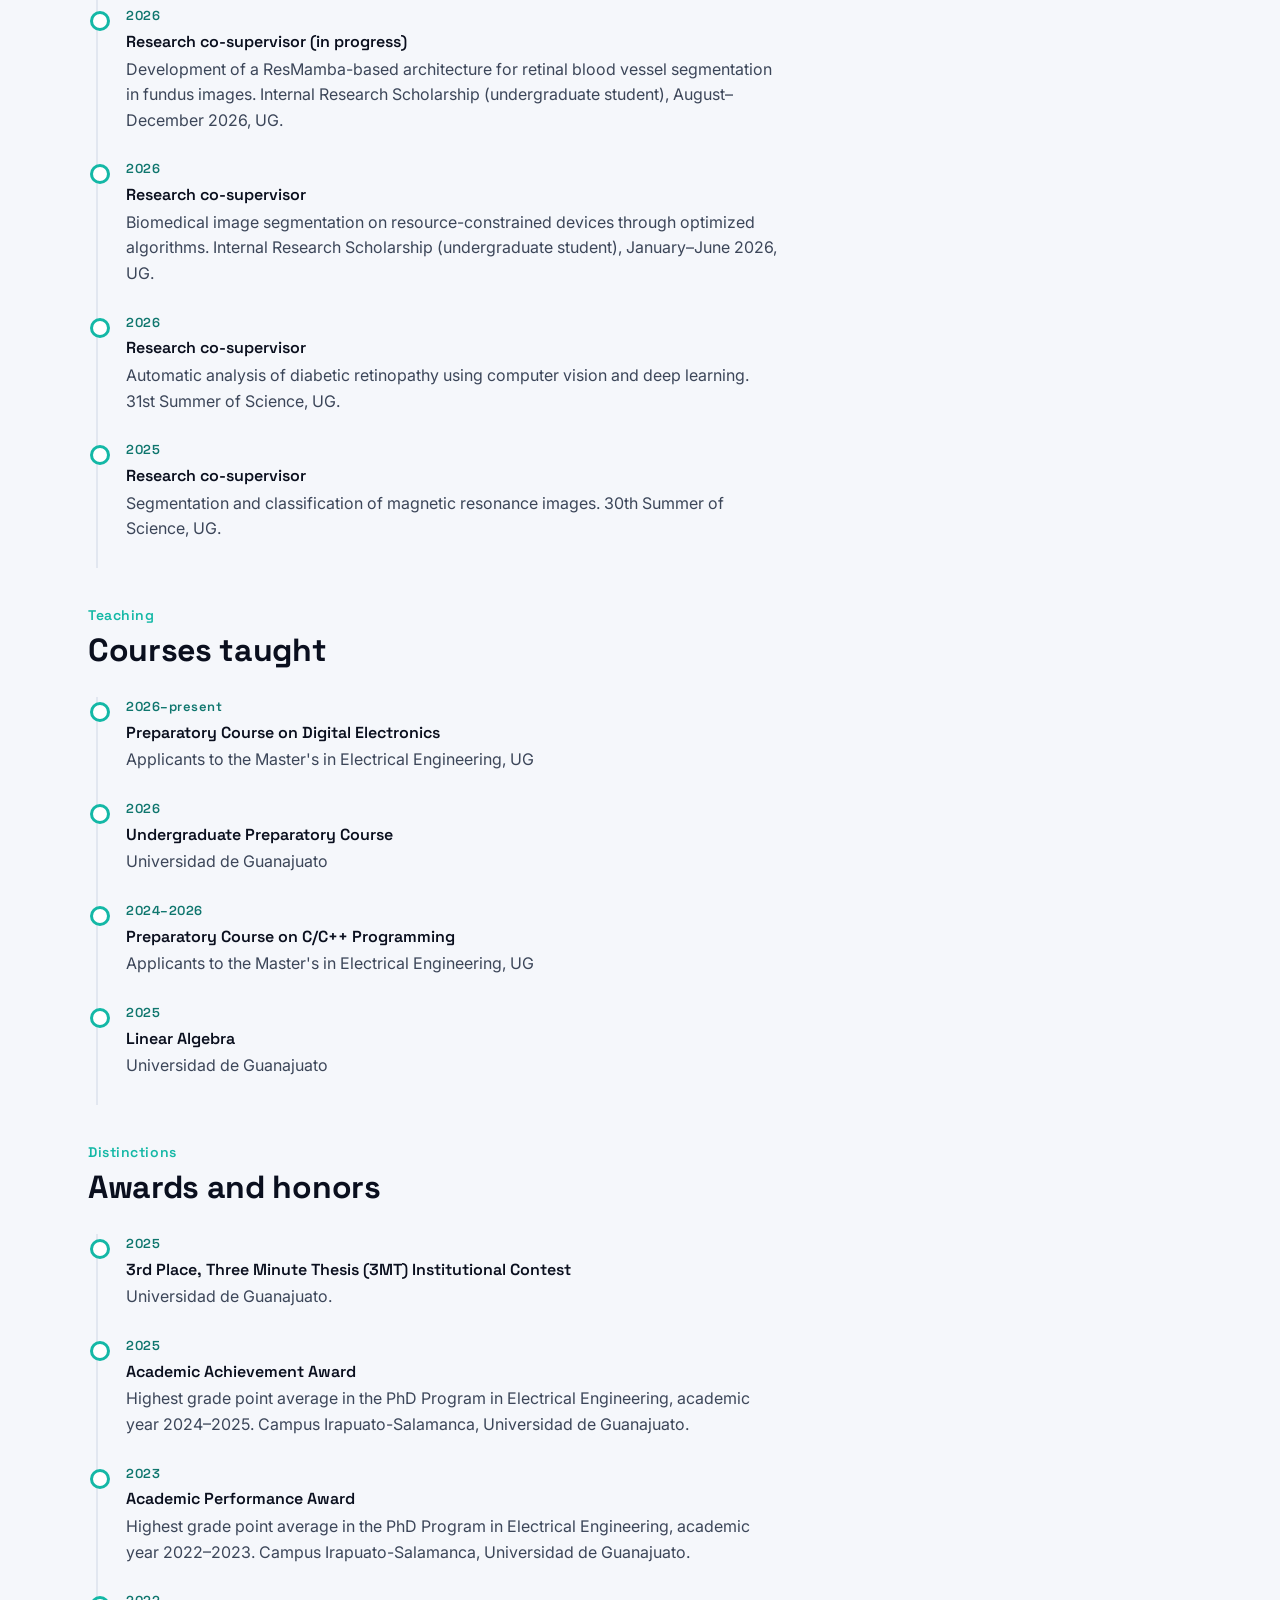
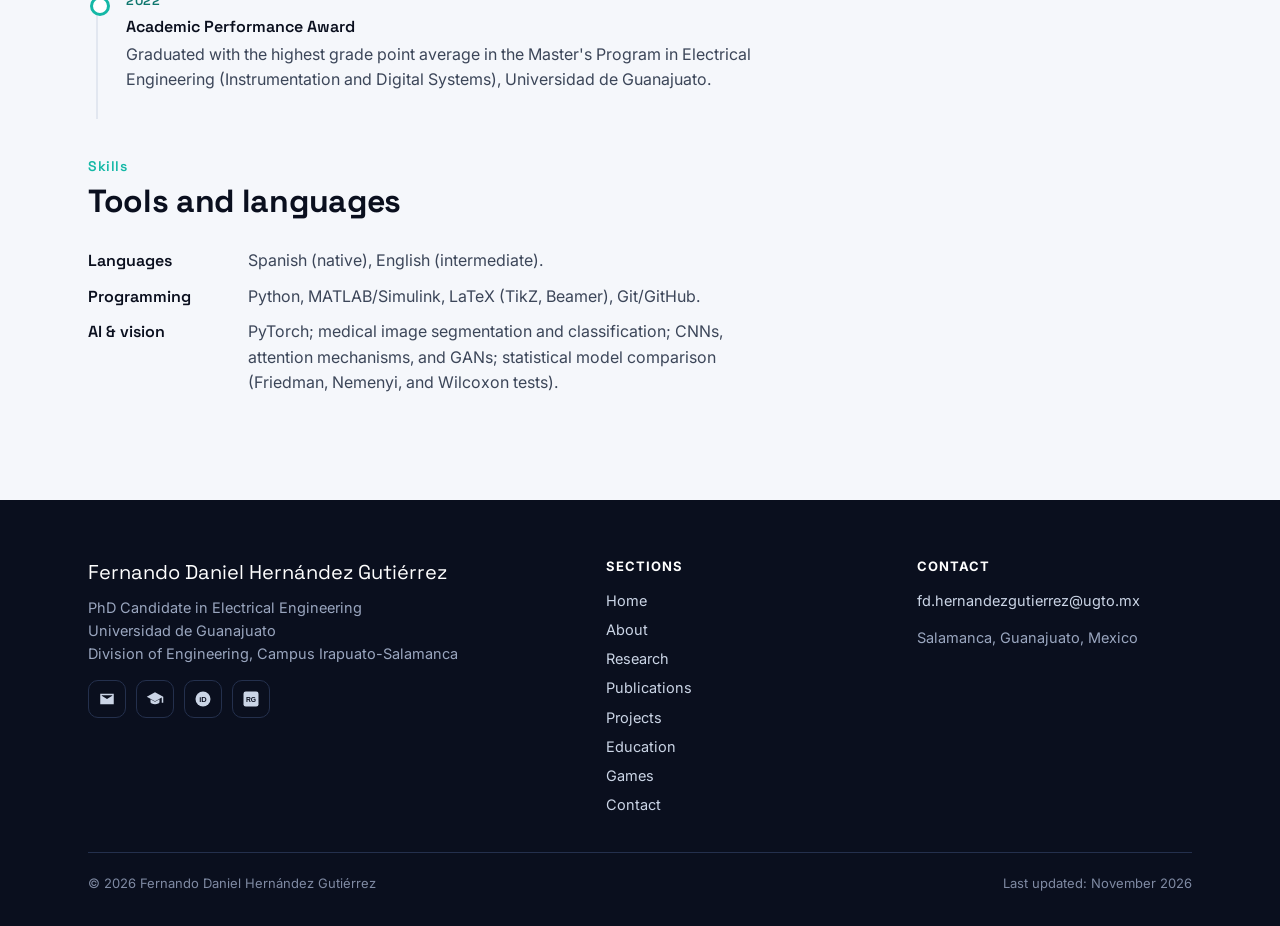
<file: sobre-mi.html>
<!DOCTYPE html>
<html lang="en">
<head>
<meta charset="utf-8">
<meta name="viewport" content="width=device-width, initial-scale=1">
<title data-es="Sobre mí · Fernando D. Hernández">About · Fernando D. Hernández</title>
<meta name="description" content="Background, education, thesis co-supervision, teaching, and research interests of Fernando Daniel Hernández Gutiérrez, Universidad de Guanajuato." data-es-content="Trayectoria, formación, codirección de tesis, docencia e intereses de investigación de Fernando Daniel Hernández Gutiérrez, Universidad de Guanajuato.">
<link rel="icon" href="assets/img/favicon.svg" type="image/svg+xml">
<link rel="preconnect" href="https://fonts.googleapis.com">
<link rel="preconnect" href="https://fonts.gstatic.com" crossorigin>
<link href="https://fonts.googleapis.com/css2?family=Inter:wght@400;500;600&family=Space+Grotesk:wght@500;600;700&display=swap" rel="stylesheet">
<link rel="stylesheet" href="assets/css/estilos.css">
</head>
<body data-pagina="sobre">
<a class="saltar" href="#contenido" data-es="Saltar al contenido">Skip to content</a>
<div id="barra"></div>

<header class="cabecera-pagina">
  <div class="ancho">
    <p class="sobretitulo" data-es="Sobre mí">About me</p>
    <h1 data-es="Trayectoria y formación">Background and education</h1>
    <p data-es="Aprendizaje profundo para el análisis de imágenes médicas, con énfasis en modelos ligeros, reproducibles y útiles en la práctica.">Deep learning for medical image analysis, with an emphasis on lightweight, reproducible, and practical models.</p>
  </div>
</header>

<main id="contenido">
  <section class="seccion primera">
    <div class="ancho dos-col">
      <div>
        <div class="texto-largo" id="bio"></div>
        <div class="botones" id="boton-cv"></div>

        <div class="cabeza" style="margin-top:44px"><div><span class="num" data-es="Formación">Education</span><h2 data-es="Grados académicos">Degrees</h2></div></div>
        <ul class="cronologia" id="formacion"></ul>

        <div class="cabeza" id="codireccion" style="margin-top:36px"><div><span class="num" data-es="Dirección de estudiantes">Student supervision</span><h2 data-es="Codirección de tesis y estudiantes">Thesis and student co-supervision</h2></div></div>
        <ul class="cronologia" id="direccion"></ul>

        <div class="cabeza" id="cursos" style="margin-top:36px"><div><span class="num" data-es="Docencia">Teaching</span><h2 data-es="Cursos impartidos">Courses taught</h2></div></div>
        <ul class="cronologia" id="docencia"></ul>

        <div class="cabeza" style="margin-top:36px"><div><span class="num" data-es="Distinciones">Distinctions</span><h2 data-es="Premios y reconocimientos">Awards and honors</h2></div></div>
        <ul class="cronologia" id="premios"></ul>

        <div class="cabeza" style="margin-top:36px"><div><span class="num" data-es="Habilidades">Skills</span><h2 data-es="Herramientas e idiomas">Tools and languages</h2></div></div>
        <dl class="habilidades" id="habilidades"></dl>
      </div>
      <aside>
        <div class="foto" id="foto"></div>
        <div class="tarjeta">
          <h4 data-es="Intereses">Interests</h4>
          <div class="pildoras" id="intereses"></div>
          <h4 data-es="Revisión de artículos">Peer review</h4>
          <ul class="lista-simple" id="servicio"></ul>
          <h4 data-es="Perfiles">Profiles</h4>
          <div class="redes" id="redes"></div>
        </div>
      </aside>
    </div>
  </section>
</main>

<div id="pie"></div>
<script src="assets/js/datos.js"></script>
<script src="assets/js/datos-en.js"></script>
<script src="assets/js/sitio.js"></script>
</body>
</html>
</file>
<file: assets/css/estilos.css>
/* ==========================================================================
   Estilos del sitio — © 2026 Fernando Daniel Hernandez Gutierrez
   ========================================================================== */
:root{
  --tinta:#0a0f1e; --tinta-2:#121a2f; --borde-osc:#24304d; --claro:#f5f7fb; --blanco:#fff;
  --texto:#1c2433; --suave:#5f6b80; --linea:#e2e7f0;
  --turquesa:#14b8a6; --turquesa-2:#5eead4; --turquesa-osc:#0f766e; --coral:#f97362;
  --titulo:"Space Grotesk", Inter, system-ui, sans-serif;
  --sans:Inter, system-ui, -apple-system, "Segoe UI", Roboto, sans-serif;
  --alto-barra:64px;
}
*{box-sizing:border-box}
[hidden]{display:none!important}
[id]{scroll-margin-top:calc(var(--alto-barra) + 20px)}
html{scroll-behavior:smooth;scroll-padding-top:calc(var(--alto-barra) + 16px)}
body{margin:0;font-family:var(--sans);color:var(--texto);background:var(--claro);line-height:1.6;font-size:16px;
     min-height:100vh;display:flex;flex-direction:column}
main{flex:1}
a{color:inherit}
img{max-width:100%;display:block}
.ancho{max-width:1160px;margin:0 auto;padding:0 28px}
.ancho>*,.pub>*,.linea>*,.dos-col>*,.pie-cols>*{min-width:0}
.saltar{position:absolute;left:-9999px;top:10px;z-index:60;background:#fff;color:var(--tinta);padding:8px 14px;border-radius:8px;font-weight:600}
.saltar:focus{left:12px}
:focus-visible{outline:2px solid var(--turquesa);outline-offset:2px}

/* ---------- Barra de navegación ---------- */
#barra{height:var(--alto-barra);background:var(--tinta)}          /* espacio reservado mientras carga */
nav.barra{position:sticky;top:0;z-index:40;background:rgba(10,15,30,.92);backdrop-filter:blur(10px);-webkit-backdrop-filter:blur(10px);
          border-bottom:1px solid rgba(255,255,255,.06);transition:box-shadow .2s}
nav.barra.con-sombra{box-shadow:0 8px 28px rgba(0,0,0,.28)}
nav.barra .ancho{display:flex;align-items:center;justify-content:space-between;gap:20px;height:var(--alto-barra)}
.logo{display:flex;align-items:center;gap:11px;text-decoration:none;color:#fff;font-family:var(--titulo);font-weight:600;font-size:16px;white-space:nowrap}
.sello{width:34px;height:34px;border-radius:9px;background:var(--turquesa);color:#04211e;display:grid;place-items:center;font-weight:700;font-size:14px;flex:none}
.menu{display:flex;gap:2px;list-style:none;margin:0;padding:0}
.menu a{display:block;position:relative;color:#b9c3d8;text-decoration:none;font-size:14.5px;padding:8px 12px;border-radius:8px}
.menu a:hover{color:#fff;background:rgba(255,255,255,.06)}
.menu a[aria-current="page"]{color:#fff}
.menu a[aria-current="page"]::after{content:"";position:absolute;left:12px;right:12px;bottom:1px;height:2px;border-radius:2px;background:var(--turquesa)}
.hamburguesa{display:none;position:relative;width:44px;height:44px;flex:none;border:1px solid var(--borde-osc);border-radius:10px;background:none;cursor:pointer}
.hamburguesa span,.hamburguesa span::before,.hamburguesa span::after{position:absolute;width:18px;height:2px;border-radius:2px;background:#fff;transition:transform .25s,top .25s,background .2s}
.hamburguesa span{left:12px;top:20px}
.hamburguesa span::before,.hamburguesa span::after{content:"";left:0}
.hamburguesa span::before{top:-6px}
.hamburguesa span::after{top:6px}
.barra.abierta .hamburguesa span{background:transparent}
.barra.abierta .hamburguesa span::before{top:0;transform:rotate(45deg)}
.barra.abierta .hamburguesa span::after{top:0;transform:rotate(-45deg)}

/* ---------- Portada (inicio) ---------- */
.portada{background:radial-gradient(1200px 500px at 85% 20%,#14284a 0%,transparent 60%),var(--tinta);color:#dfe6f3;padding:72px 0 96px;overflow:hidden}
.portada .ancho{display:grid;grid-template-columns:1.15fr .85fr;gap:48px;align-items:center}
.sobretitulo{font-size:13px;letter-spacing:.14em;text-transform:uppercase;color:var(--turquesa-2);font-weight:600;margin:0 0 16px}
.portada h1{font-family:var(--titulo);font-size:54px;line-height:1.04;margin:0 0 20px;color:#fff;font-weight:600;letter-spacing:-.015em}
.portada .lema{font-size:19px;color:#b9c3d8;max-width:560px;margin:0 0 30px}
.botones{display:flex;gap:12px;flex-wrap:wrap;margin-bottom:28px}
.btn{display:inline-flex;align-items:center;gap:8px;padding:11px 20px;border-radius:10px;font:600 15px var(--sans);text-decoration:none;border:1px solid transparent;cursor:pointer}
.btn.prim{background:var(--turquesa);color:#04211e}
.btn.prim:hover{background:var(--turquesa-2)}
.btn.sec{border-color:var(--borde-osc);color:#fff;background:none}
.btn.sec:hover{border-color:#4b5b80}
.btn.claro{border-color:var(--linea);color:var(--tinta);background:var(--blanco)}
.btn.claro:hover{border-color:var(--turquesa);color:var(--turquesa-osc)}
.btn[disabled]{opacity:.6;cursor:wait}
.redes{display:flex;gap:10px;flex-wrap:wrap}
.redes a{width:38px;height:38px;border-radius:10px;border:1px solid var(--borde-osc);display:grid;place-items:center;color:#b9c3d8}
.redes a:hover{color:#fff;border-color:#4b5b80}
.redes svg{width:18px;height:18px}

.lienzo{position:relative;aspect-ratio:1;max-width:440px;width:100%;justify-self:center;cursor:ew-resize;touch-action:pan-y}
.lienzo canvas{width:100%;height:100%;display:block}
.lienzo .rotulo{position:absolute;bottom:-4px;font-size:12px;letter-spacing:.08em;text-transform:uppercase;color:#7f8aa3}
.lienzo .r1{left:8%} .lienzo .r2{right:8%}

/* ---------- Cabecera de páginas interiores ---------- */
.cabecera-pagina{background:radial-gradient(900px 380px at 90% 0%,#14284a 0%,transparent 60%),var(--tinta);color:#b9c3d8;padding:64px 0 76px}
.cabecera-pagina h1{font-family:var(--titulo);color:#fff;font-size:46px;line-height:1.06;margin:0 0 14px;letter-spacing:-.015em;font-weight:600}
.cabecera-pagina p{max-width:660px;margin:0;font-size:17.5px}

/* ---------- Cifras ---------- */
.cifras{margin-top:-48px;position:relative;z-index:2}
.cifras .rejilla{display:grid;grid-template-columns:repeat(4,1fr);background:var(--blanco);border-radius:16px;box-shadow:0 12px 40px rgba(10,15,30,.10);overflow:hidden}
.cifra{padding:24px 26px}
.cifra+.cifra{border-left:1px solid var(--linea)}
.cifra b{font-family:var(--titulo);font-size:32px;color:var(--tinta);display:block;line-height:1.1}
.cifra span{font-size:13.5px;color:var(--suave);display:block;margin-top:6px;line-height:1.4}

/* ---------- Secciones ---------- */
.seccion{padding:76px 0 8px}
.seccion.primera{padding-top:56px}
.cabeza{display:flex;align-items:end;justify-content:space-between;gap:20px;margin-bottom:28px;flex-wrap:wrap}
.cabeza h2{font-family:var(--titulo);font-size:32px;margin:0;color:var(--tinta);letter-spacing:-.01em;line-height:1.15}
.cabeza p{margin:6px 0 0;color:var(--suave);max-width:640px}
.num{font-family:var(--titulo);color:var(--turquesa);font-size:14px;font-weight:600;display:block;margin-bottom:6px;letter-spacing:.04em}
.mas{font-weight:600;color:var(--turquesa-osc);text-decoration:none;white-space:nowrap}
.mas:hover{text-decoration:underline}
.texto-largo p{font-size:17px;margin:0 0 16px}

.dos-col{display:grid;grid-template-columns:1.3fr .7fr;gap:40px;align-items:start}
.tarjeta{background:var(--blanco);border:1px solid var(--linea);border-radius:16px;padding:24px}
.tarjeta h4{margin:0 0 12px;font-size:13px;letter-spacing:.08em;text-transform:uppercase;color:var(--suave)}
.tarjeta h4:not(:first-child){margin-top:22px}
.lista-simple{list-style:none;margin:0;padding:0;display:grid;gap:10px}
.lista-simple li{font-size:14.5px;line-height:1.45}
.lista-simple small{display:block;color:var(--suave)}
.pildoras{display:flex;flex-wrap:wrap;gap:8px}
.pildoras span{font-size:13px;padding:5px 12px;border-radius:999px;background:#e6f7f5;color:var(--turquesa-osc)}

.foto{width:100%;aspect-ratio:1;border-radius:16px;overflow:hidden;background:linear-gradient(150deg,#1d3a66,var(--tinta));display:grid;place-items:center;
      color:#fff;font-family:var(--titulo);font-size:72px;font-weight:600;margin-bottom:20px}
.foto img{width:100%;height:100%;object-fit:cover}

/* ---------- Líneas de investigación ---------- */
.lineas{display:grid;grid-template-columns:repeat(2,1fr);gap:20px}
.linea{background:var(--blanco);border:1px solid var(--linea);border-radius:16px;padding:26px;display:grid;grid-template-columns:72px 1fr;gap:20px;
       transition:transform .2s,box-shadow .2s;scroll-margin-top:calc(var(--alto-barra) + 20px)}
.linea:hover{transform:translateY(-3px);box-shadow:0 14px 36px rgba(10,15,30,.08)}
.linea:target{border-color:var(--turquesa);box-shadow:0 0 0 3px rgba(20,184,166,.18)}
.ilus{width:72px;height:72px;border-radius:14px;background:var(--tinta);display:grid;place-items:center}
.ilus svg{width:50px;height:50px}
.linea h3{font-family:var(--titulo);font-size:20px;margin:0 0 4px;color:var(--tinta);line-height:1.25}
.estado{font-size:12px;font-weight:600;color:var(--coral);text-transform:uppercase;letter-spacing:.06em}
.linea p{font-size:14.5px;color:#3c4659;margin:8px 0 12px}
.tags{display:flex;flex-wrap:wrap;gap:6px}
.tags span{font-size:12px;color:var(--suave);background:var(--claro);padding:2px 9px;border-radius:6px}
.lineas.detalle{grid-template-columns:1fr}
.lineas.detalle .linea{grid-template-columns:96px 1fr;padding:32px}
.lineas.detalle .ilus{width:96px;height:96px;border-radius:18px}
.lineas.detalle .ilus svg{width:64px;height:64px}
.lineas.detalle p{font-size:16px;max-width:760px}
.relacionadas{margin-top:18px;padding-top:16px;border-top:1px dashed var(--linea)}
.relacionadas h4{margin:0 0 8px;font-size:12.5px;letter-spacing:.08em;text-transform:uppercase;color:var(--suave)}
.relacionadas ul{list-style:none;margin:0;padding:0;display:grid;gap:6px}
.relacionadas li{font-size:14.5px}
.relacionadas a{color:var(--turquesa-osc);font-weight:500}

.lineas-mini{display:grid;grid-template-columns:repeat(4,1fr);gap:16px}
.lineas-mini a{display:flex;flex-direction:column;gap:12px;background:var(--blanco);border:1px solid var(--linea);border-radius:16px;padding:20px;text-decoration:none;transition:transform .2s,box-shadow .2s,border-color .2s}
.lineas-mini a:hover{transform:translateY(-3px);box-shadow:0 14px 36px rgba(10,15,30,.08);border-color:#cfd7e4}
.lineas-mini .ilus{width:56px;height:56px;border-radius:12px}
.lineas-mini .ilus svg{width:38px;height:38px}
.lineas-mini b{font-family:var(--titulo);font-size:16.5px;color:var(--tinta);line-height:1.3}

/* ---------- Publicaciones ---------- */
.controles{display:flex;gap:10px;flex-wrap:wrap;align-items:center}
.pestanas{display:flex;background:#e9edf4;border-radius:10px;padding:4px;flex-wrap:wrap}
.pestanas button{font:inherit;font-size:14px;border:none;background:none;padding:6px 14px;border-radius:7px;color:var(--suave);cursor:pointer}
.pestanas button.activo{background:var(--blanco);color:var(--tinta);box-shadow:0 1px 3px rgba(0,0,0,.08);font-weight:600}
.buscar{font:inherit;font-size:14px;padding:9px 14px;border:1px solid var(--linea);border-radius:10px;min-width:240px;background:var(--blanco)}
.conteo{font-size:14px;color:var(--suave);margin:0 0 14px}
.pubs{display:grid;gap:14px}
.pub{background:var(--blanco);border:1px solid var(--linea);border-radius:14px;padding:22px 24px;display:grid;grid-template-columns:70px 1fr auto;gap:22px;align-items:start}
.pub .anio{font-family:var(--titulo);font-size:22px;font-weight:600;color:var(--tinta)}
.pub .tipo{font-size:11.5px;font-weight:600;color:var(--turquesa);text-transform:uppercase;letter-spacing:.06em}
.pub .tipo.preparacion{color:var(--suave)} .pub .tipo.tesis{color:var(--coral)}
.pub h3{font-size:17px;margin:2px 0 6px;color:var(--tinta);line-height:1.35;font-weight:600}
.pub .a{font-size:14px;color:var(--suave);margin:0}
.pub .a .yo{color:var(--tinta)}
.pub .v{font-size:14px;margin:4px 0 0}
.pub .acc{display:flex;flex-direction:column;gap:6px}
.pub .acc a,.pub .acc button{font:inherit;font-size:13px;font-weight:500;text-decoration:none;text-align:center;padding:6px 14px;border-radius:8px;border:1px solid var(--linea);
        background:var(--claro);color:var(--tinta);cursor:pointer;white-space:nowrap}
.pub .acc a:hover,.pub .acc button:hover{border-color:var(--turquesa);color:var(--turquesa-osc)}
.pub pre{grid-column:2/-1;display:none;font-size:12px;background:var(--tinta);color:#cfe3ff;padding:14px;border-radius:10px;overflow:auto;margin:0;white-space:pre}
.pub pre.ver{display:block}
.vacio{color:var(--suave);padding:20px 0}
.nota{font-size:14.5px;color:var(--suave);margin-top:22px}
.nota a{color:var(--turquesa-osc);font-weight:600}

/* ---------- Proyectos y docencia ---------- */
.proyectos{display:grid;grid-template-columns:repeat(3,1fr);gap:20px}
.proy{border-radius:16px;padding:24px;background:linear-gradient(160deg,var(--tinta-2),var(--tinta));color:#cbd5e6;min-height:170px;display:flex;flex-direction:column}
.proy small{color:var(--turquesa-2);font-weight:600;letter-spacing:.08em;text-transform:uppercase;font-size:11.5px}
.proy b{font-family:var(--titulo);font-size:20px;color:#fff;margin:8px 0 6px;display:block;line-height:1.25}
.proy p{font-size:14.5px;margin:0}
.proy a{margin-top:auto;padding-top:14px;color:var(--turquesa-2);font-weight:600;text-decoration:none;font-size:14px}
.proy a:hover{text-decoration:underline}
.proy.claro{background:var(--blanco);border:1px solid var(--linea);color:#3c4659}
.proy.claro b{color:var(--tinta)}
.proy.claro small{color:var(--coral)}

/* ---------- Cronología ---------- */
.cronologia{list-style:none;margin:0 0 0 8px;padding:0;border-left:2px solid var(--linea)}
.cronologia li{position:relative;padding:0 0 26px 28px}
.cronologia li::before{content:"";position:absolute;left:-8px;top:5px;width:14px;height:14px;border-radius:50%;background:var(--blanco);border:3px solid var(--turquesa)}
.cronologia time,.cronologia b{font-family:var(--titulo);font-weight:600;color:var(--tinta);display:block}
.cronologia span{color:#3c4659}

/* ---------- Llamado a la acción ---------- */
.cta{margin-top:84px;background:linear-gradient(120deg,var(--tinta-2),#0d2a3a);border-radius:20px;padding:40px 44px;color:#cbd5e6;
     display:flex;align-items:center;justify-content:space-between;gap:24px;flex-wrap:wrap}
.cta h2{font-family:var(--titulo);color:#fff;font-size:28px;margin:0 0 6px}
.cta p{margin:0}

/* ---------- Contacto ---------- */
.contacto-grid{display:grid;grid-template-columns:.8fr 1.2fr;gap:36px;align-items:start}
.dato{display:flex;gap:14px;align-items:flex-start;margin-bottom:18px}
.dato .icono{width:40px;height:40px;border-radius:10px;background:var(--tinta);color:var(--turquesa-2);display:grid;place-items:center;flex:none}
.dato .icono svg{width:18px;height:18px}
.dato b{display:block;color:var(--tinta);font-size:14px}
.dato span,.dato a{font-size:14.5px;color:#3c4659;word-break:break-word}
.formulario{display:grid;gap:16px}
.formulario .fila{display:grid;grid-template-columns:1fr 1fr;gap:16px}
.formulario label{display:grid;gap:6px;font-size:14px;font-weight:500;color:var(--tinta)}
.formulario input,.formulario select,.formulario textarea{font:inherit;font-size:15px;padding:11px 13px;border:1px solid var(--linea);border-radius:10px;background:var(--claro);color:var(--texto);width:100%}
.formulario textarea{min-height:160px;resize:vertical}
.formulario input:focus,.formulario select:focus,.formulario textarea:focus{outline:none;border-color:var(--turquesa);box-shadow:0 0 0 3px rgba(20,184,166,.18);background:var(--blanco)}
.formulario .trampa{position:absolute;left:-9999px;width:1px;height:1px;overflow:hidden}
.formulario .pie-form{display:flex;align-items:center;justify-content:space-between;gap:16px;flex-wrap:wrap}
.formulario .privacidad{font-size:12.5px;color:var(--suave);margin:0;max-width:420px}
.aviso-form{display:none;padding:12px 14px;border-radius:10px;font-size:14.5px}
.aviso-form.ok{display:block;background:#e6f7f5;color:var(--turquesa-osc)}
.aviso-form.error{display:block;background:#fdecea;color:#9b2c1d}
.aviso-form.info{display:block;background:#eef2f8;color:var(--texto)}

/* ---------- Pie de página ---------- */
footer.final{background:var(--tinta);color:#9aa6bf;margin-top:96px;padding:56px 0 32px;font-size:14.5px}
.pie-cols{display:grid;grid-template-columns:1.4fr .8fr .8fr;gap:36px}
.pie-cols h4{color:#fff;font-size:13px;letter-spacing:.08em;text-transform:uppercase;margin:0 0 12px}
.pie-cols ul{list-style:none;margin:0;padding:0;display:grid;gap:6px}
.pie-cols a{color:#cbd5e6;text-decoration:none}
.pie-cols a:hover{color:var(--turquesa-2)}
.pie-nombre{font-family:var(--titulo);color:#fff;font-size:20px;display:block;margin-bottom:8px}
.pie-cols p{margin:0 0 14px}
.pie-final{border-top:1px solid var(--borde-osc);padding-top:20px;margin-top:36px;font-size:13px;color:#7f8aa3;display:flex;justify-content:space-between;gap:12px;flex-wrap:wrap}

/* ---------- Adaptable ---------- */
@media (max-width:1060px){
  .lineas-mini{grid-template-columns:repeat(2,1fr)}
}
@media (max-width:960px){
  .hamburguesa{display:block}
  .menu{position:absolute;top:var(--alto-barra);left:0;right:0;flex-direction:column;gap:0;padding:8px 20px 18px;background:var(--tinta);
        border-bottom:1px solid var(--borde-osc);box-shadow:0 22px 40px rgba(0,0,0,.35);
        visibility:hidden;opacity:0;transform:translateY(-8px);transition:opacity .2s,transform .2s,visibility .2s}
  .barra.abierta .menu{visibility:visible;opacity:1;transform:none}
  .menu a{padding:13px 8px;font-size:16px;border-radius:0;border-bottom:1px solid rgba(255,255,255,.06)}
  .menu li:last-child a{border-bottom:none}
  .menu a[aria-current="page"]{color:var(--turquesa-2)}
  .menu a[aria-current="page"]::after{left:auto;right:8px;top:50%;bottom:auto;width:8px;height:8px;border-radius:50%;transform:translateY(-50%)}

  .portada .ancho,.dos-col,.contacto-grid{grid-template-columns:1fr}
  .portada{padding:52px 0 88px}
  .portada h1{font-size:40px}
  .cabecera-pagina{padding:48px 0 60px}
  .cabecera-pagina h1{font-size:36px}
  .lienzo{max-width:320px}
  .cifras .rejilla{grid-template-columns:1fr 1fr}
  .cifra:nth-child(3){border-left:none}
  .cifra:nth-child(n+3){border-top:1px solid var(--linea)}
  .lineas,.proyectos{grid-template-columns:1fr}
  .pub{grid-template-columns:1fr;gap:10px}
  .pub .acc{flex-direction:row;flex-wrap:wrap}
  .pub pre{grid-column:1}
  .pie-cols{grid-template-columns:1fr 1fr}
  .pie-cols>div:first-child{grid-column:1/-1}
  .foto{max-width:260px}
}
@media (max-width:560px){
  .ancho{padding:0 20px}
  .logo-nombre{display:none}
  .portada h1{font-size:34px}
  .cabecera-pagina h1{font-size:31px}
  .cabeza h2{font-size:27px}
  .cifra{padding:18px}
  .cifra b{font-size:26px}
  .lineas-mini{grid-template-columns:1fr}
  .linea,.lineas.detalle .linea{grid-template-columns:1fr;padding:22px}
  .buscar{min-width:0;width:100%}
  .controles{width:100%}
  .formulario .fila{grid-template-columns:1fr}
  .cta{padding:30px 24px}
  .pie-cols{grid-template-columns:1fr}
}
@media (prefers-reduced-motion:reduce){*{transition:none!important;scroll-behavior:auto!important}}
@media print{nav.barra,#barra,.hamburguesa,footer.final,.cta,.lienzo{display:none!important} body{background:#fff}}

/* Iconos de redes sobre fondo claro */
.redes.oscuras a,.tarjeta .redes a{color:var(--tinta);border-color:var(--linea);background:var(--blanco);--icono-fondo:#fff}
.redes.oscuras a:hover,.tarjeta .redes a:hover{color:var(--turquesa-osc);border-color:var(--turquesa)}
.redes.oscuras{margin-top:6px}

/* ---------- Ampliaciones con el contenido del CV ---------- */
.lineas-mini{grid-template-columns:repeat(3,1fr)}
.cronologia time{font-size:13px;letter-spacing:.04em;color:var(--turquesa-osc);margin-bottom:2px}
.cronologia b+span{display:block;margin-top:2px}
.cronologia small{display:block;color:var(--suave);font-size:14px;margin-top:4px;line-height:1.5}
.perfil-inicio .foto-mini{max-width:180px;margin:0 0 20px}
.habilidades{display:grid;grid-template-columns:140px 1fr;gap:10px 20px;margin:0}
.habilidades dt{font-family:var(--titulo);font-weight:600;color:var(--tinta)}
.habilidades dd{margin:0;color:#3c4659}
.proyectos.cuatro{grid-template-columns:repeat(4,1fr)}
.proyectos.cuatro .proy{min-height:150px}
@media (max-width:1060px){ .proyectos.cuatro{grid-template-columns:repeat(2,1fr)} }
@media (max-width:960px){ .lineas-mini{grid-template-columns:repeat(2,1fr)} }
@media (max-width:560px){
  .lineas-mini,.proyectos.cuatro{grid-template-columns:1fr}
  .habilidades{grid-template-columns:1fr;gap:2px}
  .habilidades dd{margin-bottom:12px}
}

/* ---------- Menú de 8 secciones: el botón ☰ aparece desde 1100 px ---------- */
@media (max-width:1100px){
  .hamburguesa{display:block}
  .menu{position:absolute;top:var(--alto-barra);left:0;right:0;flex-direction:column;gap:0;padding:8px 20px 18px;background:var(--tinta);
        border-bottom:1px solid var(--borde-osc);box-shadow:0 22px 40px rgba(0,0,0,.35);
        visibility:hidden;opacity:0;transform:translateY(-8px);transition:opacity .2s,transform .2s,visibility .2s}
  .barra.abierta .menu{visibility:visible;opacity:1;transform:none}
  .menu a{padding:13px 8px;font-size:16px;border-radius:0;border-bottom:1px solid rgba(255,255,255,.06)}
  .menu li:last-child a{border-bottom:none}
  .menu a[aria-current="page"]{color:var(--turquesa-2)}
  .menu a[aria-current="page"]::after{left:auto;right:8px;top:50%;bottom:auto;width:8px;height:8px;border-radius:50%;transform:translateY(-50%)}
}

/* ---------- Educación y Juegos ---------- */
.recursos{display:grid;grid-template-columns:repeat(2,1fr);gap:20px}
.recurso{background:var(--blanco);border:1px solid var(--linea);border-radius:16px;padding:28px;display:grid;grid-template-columns:84px 1fr;gap:22px;align-items:start}
.recurso .ilus{width:84px;height:84px;border-radius:18px}
.recurso .ilus svg{width:58px;height:58px}
.recurso h3{font-family:var(--titulo);font-size:22px;margin:0 0 6px;color:var(--tinta)}
.recurso p{margin:0 0 14px;color:#3c4659}
.recurso .botones{margin:16px 0 0}
.capitulos{display:grid;grid-template-columns:repeat(2,1fr);gap:14px}
.capitulo{display:flex;gap:16px;align-items:center;background:var(--blanco);border:1px solid var(--linea);border-radius:14px;padding:16px 18px;text-decoration:none;
          transition:border-color .2s,box-shadow .2s,transform .2s}
.capitulo:hover{border-color:var(--turquesa);box-shadow:0 10px 26px rgba(10,15,30,.07);transform:translateY(-2px)}
.capitulo .n{width:44px;height:44px;border-radius:12px;background:var(--tinta);color:var(--turquesa-2);display:grid;place-items:center;font-family:var(--titulo);font-weight:700;flex:none}
.capitulo b{display:block;color:var(--tinta);font-family:var(--titulo);font-weight:600;line-height:1.3}
.capitulo small{color:var(--suave);font-size:13px}
.capitulo .pdf{margin-left:auto;font-size:12px;font-weight:600;color:var(--turquesa-osc);border:1px solid var(--linea);border-radius:6px;padding:2px 8px;flex:none}
.datos-curso{display:flex;flex-wrap:wrap;gap:10px 28px;margin:0;padding:0;list-style:none;color:#3c4659}
.datos-curso b{color:var(--tinta)}
@media (max-width:960px){ .recursos,.capitulos{grid-template-columns:1fr} }
@media (max-width:560px){ .recurso{grid-template-columns:1fr;padding:22px} }

/* ---------- Páginas de proyecto (SABER-DR) ---------- */
.figura{margin:0}
.figura img{display:block;width:100%;height:auto;border-radius:16px;border:1px solid var(--linea);box-shadow:0 18px 44px rgba(10,15,30,.10);background:var(--blanco)}
.figura figcaption{font-size:14.5px;color:var(--suave);margin-top:14px;max-width:820px;line-height:1.55}
.pasos{list-style:none;margin:0;padding:0;display:grid;grid-template-columns:repeat(4,1fr);gap:18px;counter-reset:paso}
.pasos li{background:var(--blanco);border:1px solid var(--linea);border-radius:16px;padding:22px;counter-increment:paso}
.pasos li::before{content:counter(paso);display:grid;place-items:center;width:36px;height:36px;border-radius:10px;background:var(--tinta);color:var(--turquesa-2);
                  font-family:var(--titulo);font-weight:700;margin-bottom:14px}
.pasos b{display:block;font-family:var(--titulo);font-size:18px;color:var(--tinta);margin-bottom:6px}
.pasos span{font-size:14.5px;color:#3c4659;line-height:1.55}
.aviso-investigacion{border-left:4px solid var(--coral);background:var(--blanco);border-radius:0 14px 14px 0;padding:20px 24px;max-width:900px}
.aviso-investigacion p{margin:0;color:#3c4659}
.aviso-investigacion p+p{margin-top:10px;font-size:14.5px;color:var(--suave)}
.aviso-investigacion a{color:var(--turquesa-osc);font-weight:600}
@media (max-width:1060px){ .pasos{grid-template-columns:repeat(2,1fr)} }
@media (max-width:560px){ .pasos{grid-template-columns:1fr} .figura img{border-radius:10px} }

/* ---------- Selector de idioma (EN | ES) ---------- */
nav.barra .menu{margin-left:auto}
.idiomas{display:flex;flex:none;gap:2px;padding:2px;border:1px solid var(--borde-osc);border-radius:9px}
.idiomas button{background:none;border:0;color:#b9c3d8;font:600 12.5px var(--sans);letter-spacing:.05em;padding:5px 8px;border-radius:7px;cursor:pointer}
.idiomas button:hover{color:#fff;background:rgba(255,255,255,.06)}
.idiomas button[aria-pressed="true"]{background:var(--turquesa);color:#04211e;cursor:default}
@media (max-width:1100px){ .idiomas{margin-left:auto} nav.barra .ancho{gap:12px} }
.menu a{white-space:nowrap}
@media (min-width:1101px) and (max-width:1240px){ .menu a{padding:8px 9px} nav.barra .ancho{gap:14px} }
</file>
<file: convolucion/convolucion.css>
.conv{display:grid;grid-template-columns:minmax(0,320px) minmax(0,1fr);gap:22px;align-items:start}
.conv-entrada{display:grid;gap:22px}
.conv-panel{background:var(--blanco);border:1px solid var(--linea);border-radius:16px;padding:20px}
.conv-panel h3{margin:0 0 14px;font-family:var(--titulo);font-size:18px;color:var(--tinta)}
#entrada{display:block;width:100%;height:auto;border-radius:10px;background:#000}
.conv-panel .botones{margin:14px 0 0;display:flex;flex-wrap:wrap;gap:10px}
.conv-panel .botones .btn{cursor:pointer}
.conv-grupo{border:0;margin:14px 0 0;padding:0;display:flex;flex-wrap:wrap;gap:6px}
.conv-grupo legend{width:100%;padding:0;margin-bottom:6px;font-size:12.5px;font-weight:600;letter-spacing:.06em;text-transform:uppercase;color:var(--suave)}
.conv-grupo label{position:relative;cursor:pointer}
.conv-grupo input{position:absolute;opacity:0;inset:0;margin:0;cursor:pointer}
.conv-grupo label{display:inline-block;padding:7px 12px;border:1px solid var(--linea);border-radius:9px;font-size:14px;color:#3c4659;background:var(--blanco)}
.conv-grupo label:has(input:checked){background:var(--tinta);border-color:var(--tinta);color:#fff}
.conv-grupo label:has(input:focus-visible){outline:3px solid var(--turquesa);outline-offset:2px}
.conv-dato{margin:10px 0 0;font-size:13px;color:var(--suave)}
.conv-ayuda ol{margin:0;padding-left:20px;color:#3c4659;font-size:14.5px;line-height:1.55}
.conv-ayuda li+li{margin-top:6px}
.conv-ayuda .nota{margin-top:14px;font-size:13.5px}
.conv-capa{margin:-6px 0 16px;font-family:ui-monospace,Consolas,monospace;font-size:13px;color:var(--turquesa-osc)}
.conv-mapas{display:grid;grid-template-columns:repeat(4,minmax(0,1fr));gap:12px}
.conv-mapa{display:flex;flex-direction:column;gap:8px;padding:8px;border:1px solid var(--linea);border-radius:12px;background:var(--blanco);cursor:pointer;text-align:left;font:inherit;transition:border-color .15s,box-shadow .15s}
.conv-mapa:hover,.conv-mapa:focus-visible{border-color:var(--turquesa);box-shadow:0 8px 20px rgba(10,15,30,.08);outline:none}
.conv-mapa canvas{display:block;width:100%;height:auto;border-radius:8px;background:#000;image-rendering:pixelated}
.conv-mapa b{display:block;font-size:13px;color:var(--tinta);line-height:1.25}
.conv-kernel{display:grid;grid-template-columns:repeat(3,1fr);gap:2px;margin-top:6px;font-family:ui-monospace,Consolas,monospace;font-size:10.5px;color:var(--suave);text-align:center}
.conv-kernel span{background:#f1f4f9;border-radius:3px;padding:1px 0}
.conv-kernel .pos{color:#0f766e;background:#e6f7f5}
.conv-kernel .neg{color:#b91c1c;background:#fdecea}
.conv-kernel.grande{font-size:15px;gap:4px;max-width:190px}
.conv-kernel.grande span{padding:8px 0}
.conv-detalle{border:0;border-radius:18px;padding:24px;max-width:min(640px,92vw);color:var(--texto)}
.conv-detalle::backdrop{background:rgba(10,15,30,.55)}
.conv-detalle h3{margin:0 0 14px;font-family:var(--titulo);color:var(--tinta)}
.conv-detalle-cuerpo{display:grid;grid-template-columns:minmax(0,1fr) 200px;gap:20px;align-items:start}
#detalle-mapa{display:block;width:100%;height:auto;border-radius:10px;background:#000}
.conv-cerrar{position:absolute;top:10px;right:14px;background:none;border:0;font-size:26px;line-height:1;color:var(--suave);cursor:pointer}
@media (max-width:900px){ .conv{grid-template-columns:minmax(0,1fr)} .conv-entrada{grid-template-columns:repeat(2,minmax(0,1fr))} }
@media (max-width:620px){ .conv-entrada{grid-template-columns:minmax(0,1fr)} .conv-mapas{grid-template-columns:repeat(2,minmax(0,1fr))} .conv-detalle-cuerpo{grid-template-columns:minmax(0,1fr)} }
.conv-kernel.k5{grid-template-columns:repeat(5,1fr);font-size:8.5px;gap:1px}
.conv-kernel.grande.k5{font-size:12px;gap:3px;max-width:230px}
.conv-kernel.grande.k5 span{padding:6px 0}
</file>
<file: saber-dr/css/demo.css>
/* Demostración de SABER-DR en el navegador — © 2026 Fernando Daniel Hernández Gutiérrez */
.demo{display:grid;grid-template-columns:minmax(0,.92fr) minmax(0,1.08fr);gap:22px;align-items:start}
.demo-panel{background:var(--blanco);border:1px solid var(--linea);border-radius:16px;overflow:hidden}
.demo-panel.arrastrando{border-color:var(--turquesa);box-shadow:0 0 0 3px rgba(20,184,166,.18)}
.demo-titulo{display:flex;align-items:baseline;justify-content:space-between;gap:12px;padding:16px 22px;border-bottom:1px solid var(--linea)}
.demo-titulo h3{margin:0;font-family:var(--titulo);font-size:18px;color:var(--tinta);padding-left:12px;border-left:4px solid var(--turquesa);line-height:1.1}
.demo-titulo small{color:var(--suave);font-size:13px;text-align:right}
.demo-cuerpo{padding:20px 22px 22px}

/* Carga */
.zona{border:2px dashed #cfd7e4;border-radius:14px;padding:30px 18px;text-align:center;background:#f8fafc;display:flex;flex-direction:column;align-items:center;gap:10px}
.zona svg{width:46px;height:46px;padding:10px;border-radius:50%;background:#e9eef6;color:var(--tinta)}
.zona p{margin:0;font-weight:600;color:var(--tinta)}
.zona small{color:var(--suave);font-size:12.5px}
.zona .btn{cursor:pointer}
.vista img{display:block;width:100%;max-height:340px;object-fit:contain;background:#000;border-radius:12px}
.vista-pie{display:flex;align-items:center;justify-content:space-between;gap:12px;margin-top:12px;padding:10px 12px;border:1px solid var(--linea);border-radius:10px}
.vista-pie b{display:block;font-size:14px;color:var(--tinta);word-break:break-all}
.vista-pie small{color:var(--suave);font-size:12.5px}
.btn.chico{padding:7px 14px;font-size:13.5px}
.ejemplos{margin-top:20px;padding-top:16px;border-top:1px solid var(--linea)}
.ejemplos p{margin:0 0 10px;font-size:13.5px;font-weight:600;color:var(--tinta)}
.ejemplos-lista{display:grid;grid-template-columns:repeat(5,1fr);gap:8px}
.ejemplos-lista button{position:relative;padding:0;border:2px solid transparent;border-radius:10px;overflow:hidden;background:#000;cursor:pointer;aspect-ratio:1;transition:border-color .15s,transform .15s}
.ejemplos-lista button:hover{transform:translateY(-2px)}
.ejemplos-lista button:focus-visible{outline:3px solid var(--turquesa);outline-offset:2px}
.ejemplos-lista button.activo{border-color:var(--turquesa)}
.ejemplos-lista img{display:block;width:100%;height:100%;object-fit:cover}
.ejemplos-lista .grado{position:absolute;top:5px;left:5px}

/* Insignia de grado: escala ordinal de un tono */
.grado{display:inline-grid;place-items:center;width:22px;height:22px;border-radius:50%;background:var(--c);color:var(--t);font-family:var(--titulo);font-weight:700;font-size:12px;flex:none;box-shadow:0 0 0 2px var(--blanco)}
.grado.chica{width:20px;height:20px;font-size:11px}
.grado.grande{width:54px;height:54px;border-radius:12px;font-size:28px;box-shadow:none}

/* Estados */
.demo-estado{display:flex;flex-direction:column;align-items:flex-start;gap:8px}
.demo-estado b{font-family:var(--titulo);font-size:19px;color:var(--tinta)}
.demo-estado p{margin:0;color:#3c4659}
.demo-estado small{color:var(--suave);font-size:13px}
.demo-estado .btn{margin-top:6px;cursor:pointer}
.demo-estado.error b{color:#9b2c1d}
.progreso{width:100%;height:10px;border-radius:6px;background:#e9eef6;overflow:hidden;margin-top:6px}
.progreso i{display:block;height:100%;width:0;background:var(--turquesa);border-radius:6px;transition:width .2s}
.girando{width:34px;height:34px;border-radius:50%;border:4px solid #e2e7f0;border-top-color:var(--turquesa);animation:girar 1s linear infinite;margin-top:6px}
@keyframes girar{to{transform:rotate(360deg)}}
.demo-sub{margin:22px 0 10px;font-size:12.5px;letter-spacing:.08em;text-transform:uppercase;color:var(--suave)}
.escala-lista{list-style:none;margin:0;padding:0;border:1px solid var(--linea);border-radius:12px}
.escala-lista li{display:flex;align-items:center;gap:12px;padding:10px 14px;color:var(--texto);font-size:14.5px}
.escala-lista li+li{border-top:1px solid var(--linea)}

/* Resultado */
.grado-tarjeta{display:flex;align-items:center;gap:16px;padding:16px;border-radius:12px;background:#f5f7fb;border-left:4px solid var(--tinta)}
.grado-tarjeta small{display:block;font-size:11.5px;letter-spacing:.08em;text-transform:uppercase;color:var(--suave);font-weight:600}
.grado-tarjeta b{display:block;font-family:var(--titulo);font-size:21px;color:var(--tinta);line-height:1.2}
.grado-tarjeta span:not(.grado){font-size:14px;color:#3c4659}
.filas{margin:14px 0 0;border:1px solid var(--linea);border-radius:12px}
.filas div{display:grid;grid-template-columns:140px 1fr;gap:10px;padding:10px 14px;align-items:center}
.filas div+div{border-top:1px solid var(--linea)}
.filas dt{color:var(--suave);font-size:14px}
.filas dd{margin:0;display:flex;align-items:center;flex-wrap:wrap;gap:4px 8px;font-size:14.5px}
.filas dd b{color:var(--tinta)}
.filas dd small{color:var(--suave);font-size:13px}
.icono{display:inline-grid;place-items:center;width:20px;height:20px;border-radius:50%;color:#fff;font-size:12px;font-weight:700;flex:none}
.icono.bien{background:#12805c}
.icono.grave{background:#c2410c}
.icono.aviso{background:#b45309}
.icono.mal{background:#b91c1c}
.avisos{margin:10px 0 0;padding:10px 14px 10px 32px;background:#fff7ed;border-radius:10px;color:#7c2d12;font-size:13.5px}
.avisos li+li{margin-top:4px}
.barras{list-style:none;margin:0;padding:0;display:grid;gap:8px}
.barras li{display:grid;grid-template-columns:22px 92px 1fr 62px;gap:10px;align-items:center;font-size:14px;color:#3c4659}
.barras .pista{height:12px;background:#eef2f7;border-radius:0 4px 4px 0;overflow:hidden}
.barras .pista i{display:block;height:100%;border-radius:0 4px 4px 0}
.barras .valor{text-align:right;font-variant-numeric:tabular-nums}
.barras li.elegido .nombre,.barras li.elegido .valor{color:var(--tinta);font-weight:700}
.severidad{position:relative;padding-top:30px}
.segmentos{display:grid;grid-template-columns:repeat(5,1fr);gap:2px;height:10px}
.segmentos i:first-child{border-radius:5px 0 0 5px}
.segmentos i:last-child{border-radius:0 5px 5px 0}
.marca{position:absolute;top:0;transform:translateX(-50%);display:flex;flex-direction:column;align-items:center}
.marca b{background:var(--tinta);color:#fff;font-size:12px;padding:2px 7px;border-radius:6px;font-variant-numeric:tabular-nums}
.marca::after{content:"";width:2px;height:18px;background:var(--tinta);margin-top:1px}
.rotulos{display:grid;grid-template-columns:repeat(5,1fr);margin-top:6px;font-size:12px;color:var(--suave);text-align:center}
.demo-aviso{margin:18px 0 0;font-size:13px;color:var(--suave)}
.demo-acciones{display:flex;flex-wrap:wrap;gap:10px;margin-top:16px}
.demo-acciones .btn{cursor:pointer}

/* Mapas de atención */
.mapas{margin-top:22px}
.mapas-lista{display:grid;grid-template-columns:repeat(5,minmax(0,1fr));gap:14px}
.mapa{margin:0;border:1px solid var(--linea);border-radius:12px;overflow:hidden;background:var(--blanco)}
.mapa.mayor{border:2px solid #f2b705}
.mapa canvas{display:block;width:100%;height:auto;aspect-ratio:1}
.mapa figcaption{padding:10px 12px 12px;font-size:13px}
.mapa figcaption div{display:flex;align-items:center;justify-content:space-between;gap:6px}
.mapa figcaption b{color:var(--tinta)}
.mapa figcaption small{display:block;color:var(--suave)}
.sello-mayor{background:#f2b705;color:var(--tinta);font-size:10.5px;font-weight:700;letter-spacing:.06em;text-transform:uppercase;padding:1px 6px;border-radius:4px}
.compuerta{display:block;height:5px;background:#eef2f7;border-radius:3px;margin:8px 0 4px;overflow:hidden}
.compuerta i{display:block;height:100%;background:var(--tinta);border-radius:3px}
.mapas-leyenda{display:flex;align-items:center;gap:8px;margin-top:14px;font-size:13px;color:#3c4659}
.mapas-leyenda small{color:var(--suave)}
.mapas-leyenda i{width:150px;height:8px;border-radius:4px;background:linear-gradient(90deg,#000004,#420a68,#932667,#dd513a,#fca50a,#fcffa4)}
.demo-nota{max-width:900px}
button.enlace{background:none;border:0;padding:0;margin-left:6px;color:var(--turquesa-osc);font:inherit;font-weight:600;cursor:pointer;text-decoration:underline}

@media (max-width:960px){
  .demo{grid-template-columns:minmax(0,1fr)}
  .mapas-lista{grid-template-columns:repeat(3,minmax(0,1fr))}
}
@media (max-width:560px){
  .demo-cuerpo{padding:16px}
  .demo-titulo{padding:14px 16px}
  .mapas-lista{grid-template-columns:repeat(2,minmax(0,1fr));gap:10px}
  .filas div{grid-template-columns:1fr;gap:4px}
  .barras li{grid-template-columns:22px 78px 1fr 54px;gap:8px}
  .rotulos span{font-size:10.5px}
}
</file>
<file: educacion/laboratorio-circuitos/css/lab.css>
/* ==========================================================================
   Laboratorio de Circuitos (web) — estilos de la aplicación.
   Paleta de la app Android, dentro del diseño del sitio.
   © 2026 Fernando Daniel Hernández Gutiérrez
   ========================================================================== */
.lab{
  --azul:#1F3A93; --azul-osc:#14286B; --azul-cl:#E8EDFB; --turq:#00838F; --morado:#6A1B9A;
  --verde:#2E7D32; --verde-cl:#E8F5E9; --rojo:#C62828; --rojo-cl:#FDECEA; --naranja:#E65100; --naranja-cl:#FFF3E0;
  --tinta-l:#1B2333; --gris-l:#667085; --borde-l:#D0D5DD; --fondo-l:#F7F8FC; --tecl:#E6EAF2;
  --color-a:#D81B60; --color-b:#1E88E5;
  max-width:780px; margin:0 auto; padding:0 16px 120px; color:var(--tinta-l);
}
.lab *{box-sizing:border-box}

/* ---------- Inicio ---------- */
.lab-modulos{display:grid;gap:12px}
.lab-modulo{display:flex;align-items:center;gap:14px;background:#fff;border:1px solid var(--borde-l);border-radius:16px;padding:14px;
  text-decoration:none;color:inherit;transition:box-shadow .2s,transform .2s,border-color .2s}
.lab-modulo:hover{box-shadow:0 10px 26px rgba(20,40,107,.10);transform:translateY(-2px);border-color:#b9c3d8}
.lab-modulo .cap{width:58px;height:58px;border-radius:14px;color:#fff;display:flex;flex-direction:column;align-items:center;justify-content:center;flex:none}
.lab-modulo .cap small{font-size:11px;opacity:.85;line-height:1}
.lab-modulo .cap b{font-size:20px;line-height:1.2}
.lab-modulo h3{margin:0 0 2px;font-size:17px;color:var(--tinta-l)}
.lab-modulo p{margin:0;font-size:13.5px;color:var(--gris-l);line-height:1.45}
.lab-modulo .ir{margin-left:auto;font-size:26px;flex:none}
.lab-nota{font-size:13px;color:var(--gris-l);margin:6px 0 0}

/* ---------- Encabezado de módulo ---------- */
.lab-barra{display:flex;align-items:center;gap:6px;background:var(--azul);color:#fff;border-radius:14px;padding:8px 10px;margin:0 0 14px;position:sticky;top:calc(var(--alto-barra, 64px) + 6px);z-index:5;box-shadow:0 6px 18px rgba(20,40,107,.18)}
.lab-barra a{color:#fff;text-decoration:none;font-size:22px;line-height:1;padding:6px 10px;border-radius:50%}
.lab-barra a:hover{background:rgba(255,255,255,.12)}
.lab-barra b{display:block;font-size:17px}
.lab-barra small{display:block;font-size:13px;opacity:.85}
.lab-contenido{display:grid;gap:12px}

/* ---------- Componentes ---------- */
.lab-tarjeta{background:#fff;border:1px solid var(--borde-l);border-radius:16px;padding:14px;display:grid;gap:9px}
.lab-tarjeta > h3{margin:0;font-size:16px;color:var(--azul)}
.lab-texto{margin:0;font-size:15px;line-height:1.5}
.lab-chico{margin:0;font-size:13px;color:var(--gris-l);line-height:1.45}
.lab-chico.verde{color:var(--verde)}
.lab-selector{display:flex;border:1px solid var(--azul);border-radius:12px;overflow:hidden}
.lab-selector button{flex:1;font:600 14px var(--sans, system-ui);border:0;background:#fff;color:var(--azul);padding:10px 4px;cursor:pointer}
.lab-selector button+button{border-left:1px solid var(--azul)}
.lab-selector button.sel{background:var(--azul);color:#fff}
.lab-pildoras{display:flex;gap:6px;overflow-x:auto;padding-bottom:2px}
.lab-pildoras button{font:13px var(--sans, system-ui);white-space:nowrap;border:1px solid var(--borde-l);background:#fff;color:var(--tinta-l);border-radius:999px;padding:7px 12px;cursor:pointer}
.lab-pildoras button.sel{background:var(--azul-cl);border-color:var(--azul);color:var(--azul);font-weight:600}
.lab-mensaje{display:flex;gap:8px;border-radius:10px;padding:10px;font-size:14px;line-height:1.45}
.lab-mensaje i{font-style:normal;font-weight:700;width:14px;flex:none}
.lab-mensaje.bien{background:var(--verde-cl)} .lab-mensaje.bien i{color:var(--verde)}
.lab-mensaje.mal{background:var(--rojo-cl)} .lab-mensaje.mal i{color:var(--rojo)}
.lab-mensaje.info{background:var(--azul-cl)} .lab-mensaje.info i{color:var(--azul)}
.lab-mensaje.aviso{background:var(--naranja-cl)} .lab-mensaje.aviso i{color:var(--naranja)}
.lab-botones{display:flex;gap:8px;flex-wrap:wrap}
.lab-boton{font:500 14px var(--sans, system-ui);border-radius:10px;padding:8px 14px;cursor:pointer;border:1px solid var(--azul);background:var(--azul);color:#fff}
.lab-boton:hover{background:var(--azul-osc)}
.lab-boton.sec{background:#fff;color:var(--azul)}
.lab-boton.sec:hover{background:var(--azul-cl)}
.lab-boton.ancho{width:100%;padding:11px}
.lab-dato{display:flex;align-items:center;gap:10px;font-size:14px}
.lab-dato span{flex:1;color:var(--gris-l)}
.lab-dato b{font-size:15px;font-weight:600}
.lab-linea{height:1px;background:var(--borde-l);border:0;margin:4px 0}

/* Celdas de respuesta */
.lab-campo{display:flex;align-items:center;gap:8px}
.lab-campo > span:first-child{flex:1.25;font-size:15px}
.lab-campo .unidad{width:46px;font-size:14px;color:var(--gris-l)}
.celda{flex:1;min-width:0;height:44px;border:1px solid var(--borde-l);border-radius:8px;background:#fff;font:15px var(--sans, system-ui);
  color:var(--tinta-l);text-align:center;padding:0 4px}
.celda::placeholder{color:#b5bccb}
.celda:focus{outline:none;border:2px solid var(--azul);background:var(--azul-cl)}
.celda.bien{border:2px solid var(--verde)} .celda.mal{border:2px solid var(--rojo)}

/* Teclado propio (solo en pantallas táctiles) */
.lab-teclado{position:fixed;left:0;right:0;bottom:0;z-index:60;background:var(--tecl, #E6EAF2);padding:4px 6px calc(6px + env(safe-area-inset-bottom));
  box-shadow:0 -8px 24px rgba(0,0,0,.15);display:none}
.lab-teclado.ver{display:block}
.lab-teclado .cab{display:flex;align-items:center;gap:8px;padding:4px 6px;font-size:13px}
.lab-teclado .cab span{flex:1;color:#667085;overflow:hidden;text-overflow:ellipsis;white-space:nowrap}
.lab-teclado .cab em{font-style:normal;color:#1F3A93}
.lab-teclado .cab button{border:0;background:none;color:#1F3A93;font:600 14px system-ui;padding:6px 10px;cursor:pointer}
.lab-teclado .filas{display:grid;grid-template-columns:repeat(5,1fr);gap:6px;max-width:520px;margin:0 auto}
.lab-teclado .filas button{height:44px;border:0;border-radius:8px;background:#D5DCEA;font:19px system-ui;color:#1B2333;cursor:pointer}
.lab-teclado .filas button.num{background:#fff;font-weight:500}

/* Esquemáticos */
.esquema{display:flex;justify-content:center}
.esquema svg{width:100%;max-width:560px;height:auto;display:block}
.esquema.tocable svg{cursor:pointer;touch-action:manipulation}

/* Tabla A·x = b (nodos y mallas) */
.lab-matriz{display:grid;gap:6px;overflow-x:auto}
.lab-matriz .fila{display:grid;gap:4px;align-items:center}
.lab-matriz .cab{font-size:13px;color:var(--gris-l);text-align:center;font-style:italic}
.lab-matriz .num{font-size:13px;color:var(--gris-l);text-align:center}
.lab-matriz .igual{font-size:15px;text-align:center;color:var(--gris-l)}
.lab-matriz .celda{height:40px;font-size:14px}
.lab-matriz .fila.mal .num{color:var(--rojo);font-weight:700}
.lab-matriz .fila.bien .num{color:var(--verde);font-weight:700}

/* Gráficas y deslizadores */
.lab-grafica svg{width:100%;height:auto;display:block}
.lab-deslizador{display:grid;gap:2px}
.lab-deslizador .cab{display:flex;font-size:14px}
.lab-deslizador .cab span{flex:1;color:var(--gris-l)}
.lab-deslizador .cab b{font-weight:600}
.lab-deslizador input{width:100%;accent-color:var(--azul)}
.lab-leyenda{display:flex;gap:14px;flex-wrap:wrap;font-size:13px;color:var(--gris-l)}
.lab-leyenda i{display:inline-block;width:14px;height:3px;border-radius:2px;vertical-align:middle;margin-right:5px}

/* Número de problema */
.lab-numero{display:flex;align-items:center;gap:8px;font-size:13px;color:var(--gris-l);flex-wrap:wrap}
.lab-numero input{width:96px;height:32px;border:1px solid var(--borde-l);border-radius:8px;text-align:center;font:14px var(--sans, system-ui)}
.lab-numero button{height:32px;border:1px solid var(--borde-l);background:#fff;border-radius:8px;padding:0 10px;cursor:pointer;font:13px var(--sans, system-ui);color:var(--azul)}

@media (max-width:560px){
  .lab{padding:0 10px 120px}
  .lab-modulo p{font-size:13px}
  .lab-campo > span:first-child{font-size:14px}
}

/* Las columnas nunca se ensanchan más que la pantalla (los campos tienen un ancho propio). */
.lab-contenido,.lab-tarjeta,.lab-modulos{grid-template-columns:minmax(0,1fr)}
.lab-contenido > *,.lab-tarjeta > *{min-width:0}
.celda{width:100%}

/* ---------- Instalar como app (PWA): aviso en la cabecera, lo crea js/pwa.js ---------- */
.lab-instalar{display:grid;grid-template-areas:"img texto accion cerrar" "pasos pasos pasos pasos";grid-template-columns:auto minmax(0,1fr) auto auto;
  align-items:center;gap:10px 14px;max-width:660px;margin-top:26px;padding:12px 10px 12px 14px;border:1px solid rgba(255,255,255,.12);
  border-radius:16px;background:rgba(255,255,255,.05);color:#b9c3d8}
.lab-instalar-icono{grid-area:img;width:44px;height:44px;border-radius:11px}
.lab-instalar-texto{grid-area:texto;display:flex;flex-direction:column;font-size:14.5px;line-height:1.4}
.lab-instalar-texto b{color:#fff;font-weight:600;font-size:15.5px}
.lab-instalar-accion{grid-area:accion;border:0;border-radius:10px;background:var(--turquesa);color:#04211e;font:600 14px/1 var(--sans);
  padding:11px 16px;cursor:pointer;white-space:nowrap}
.lab-instalar-accion:hover{background:var(--turquesa-2)}
.lab-instalar-cerrar{grid-area:cerrar;width:36px;height:36px;border:0;border-radius:50%;background:none;color:#8a96ad;font-size:22px;line-height:1;cursor:pointer}
.lab-instalar-cerrar:hover{color:#fff;background:rgba(255,255,255,.08)}
.lab-instalar-pasos{grid-area:pasos;margin:2px 0 4px;padding-left:22px;font-size:14.5px;line-height:1.5}
.lab-instalar-pasos li+li{margin-top:6px}
.lab-instalar-pasos b{color:#fff;font-weight:600}
.lab-instalar-compartir{display:inline-block;width:17px;height:17px;vertical-align:-3px;color:#fff}
@media (max-width:600px){
  .lab-instalar{grid-template-areas:"img texto cerrar" ". accion ." "pasos pasos pasos";grid-template-columns:auto minmax(0,1fr) auto;padding:12px 8px 14px 12px}
  .lab-instalar-accion{justify-self:start}
}
</file>
